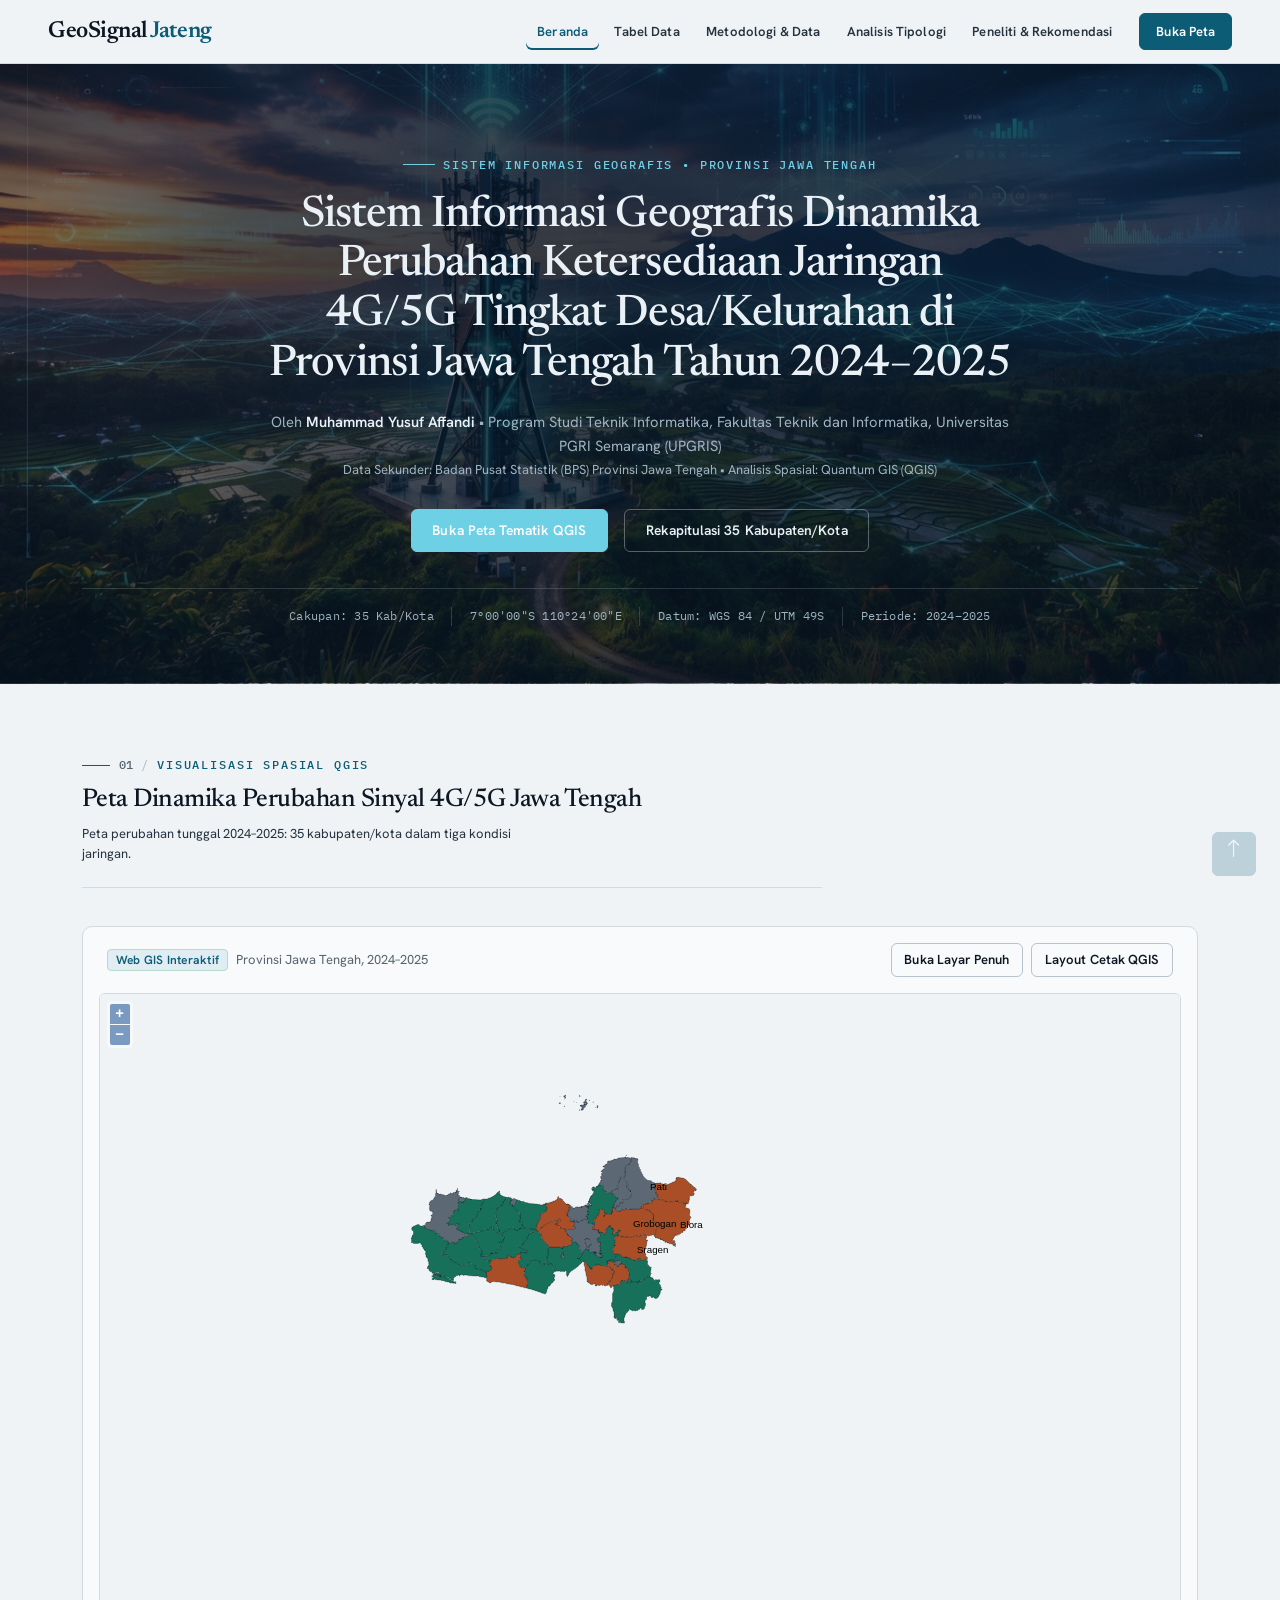
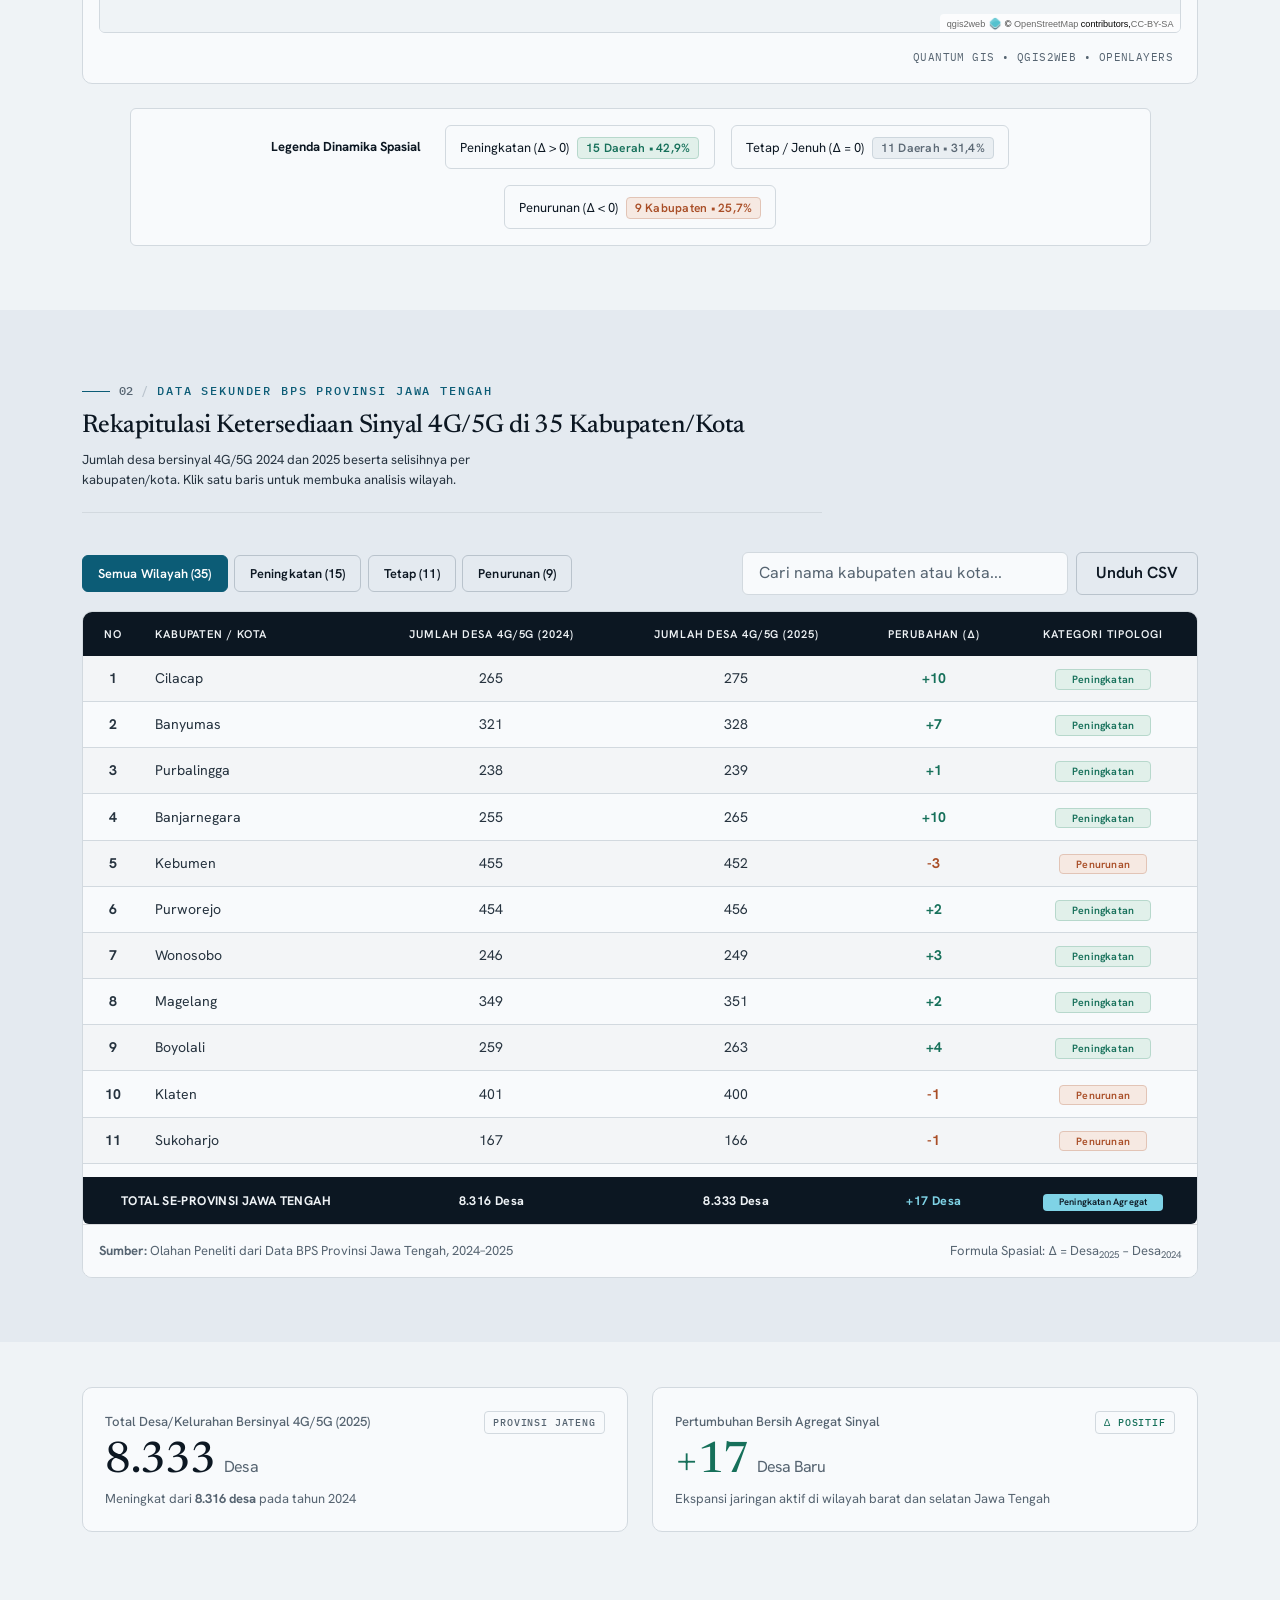
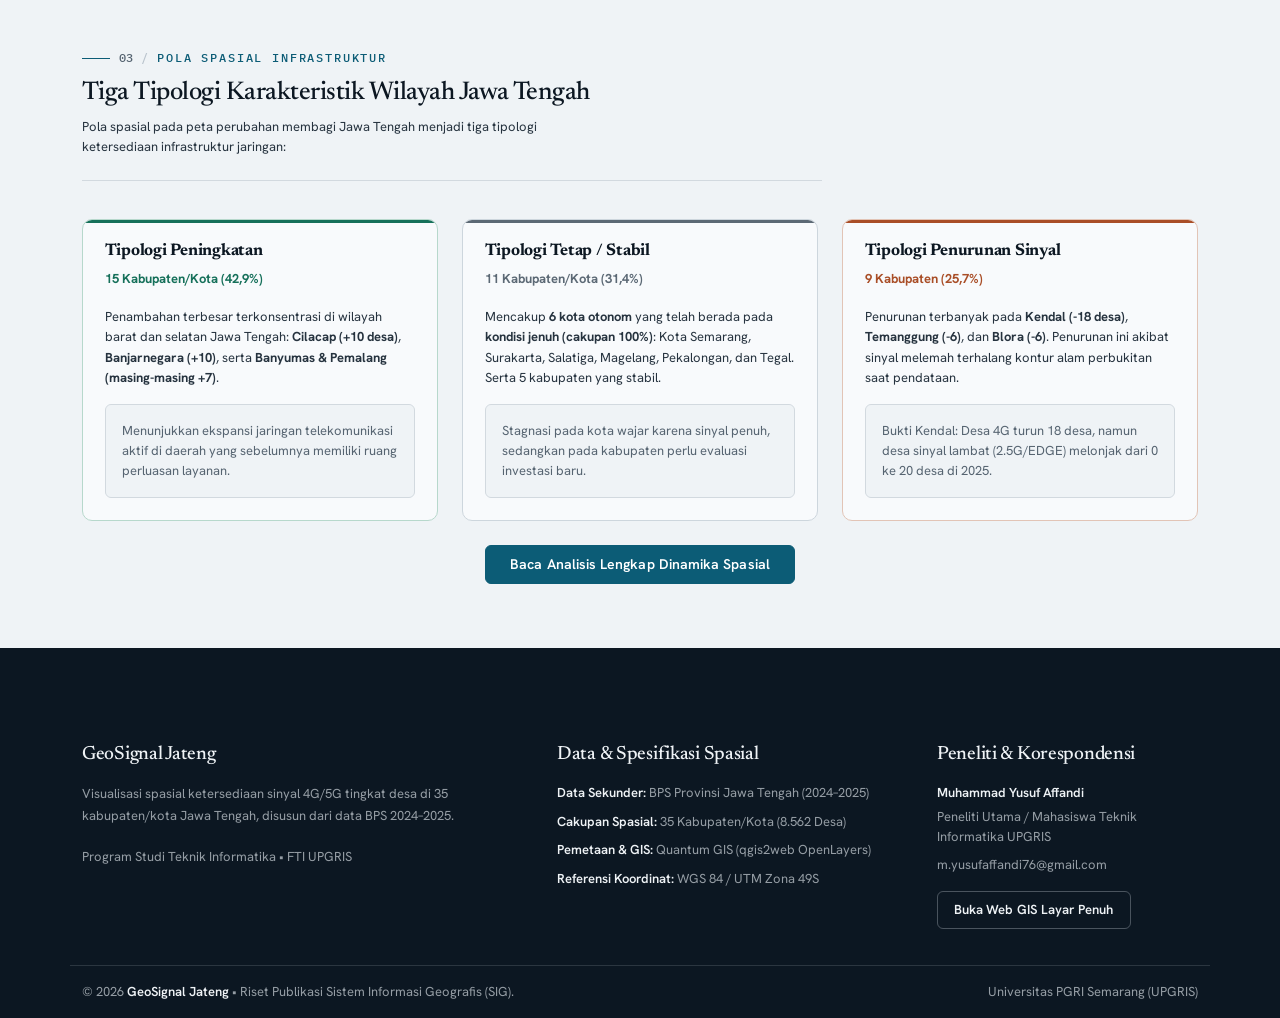
<file: index.html>
<!DOCTYPE html>
<html lang="id">

<head>
    <meta charset="utf-8">
    <title>GeoSignal Jateng - SIG Dinamika Perubahan Jaringan 4G/5G Jawa Tengah (2024-2025)</title>
    <meta content="width=device-width, initial-scale=1.0" name="viewport">
    <meta content="Sistem Informasi Geografis, SIG 4G 5G, Jawa Tengah, QGIS, BPS Jateng, Dinamika Sinyal" name="keywords">
    <meta content="Visualisasi spasial perubahan ketersediaan jaringan sinyal 4G/5G tingkat desa/kelurahan di 35 Kabupaten/Kota Provinsi Jawa Tengah tahun 2024-2025 berbasis QGIS." name="description">

    <!-- Favicon -->
    <link href="img/favicon.svg" rel="icon" type="image/svg+xml">

    <!-- Editorial Kartografi: serif display + grotesk + mono -->
    <link rel="preconnect" href="https://fonts.googleapis.com">
    <link rel="preconnect" href="https://fonts.gstatic.com" crossorigin>
    <link href="https://fonts.googleapis.com/css2?family=Newsreader:opsz,wght@6..72,400..600&family=Hanken+Grotesk:wght@400..600&family=IBM+Plex+Mono:wght@400;500&display=swap" rel="stylesheet">

    <!-- Icon Font Stylesheet -->
    <link href="https://cdnjs.cloudflare.com/ajax/libs/font-awesome/5.10.0/css/all.min.css" rel="stylesheet">
    <link href="https://cdn.jsdelivr.net/npm/bootstrap-icons@1.4.1/font/bootstrap-icons.css" rel="stylesheet">

    <!-- Customized Bootstrap Stylesheet -->
    <link href="css/bootstrap.min.css" rel="stylesheet">

    <!-- Editorial stylesheet (layered over Bootstrap) -->
    <link href="css/editorial.css" rel="stylesheet">
</head>

<body>

    <!-- Navbar Start -->
    <nav class="navbar navbar-expand-lg bg-white navbar-light sticky-top px-4 px-lg-5 py-lg-0 shadow-sm">
        <a href="index.html" class="navbar-brand d-flex align-items-center">
            <h2 class="m-0 fw-bold">
                GeoSignal <span class="text-primary">Jateng</span>
            </h2>
        </a>
        <button type="button" class="navbar-toggler" data-bs-toggle="collapse" data-bs-target="#navbarCollapse">
            <span class="navbar-toggler-icon"></span>
        </button>
        <div class="collapse navbar-collapse" id="navbarCollapse">
            <div class="navbar-nav ms-auto py-3 py-lg-0">
                <a href="index.html" class="nav-item nav-link active">Beranda</a>
                <a href="#tabel-section" class="nav-item nav-link">Tabel Data</a>
                <a href="about.html" class="nav-item nav-link">Metodologi &amp; Data</a>
                <a href="analisis.html" class="nav-item nav-link">Analisis Tipologi</a>
                <a href="contact.html" class="nav-item nav-link">Peneliti &amp; Rekomendasi</a>
            </div>
            <a href="peta/index.html" target="_blank" class="btn btn-primary py-2 px-4 d-none d-lg-block ms-3">
                Buka Peta
            </a>
        </div>
    </nav>
    <!-- Navbar End -->


    <!-- Hero Banner Start (Authentic Academic GIS & Cartographic Extent) -->
    <div class="container-fluid hero-academic-gis py-5 mb-5 wow fadeIn" data-wow-delay="0.1s">
        <div class="container text-center position-relative" style="z-index: 2;">
            <!-- Metadata Subjek & Wilayah -->
            <div class="hero-gis-meta">
                Sistem Informasi Geografis &bull; Provinsi Jawa Tengah
            </div>

            <!-- Judul Artikel: Ukuran Proporsional, Solid & Bebas Efek AI Slop -->
            <h1 class="hero-academic-title">
                Sistem Informasi Geografis Dinamika Perubahan Ketersediaan Jaringan 4G/5G Tingkat Desa/Kelurahan di Provinsi Jawa Tengah Tahun 2024&ndash;2025
            </h1>

            <!-- Penulis & Sumber Data Ilmiah -->
            <p class="hero-author-text">
                Oleh <strong>Muhammad Yusuf Affandi</strong> &bull; Program Studi Teknik Informatika, Fakultas Teknik dan Informatika, Universitas PGRI Semarang (UPGRIS)
                <br>
                <span class="text-secondary small">Data Sekunder: Badan Pusat Statistik (BPS) Provinsi Jawa Tengah &bull; Analisis Spasial: Quantum GIS (QGIS)</span>
            </p>

            <!-- 2 Tombol Aksi Fungsional & Minimalis -->
            <div class="d-flex justify-content-center flex-wrap gap-3">
                <a href="#peta-section" class="btn btn-gis-primary">
                    Buka Peta Tematik QGIS
                </a>
                <a href="#tabel-section" class="btn btn-gis-outline">
                    Rekapitulasi 35 Kabupaten/Kota
                </a>
            </div>

            <!-- Strip Koordinat Geospasial Asli Jawa Tengah -->
            <div class="hero-spatial-strip">
                <span>Cakupan: 35 Kab/Kota</span>
                <span>7&deg;00'00"S 110&deg;24'00"E</span>
                <span>Datum: WGS 84 / UTM 49S</span>
                <span>Periode: 2024&ndash;2025</span>
            </div>
        </div>
    </div>
    <!-- Hero Banner End -->


    <!-- Interactive Map Section Start -->
    <div id="peta-section" class="container-xxl py-5">
        <div class="container">
            <div class="text-center mx-auto mb-4 wow fadeInUp" data-wow-delay="0.1s" style="max-width: 760px;">
                <span class="section-kicker"><span class="section-index">01</span>Visualisasi Spasial QGIS</span>
                <h2 class="display-6 fw-bold text-dark">Peta Dinamika Perubahan Sinyal 4G/5G Jawa Tengah</h2>
                <p class="text-secondary small mb-0">
                    Peta perubahan tunggal 2024&ndash;2025: 35 kabupaten/kota dalam tiga kondisi jaringan.
                </p>
            </div>

            <!-- Wadah Peta Tematik (Iframe Web GIS qgis2web OpenLayers) -->
            <div class="row justify-content-center wow fadeInUp" data-wow-delay="0.2s">
                <div class="col-lg-12">
                    <div class="map-frame-box p-3">
                        <div class="d-flex justify-content-between align-items-center mb-3 px-2 flex-wrap gap-2">
                            <div class="d-flex align-items-center gap-2 flex-wrap">
                                <span class="badge bg-primary">Web GIS Interaktif</span>
                                <span class="small text-muted">Provinsi Jawa Tengah, 2024&ndash;2025</span>
                            </div>
                            <div class="d-flex align-items-center gap-2">
                                <a href="peta/index.html" target="_blank" class="btn btn-sm btn-outline-primary" title="Buka peta interaktif di tab baru">
                                    Buka Layar Penuh
                                </a>
                                <button class="btn btn-sm btn-outline-secondary" data-bs-toggle="modal" data-bs-target="#mapZoomModal" title="Lihat gambar layout cetak resmi">
                                    Layout Cetak QGIS
                                </button>
                            </div>
                        </div>

                        <!-- Iframe Peta Interaktif qgis2web -->
                        <div class="position-relative overflow-hidden rounded-3 border bg-light shadow-sm map-embed">
                            <iframe src="peta/index.html" class="w-100 h-100 border-0" title="Peta Interaktif Dinamika Sinyal 4G/5G Jawa Tengah" allowfullscreen></iframe>
                        </div>

                        <div class="d-flex justify-content-end align-items-center mt-3 px-2 map-credit">
                            <span>Quantum GIS &bull; qgis2web &bull; OpenLayers</span>
                        </div>
                    </div>
                </div>
            </div>

            <!-- Legenda Resmi (Ditempatkan di Bawah Peta - Standar Kartografi) -->
            <div class="row justify-content-center mt-4 wow fadeInUp" data-wow-delay="0.3s">
                <div class="col-lg-11">
                    <div class="card border-0 shadow-sm p-3 bg-white rounded-3">
                        <div class="d-flex flex-wrap justify-content-center align-items-center gap-3">
                            <span class="fw-bold text-dark me-2 small">
                                Legenda Dinamika Spasial
                            </span>
                            <div class="legend-pill-card">
                                <span class="legend-indicator-dot dot-peningkatan"></span>
                                <span class="small text-dark fw-semibold">Peningkatan (&Delta; &gt; 0)</span>
                                <span class="badge badge-peningkatan ms-1">15 Daerah &bull; 42,9%</span>
                            </div>
                            <div class="legend-pill-card">
                                <span class="legend-indicator-dot dot-tetap"></span>
                                <span class="small text-dark fw-semibold">Tetap / Jenuh (&Delta; = 0)</span>
                                <span class="badge badge-tetap ms-1">11 Daerah &bull; 31,4%</span>
                            </div>
                            <div class="legend-pill-card">
                                <span class="legend-indicator-dot dot-penurunan"></span>
                                <span class="small text-dark fw-semibold">Penurunan (&Delta; &lt; 0)</span>
                                <span class="badge badge-penurunan ms-1">9 Kabupaten &bull; 25,7%</span>
                            </div>
                        </div>
                    </div>
                </div>
            </div>
        </div>
    </div>
    <!-- Interactive Map Section End -->


    <!-- Interactive Data Table Section Start -->
    <div id="tabel-section" class="container-xxl py-5 bg-light">
        <div class="container">
            <div class="text-center mx-auto mb-4 wow fadeInUp" data-wow-delay="0.1s" style="max-width: 760px;">
                <span class="section-kicker"><span class="section-index">02</span>Data Sekunder BPS Provinsi Jawa Tengah</span>
                <h2 class="display-6 fw-bold text-dark">Rekapitulasi Ketersediaan Sinyal 4G/5G di 35 Kabupaten/Kota</h2>
                <p class="text-secondary small mb-0">
                    Jumlah desa bersinyal 4G/5G 2024 dan 2025 beserta selisihnya per kabupaten/kota. Klik satu baris untuk membuka analisis wilayah.
                </p>
            </div>

            <!-- Kontrol Filter & Pencarian -->
            <div class="row align-items-center mb-3 g-3 wow fadeInUp" data-wow-delay="0.2s">
                <div class="col-md-7">
                    <div class="filter-btn-group d-flex flex-wrap gap-2">
                        <button type="button" class="btn btn-filter-status active btn-primary" data-filter="all">
                            Semua Wilayah (<span id="visible-row-count">35</span>)
                        </button>
                        <button type="button" class="btn btn-filter-status btn-outline-primary" data-filter="peningkatan">
                            Peningkatan (15)
                        </button>
                        <button type="button" class="btn btn-filter-status btn-outline-primary" data-filter="tetap">
                            Tetap (11)
                        </button>
                        <button type="button" class="btn btn-filter-status btn-outline-primary" data-filter="penurunan">
                            Penurunan (9)
                        </button>
                    </div>
                </div>
                <div class="col-md-5 d-flex gap-2">
                    <div class="input-group">
                        <input type="text" id="table-search-input" class="form-control ps-3" placeholder="Cari nama kabupaten atau kota...">
                    </div>
                    <button class="btn btn-outline-success text-nowrap" id="btn-export-csv" title="Unduh Tabel Data CSV">
                        Unduh CSV
                    </button>
                </div>
            </div>

            <!-- Tabel Data -->
            <div class="card border-0 shadow-sm rounded-4 overflow-hidden wow fadeInUp" data-wow-delay="0.3s">
                <div class="table-responsive">
                    <table class="table table-striped table-hover table-geosignal mb-0 align-middle" id="table-35-jateng">
                        <thead>
                            <tr>
                                <th class="text-center" style="width: 60px;">No</th>
                                <th>Kabupaten / Kota</th>
                                <th class="text-center">Jumlah Desa 4G/5G (2024)</th>
                                <th class="text-center">Jumlah Desa 4G/5G (2025)</th>
                                <th class="text-center">Perubahan (&Delta;)</th>
                                <th class="text-center">Kategori Tipologi</th>
                            </tr>
                        </thead>
                        <tbody id="data-table-body">
                            <tr data-status="peningkatan">
                                <td class="text-center fw-bold">1</td>
                                <td class="fw-semibold">Cilacap</td>
                                <td class="text-center">265</td>
                                <td class="text-center">275</td>
                                <td class="text-center fw-bold text-peningkatan">+10</td>
                                <td class="text-center"><span class="badge badge-peningkatan px-3 py-1">Peningkatan</span></td>
                            </tr>
                            <tr data-status="peningkatan">
                                <td class="text-center fw-bold">2</td>
                                <td class="fw-semibold">Banyumas</td>
                                <td class="text-center">321</td>
                                <td class="text-center">328</td>
                                <td class="text-center fw-bold text-peningkatan">+7</td>
                                <td class="text-center"><span class="badge badge-peningkatan px-3 py-1">Peningkatan</span></td>
                            </tr>
                            <tr data-status="peningkatan">
                                <td class="text-center fw-bold">3</td>
                                <td class="fw-semibold">Purbalingga</td>
                                <td class="text-center">238</td>
                                <td class="text-center">239</td>
                                <td class="text-center fw-bold text-peningkatan">+1</td>
                                <td class="text-center"><span class="badge badge-peningkatan px-3 py-1">Peningkatan</span></td>
                            </tr>
                            <tr data-status="peningkatan">
                                <td class="text-center fw-bold">4</td>
                                <td class="fw-semibold">Banjarnegara</td>
                                <td class="text-center">255</td>
                                <td class="text-center">265</td>
                                <td class="text-center fw-bold text-peningkatan">+10</td>
                                <td class="text-center"><span class="badge badge-peningkatan px-3 py-1">Peningkatan</span></td>
                            </tr>
                            <tr data-status="penurunan">
                                <td class="text-center fw-bold">5</td>
                                <td class="fw-semibold">Kebumen</td>
                                <td class="text-center">455</td>
                                <td class="text-center">452</td>
                                <td class="text-center fw-bold text-penurunan">-3</td>
                                <td class="text-center"><span class="badge badge-penurunan px-3 py-1">Penurunan</span></td>
                            </tr>
                            <tr data-status="peningkatan">
                                <td class="text-center fw-bold">6</td>
                                <td class="fw-semibold">Purworejo</td>
                                <td class="text-center">454</td>
                                <td class="text-center">456</td>
                                <td class="text-center fw-bold text-peningkatan">+2</td>
                                <td class="text-center"><span class="badge badge-peningkatan px-3 py-1">Peningkatan</span></td>
                            </tr>
                            <tr data-status="peningkatan">
                                <td class="text-center fw-bold">7</td>
                                <td class="fw-semibold">Wonosobo</td>
                                <td class="text-center">246</td>
                                <td class="text-center">249</td>
                                <td class="text-center fw-bold text-peningkatan">+3</td>
                                <td class="text-center"><span class="badge badge-peningkatan px-3 py-1">Peningkatan</span></td>
                            </tr>
                            <tr data-status="peningkatan">
                                <td class="text-center fw-bold">8</td>
                                <td class="fw-semibold">Magelang</td>
                                <td class="text-center">349</td>
                                <td class="text-center">351</td>
                                <td class="text-center fw-bold text-peningkatan">+2</td>
                                <td class="text-center"><span class="badge badge-peningkatan px-3 py-1">Peningkatan</span></td>
                            </tr>
                            <tr data-status="peningkatan">
                                <td class="text-center fw-bold">9</td>
                                <td class="fw-semibold">Boyolali</td>
                                <td class="text-center">259</td>
                                <td class="text-center">263</td>
                                <td class="text-center fw-bold text-peningkatan">+4</td>
                                <td class="text-center"><span class="badge badge-peningkatan px-3 py-1">Peningkatan</span></td>
                            </tr>
                            <tr data-status="penurunan">
                                <td class="text-center fw-bold">10</td>
                                <td class="fw-semibold">Klaten</td>
                                <td class="text-center">401</td>
                                <td class="text-center">400</td>
                                <td class="text-center fw-bold text-penurunan">-1</td>
                                <td class="text-center"><span class="badge badge-penurunan px-3 py-1">Penurunan</span></td>
                            </tr>
                            <tr data-status="penurunan">
                                <td class="text-center fw-bold">11</td>
                                <td class="fw-semibold">Sukoharjo</td>
                                <td class="text-center">167</td>
                                <td class="text-center">166</td>
                                <td class="text-center fw-bold text-penurunan">-1</td>
                                <td class="text-center"><span class="badge badge-penurunan px-3 py-1">Penurunan</span></td>
                            </tr>
                            <tr data-status="peningkatan">
                                <td class="text-center fw-bold">12</td>
                                <td class="fw-semibold">Wonogiri</td>
                                <td class="text-center">280</td>
                                <td class="text-center">282</td>
                                <td class="text-center fw-bold text-peningkatan">+2</td>
                                <td class="text-center"><span class="badge badge-peningkatan px-3 py-1">Peningkatan</span></td>
                            </tr>
                            <tr data-status="peningkatan">
                                <td class="text-center fw-bold">13</td>
                                <td class="fw-semibold">Karanganyar</td>
                                <td class="text-center">175</td>
                                <td class="text-center">177</td>
                                <td class="text-center fw-bold text-peningkatan">+2</td>
                                <td class="text-center"><span class="badge badge-peningkatan px-3 py-1">Peningkatan</span></td>
                            </tr>
                            <tr data-status="penurunan">
                                <td class="text-center fw-bold">14</td>
                                <td class="fw-semibold">Sragen</td>
                                <td class="text-center">207</td>
                                <td class="text-center">206</td>
                                <td class="text-center fw-bold text-penurunan">-1</td>
                                <td class="text-center"><span class="badge badge-penurunan px-3 py-1">Penurunan</span></td>
                            </tr>
                            <tr data-status="penurunan">
                                <td class="text-center fw-bold">15</td>
                                <td class="fw-semibold">Grobogan</td>
                                <td class="text-center">275</td>
                                <td class="text-center">274</td>
                                <td class="text-center fw-bold text-penurunan">-1</td>
                                <td class="text-center"><span class="badge badge-penurunan px-3 py-1">Penurunan</span></td>
                            </tr>
                            <tr data-status="penurunan">
                                <td class="text-center fw-bold">16</td>
                                <td class="fw-semibold">Blora</td>
                                <td class="text-center">290</td>
                                <td class="text-center">284</td>
                                <td class="text-center fw-bold text-penurunan">-6</td>
                                <td class="text-center"><span class="badge badge-penurunan px-3 py-1">Penurunan</span></td>
                            </tr>
                            <tr data-status="penurunan">
                                <td class="text-center fw-bold">17</td>
                                <td class="fw-semibold">Rembang</td>
                                <td class="text-center">294</td>
                                <td class="text-center">290</td>
                                <td class="text-center fw-bold text-penurunan">-4</td>
                                <td class="text-center"><span class="badge badge-penurunan px-3 py-1">Penurunan</span></td>
                            </tr>
                            <tr data-status="tetap">
                                <td class="text-center fw-bold">18</td>
                                <td class="fw-semibold">Pati</td>
                                <td class="text-center">402</td>
                                <td class="text-center">402</td>
                                <td class="text-center fw-bold text-tetap">0</td>
                                <td class="text-center"><span class="badge badge-tetap px-3 py-1">Tetap</span></td>
                            </tr>
                            <tr data-status="tetap">
                                <td class="text-center fw-bold">19</td>
                                <td class="fw-semibold">Kudus</td>
                                <td class="text-center">132</td>
                                <td class="text-center">132</td>
                                <td class="text-center fw-bold text-tetap">0</td>
                                <td class="text-center"><span class="badge badge-tetap px-3 py-1">Tetap</span></td>
                            </tr>
                            <tr data-status="tetap">
                                <td class="text-center fw-bold">20</td>
                                <td class="fw-semibold">Jepara</td>
                                <td class="text-center">193</td>
                                <td class="text-center">193</td>
                                <td class="text-center fw-bold text-tetap">0</td>
                                <td class="text-center"><span class="badge badge-tetap px-3 py-1">Tetap</span></td>
                            </tr>
                            <tr data-status="peningkatan">
                                <td class="text-center fw-bold">21</td>
                                <td class="fw-semibold">Demak</td>
                                <td class="text-center">247</td>
                                <td class="text-center">249</td>
                                <td class="text-center fw-bold text-peningkatan">+2</td>
                                <td class="text-center"><span class="badge badge-peningkatan px-3 py-1">Peningkatan</span></td>
                            </tr>
                            <tr data-status="tetap">
                                <td class="text-center fw-bold">22</td>
                                <td class="fw-semibold">Semarang</td>
                                <td class="text-center">231</td>
                                <td class="text-center">231</td>
                                <td class="text-center fw-bold text-tetap">0</td>
                                <td class="text-center"><span class="badge badge-tetap px-3 py-1">Tetap</span></td>
                            </tr>
                            <tr data-status="penurunan">
                                <td class="text-center fw-bold">23</td>
                                <td class="fw-semibold">Temanggung</td>
                                <td class="text-center">276</td>
                                <td class="text-center">270</td>
                                <td class="text-center fw-bold text-penurunan">-6</td>
                                <td class="text-center"><span class="badge badge-penurunan px-3 py-1">Penurunan</span></td>
                            </tr>
                            <tr data-status="penurunan">
                                <td class="text-center fw-bold">24</td>
                                <td class="fw-semibold">Kendal</td>
                                <td class="text-center">281</td>
                                <td class="text-center">263</td>
                                <td class="text-center fw-bold text-penurunan">-18</td>
                                <td class="text-center"><span class="badge badge-penurunan px-3 py-1">Penurunan</span></td>
                            </tr>
                            <tr data-status="peningkatan">
                                <td class="text-center fw-bold">25</td>
                                <td class="fw-semibold">Batang</td>
                                <td class="text-center">241</td>
                                <td class="text-center">244</td>
                                <td class="text-center fw-bold text-peningkatan">+3</td>
                                <td class="text-center"><span class="badge badge-peningkatan px-3 py-1">Peningkatan</span></td>
                            </tr>
                            <tr data-status="peningkatan">
                                <td class="text-center fw-bold">26</td>
                                <td class="fw-semibold">Pekalongan</td>
                                <td class="text-center">277</td>
                                <td class="text-center">279</td>
                                <td class="text-center fw-bold text-peningkatan">+2</td>
                                <td class="text-center"><span class="badge badge-peningkatan px-3 py-1">Peningkatan</span></td>
                            </tr>
                            <tr data-status="peningkatan">
                                <td class="text-center fw-bold">27</td>
                                <td class="fw-semibold">Pemalang</td>
                                <td class="text-center">212</td>
                                <td class="text-center">219</td>
                                <td class="text-center fw-bold text-peningkatan">+7</td>
                                <td class="text-center"><span class="badge badge-peningkatan px-3 py-1">Peningkatan</span></td>
                            </tr>
                            <tr data-status="peningkatan">
                                <td class="text-center fw-bold">28</td>
                                <td class="fw-semibold">Tegal</td>
                                <td class="text-center">282</td>
                                <td class="text-center">283</td>
                                <td class="text-center fw-bold text-peningkatan">+1</td>
                                <td class="text-center"><span class="badge badge-peningkatan px-3 py-1">Peningkatan</span></td>
                            </tr>
                            <tr data-status="tetap">
                                <td class="text-center fw-bold">29</td>
                                <td class="fw-semibold">Brebes</td>
                                <td class="text-center">287</td>
                                <td class="text-center">287</td>
                                <td class="text-center fw-bold text-tetap">0</td>
                                <td class="text-center"><span class="badge badge-tetap px-3 py-1">Tetap</span></td>
                            </tr>
                            <tr data-status="tetap">
                                <td class="text-center fw-bold">30</td>
                                <td class="fw-semibold">Kota Magelang</td>
                                <td class="text-center">17</td>
                                <td class="text-center">17</td>
                                <td class="text-center fw-bold text-tetap">0</td>
                                <td class="text-center"><span class="badge badge-tetap px-3 py-1">Tetap</span></td>
                            </tr>
                            <tr data-status="tetap">
                                <td class="text-center fw-bold">31</td>
                                <td class="fw-semibold">Kota Surakarta</td>
                                <td class="text-center">54</td>
                                <td class="text-center">54</td>
                                <td class="text-center fw-bold text-tetap">0</td>
                                <td class="text-center"><span class="badge badge-tetap px-3 py-1">Tetap</span></td>
                            </tr>
                            <tr data-status="tetap">
                                <td class="text-center fw-bold">32</td>
                                <td class="fw-semibold">Kota Salatiga</td>
                                <td class="text-center">23</td>
                                <td class="text-center">23</td>
                                <td class="text-center fw-bold text-tetap">0</td>
                                <td class="text-center"><span class="badge badge-tetap px-3 py-1">Tetap</span></td>
                            </tr>
                            <tr data-status="tetap">
                                <td class="text-center fw-bold">33</td>
                                <td class="fw-semibold">Kota Semarang</td>
                                <td class="text-center">177</td>
                                <td class="text-center">177</td>
                                <td class="text-center fw-bold text-tetap">0</td>
                                <td class="text-center"><span class="badge badge-tetap px-3 py-1">Tetap</span></td>
                            </tr>
                            <tr data-status="tetap">
                                <td class="text-center fw-bold">34</td>
                                <td class="fw-semibold">Kota Pekalongan</td>
                                <td class="text-center">26</td>
                                <td class="text-center">26</td>
                                <td class="text-center fw-bold text-tetap">0</td>
                                <td class="text-center"><span class="badge badge-tetap px-3 py-1">Tetap</span></td>
                            </tr>
                            <tr data-status="tetap">
                                <td class="text-center fw-bold">35</td>
                                <td class="fw-semibold">Kota Tegal</td>
                                <td class="text-center">27</td>
                                <td class="text-center">27</td>
                                <td class="text-center fw-bold text-tetap">0</td>
                                <td class="text-center"><span class="badge badge-tetap px-3 py-1">Tetap</span></td>
                            </tr>
                            <tr id="table-no-data" style="display: none;">
                                <td colspan="6" class="text-center py-4 text-muted">
                                    Tidak ditemukan kabupaten/kota yang sesuai dengan kriteria pencarian Anda.
                                </td>
                            </tr>
                        </tbody>
                        <tfoot class="table-dark">
                            <tr>
                                <th colspan="2" class="text-center">TOTAL SE-PROVINSI JAWA TENGAH</th>
                                <th class="text-center">8.316 Desa</th>
                                <th class="text-center">8.333 Desa</th>
                                <th class="text-center text-success">+17 Desa</th>
                                <th class="text-center"><span class="badge bg-success px-3 py-1">Peningkatan Agregat</span></th>
                            </tr>
                        </tfoot>
                    </table>
                </div>
                <div class="card-footer bg-white p-3 text-muted small d-flex justify-content-between flex-wrap gap-2">
                    <span><strong>Sumber:</strong> Olahan Peneliti dari Data BPS Provinsi Jawa Tengah, 2024–2025</span>
                    <span>Formula Spasial: &Delta; = Desa<sub>2025</sub> &minus; Desa<sub>2024</sub></span>
                </div>
            </div>
        </div>
    </div>
    <!-- Interactive Data Table Section End -->


    <!-- Key Metrics / Fact Counter Start -->
    <div id="metrik-section" class="container-xxl py-4">
        <div class="container">
            <div class="row g-4">
                <!-- Metrik 1: Total Desa 4G/5G 2025 -->
                <div class="col-lg-6 wow fadeInUp" data-wow-delay="0.1s">
                    <div class="metric-card-modern border-accent-primary h-100 d-flex align-items-center p-4">
                        <div class="flex-grow-1">
                            <div class="d-flex justify-content-between align-items-baseline mb-1">
                                <span class="metric-label mb-0">Total Desa/Kelurahan Bersinyal 4G/5G (2025)</span>
                                <span class="metric-pill-tag bg-primary bg-opacity-10 text-primary">Provinsi Jateng</span>
                            </div>
                            <div class="metric-val-large text-dark mb-1">8.333 <span class="fs-6 fw-normal text-muted">Desa</span></div>
                            <div class="text-muted small">
                                Meningkat dari <strong>8.316 desa</strong> pada tahun 2024
                            </div>
                        </div>
                    </div>
                </div>

                <!-- Metrik 2: Pertumbuhan Agregat Bersih -->
                <div class="col-lg-6 wow fadeInUp" data-wow-delay="0.2s">
                    <div class="metric-card-modern border-accent-success h-100 d-flex align-items-center p-4">
                        <div class="flex-grow-1">
                            <div class="d-flex justify-content-between align-items-baseline mb-1">
                                <span class="metric-label mb-0">Pertumbuhan Bersih Agregat Sinyal</span>
                                <span class="metric-pill-tag bg-success bg-opacity-10 text-success">&Delta; Positif</span>
                            </div>
                            <div class="metric-val-large text-success mb-1">+17 <span class="fs-6 fw-normal text-muted">Desa Baru</span></div>
                            <div class="text-muted small">
                                Ekspansi jaringan aktif di wilayah barat dan selatan Jawa Tengah
                            </div>
                        </div>
                    </div>
                </div>
            </div>
        </div>
    </div>
    <!-- Key Metrics End -->


    <!-- 3 Tipologi Wilayah Highlight Start -->
    <div id="tipologi-section" class="container-xxl py-5">
        <div class="container">
            <div class="text-center mx-auto mb-4 wow fadeInUp" data-wow-delay="0.1s" style="max-width: 760px;">
                <span class="section-kicker"><span class="section-index">03</span>Pola Spasial Infrastruktur</span>
                <h2 class="display-6 fw-bold text-dark">Tiga Tipologi Karakteristik Wilayah Jawa Tengah</h2>
                <p class="text-secondary small mb-0">
                    Pola spasial pada peta perubahan membagi Jawa Tengah menjadi tiga tipologi ketersediaan infrastruktur jaringan:
                </p>
            </div>

            <div class="row g-4">
                <!-- Tipologi 1: Peningkatan -->
                <div class="col-lg-4 col-md-6 wow fadeInUp" data-wow-delay="0.1s">
                    <div class="callout-card callout-peningkatan h-100 p-4 shadow-sm">
                        <div class="mb-3">
                            <h5 class="fw-bold text-dark mb-1">Tipologi Peningkatan</h5>
                            <small class="text-peningkatan fw-bold">15 Kabupaten/Kota (42,9%)</small>
                        </div>
                        <p class="text-secondary small mb-3 leading-normal">
                            Penambahan terbesar terkonsentrasi di wilayah barat dan selatan Jawa Tengah: <strong>Cilacap (+10 desa)</strong>, <strong>Banjarnegara (+10)</strong>, serta <strong>Banyumas &amp; Pemalang (masing-masing +7)</strong>.
                        </p>
                        <div class="bg-white border p-3 rounded-2 small text-muted">
                            Menunjukkan ekspansi jaringan telekomunikasi aktif di daerah yang sebelumnya memiliki ruang perluasan layanan.
                        </div>
                    </div>
                </div>

                <!-- Tipologi 2: Tetap / Stagnan -->
                <div class="col-lg-4 col-md-6 wow fadeInUp" data-wow-delay="0.2s">
                    <div class="callout-card callout-tetap h-100 p-4 shadow-sm">
                        <div class="mb-3">
                            <h5 class="fw-bold text-dark mb-1">Tipologi Tetap / Stabil</h5>
                            <small class="text-tetap fw-bold">11 Kabupaten/Kota (31,4%)</small>
                        </div>
                        <p class="text-secondary small mb-3 leading-normal">
                            Mencakup <strong>6 kota otonom</strong> yang telah berada pada <strong>kondisi jenuh (cakupan 100%)</strong>: Kota Semarang, Surakarta, Salatiga, Magelang, Pekalongan, dan Tegal. Serta 5 kabupaten yang stabil.
                        </p>
                        <div class="bg-white border p-3 rounded-2 small text-muted">
                            Stagnasi pada kota wajar karena sinyal penuh, sedangkan pada kabupaten perlu evaluasi investasi baru.
                        </div>
                    </div>
                </div>

                <!-- Tipologi 3: Penurunan & Kasus Kendal -->
                <div class="col-lg-4 col-md-6 wow fadeInUp" data-wow-delay="0.3s">
                    <div class="callout-card callout-penurunan h-100 p-4 shadow-sm">
                        <div class="mb-3">
                            <h5 class="fw-bold text-dark mb-1">Tipologi Penurunan Sinyal</h5>
                            <small class="text-penurunan fw-bold">9 Kabupaten (25,7%)</small>
                        </div>
                        <p class="text-secondary small mb-3 leading-normal">
                            Penurunan terbanyak pada <strong>Kendal (-18 desa)</strong>, <strong>Temanggung (-6)</strong>, dan <strong>Blora (-6)</strong>. Penurunan ini akibat sinyal melemah terhalang kontur alam perbukitan saat pendataan.
                        </p>
                        <div class="bg-white border p-3 rounded-2 small text-muted">
                            Bukti Kendal: Desa 4G turun 18 desa, namun desa sinyal lambat (2.5G/EDGE) melonjak dari 0 ke 20 desa di 2025.
                        </div>
                    </div>
                </div>
            </div>

            <!-- CTA Menuju Halaman Analisis Lengkap -->
            <div class="text-center mt-4">
                <a href="analisis.html" class="btn btn-primary py-2 px-4 shadow-sm" style="font-size: 0.88rem; font-weight: 600;">
                    Baca Analisis Lengkap Dinamika Spasial
                </a>
            </div>
        </div>
    </div>
    <!-- 3 Tipologi Wilayah End -->


    <!-- Footer Start -->
    <div id="site-footer" class="container-fluid bg-dark text-light footer pt-5 wow fadeIn" data-wow-delay="0.1s">
        <div class="container py-5">
            <div class="row g-4 justify-content-between">
                <!-- Kolom 1: Identitas Riset & Brand -->
                <div class="col-lg-5 col-md-12">
                    <h4 class="text-white mb-3">
                        GeoSignal Jateng
                    </h4>
                    <p class="small text-secondary mb-3 leading-relaxed">
                        Visualisasi spasial ketersediaan sinyal 4G/5G tingkat desa di 35 kabupaten/kota Jawa Tengah, disusun dari data BPS 2024&ndash;2025.
                    </p>
                    <div class="d-inline-flex align-items-center px-0 py-1 text-muted small">
                        <span>Program Studi Teknik Informatika &bull; FTI UPGRIS</span>
                    </div>
                </div>

                <!-- Kolom 2: Sumber Data & Spesifikasi Geospasial -->
                <div class="col-lg-4 col-md-6">
                    <h5 class="text-light mb-3">Data &amp; Spesifikasi Spasial</h5>
                    <ul class="list-unstyled small text-secondary mb-0">
                        <li class="mb-2">
                            <strong>Data Sekunder:</strong> BPS Provinsi Jawa Tengah (2024–2025)
                        </li>
                        <li class="mb-2">
                            <strong>Cakupan Spasial:</strong> 35 Kabupaten/Kota (8.562 Desa)
                        </li>
                        <li class="mb-2">
                            <strong>Pemetaan &amp; GIS:</strong> Quantum GIS (qgis2web OpenLayers)
                        </li>
                        <li class="mb-0">
                            <strong>Referensi Koordinat:</strong> WGS 84 / UTM Zona 49S
                        </li>
                    </ul>
                </div>

                <!-- Kolom 3: Peneliti & Korespondensi -->
                <div class="col-lg-3 col-md-6">
                    <h5 class="text-light mb-3">Peneliti &amp; Korespondensi</h5>
                    <p class="small text-secondary mb-2">
                        <strong class="text-light d-block mb-1">Muhammad Yusuf Affandi</strong>
                        Peneliti Utama / Mahasiswa Teknik Informatika UPGRIS
                    </p>
                    <p class="small text-secondary mb-3">
                        <a href="mailto:m.yusufaffandi76@gmail.com" class="text-secondary text-decoration-none">m.yusufaffandi76@gmail.com</a>
                    </p>
                    <a href="peta/index.html" target="_blank" class="btn btn-sm btn-outline-primary py-2 px-3">
                        Buka Web GIS Layar Penuh
                    </a>
                </div>
            </div>
        </div>

        <div class="container border-top border-secondary border-opacity-25 py-3">
            <div class="d-flex justify-content-between align-items-center flex-wrap gap-2 small text-secondary">
                <div>
                    &copy; 2026 <strong class="text-light">GeoSignal Jateng</strong> &bull; Riset Publikasi Sistem Informasi Geografis (SIG).
                </div>
                <div>
                    Universitas PGRI Semarang (UPGRIS)
                </div>
            </div>
        </div>
    </div>
    <!-- Footer End -->


    <!-- Modal Detail Kabupaten/Kota (Spatial Inspector) -->
    <div class="modal fade" id="detailModal" tabindex="-1" aria-labelledby="modal-region-name" aria-hidden="true">
        <div class="modal-dialog modal-dialog-centered">
            <div class="modal-content border-0 shadow-lg rounded-4 overflow-hidden">
                <div class="modal-header bg-dark text-white p-4">
                    <div>
                        <span class="badge bg-primary bg-opacity-25 text-info border border-info mb-1" id="modal-tipologi-badge">Tipologi</span>
                        <h4 class="modal-title fw-bold text-white mb-0" id="modal-region-name">Kabupaten / Kota</h4>
                    </div>
                    <button type="button" class="btn-close btn-close-white" data-bs-dismiss="modal" aria-label="Close"></button>
                </div>
                <div class="modal-body p-4 bg-light">
                    <!-- Metrik Angka -->
                    <div class="row g-2 text-center mb-3">
                        <div class="col-4">
                            <div class="bg-white p-3 rounded-3 shadow-sm border">
                                <small class="text-muted d-block">Desa (2024)</small>
                                <strong class="fs-5 text-dark" id="modal-desa-2024">0</strong>
                            </div>
                        </div>
                        <div class="col-4">
                            <div class="bg-white p-3 rounded-3 shadow-sm border">
                                <small class="text-muted d-block">Desa (2025)</small>
                                <strong class="fs-5 text-dark" id="modal-desa-2025">0</strong>
                            </div>
                        </div>
                        <div class="col-4">
                            <div class="bg-white p-3 rounded-3 shadow-sm border" id="modal-delta-box">
                                <small class="text-muted d-block">Selisih (&Delta;)</small>
                                <strong class="fs-5" id="modal-delta-val">0</strong>
                            </div>
                        </div>
                    </div>

                    <!-- Catatan Analisis Spasial & Topografi -->
                    <div class="card border-0 bg-white p-3 rounded-3 shadow-sm">
                        <h6 class="fw-bold text-dark mb-2">Catatan Analisis Spasial &amp; Topografi:</h6>
                        <p class="small text-secondary mb-0 leading-relaxed" id="modal-spatial-notes">
                            Memuat analisis spasial...
                        </p>
                    </div>
                </div>
                <div class="modal-footer bg-white p-3 border-top d-flex justify-content-between">
                    <small class="text-muted">Sumber: BPS Jawa Tengah 2024–2025</small>
                    <button type="button" class="btn btn-secondary px-4 rounded-pill" data-bs-dismiss="modal">Tutup</button>
                </div>
            </div>
        </div>
    </div>

    <!-- Modal Zoom Peta Tematik QGIS -->
    <div class="modal fade" id="mapZoomModal" tabindex="-1" aria-labelledby="mapZoomModalLabel" aria-hidden="true">
        <div class="modal-dialog modal-xl modal-dialog-centered">
            <div class="modal-content border-0 shadow-lg rounded-4 overflow-hidden">
                <div class="modal-header bg-dark text-white p-3">
                    <h5 class="modal-title fw-bold" id="mapZoomModalLabel">
                        Gambar 2. Peta Dinamika Perubahan Sinyal 4G/5G Jawa Tengah (2024–2025)
                    </h5>
                    <button type="button" class="btn-close btn-close-white" data-bs-dismiss="modal" aria-label="Close"></button>
                </div>
                <div class="modal-body p-2 bg-secondary bg-opacity-10 text-center overflow-auto" style="max-height: 85vh;">
                    <img src="img/peta-perubahan-jateng.png" alt="Peta Dinamika Sinyal 4G 5G Jawa Tengah Fullscreen" class="img-fluid rounded shadow">
                </div>
                <div class="modal-footer bg-white p-3 d-flex justify-content-between">
                    <small class="text-muted">Layout Kartografi Resmi Quantum GIS (QGIS) &bull; Muhammad Yusuf Affandi (UPGRIS)</small>
                    <button type="button" class="btn btn-primary px-4 rounded-pill" data-bs-dismiss="modal">Tutup</button>
                </div>
            </div>
        </div>
    </div>

    <!-- Back to Top -->
    <a href="#" class="btn btn-lg btn-primary btn-lg-square back-to-top"><i class="bi bi-arrow-up"></i></a>


    <!-- JavaScript Libraries -->
    <script src="https://code.jquery.com/jquery-3.4.1.min.js"></script>
    <script src="https://cdn.jsdelivr.net/npm/bootstrap@5.0.0/dist/js/bootstrap.bundle.min.js"></script>
    <script src="lib/wow/wow.min.js"></script>
    <script src="lib/easing/easing.min.js"></script>
    <script src="lib/waypoints/waypoints.min.js"></script>

    <!-- Template Javascript -->
    <script src="js/main.js"></script>
</body>

</html>
</file>
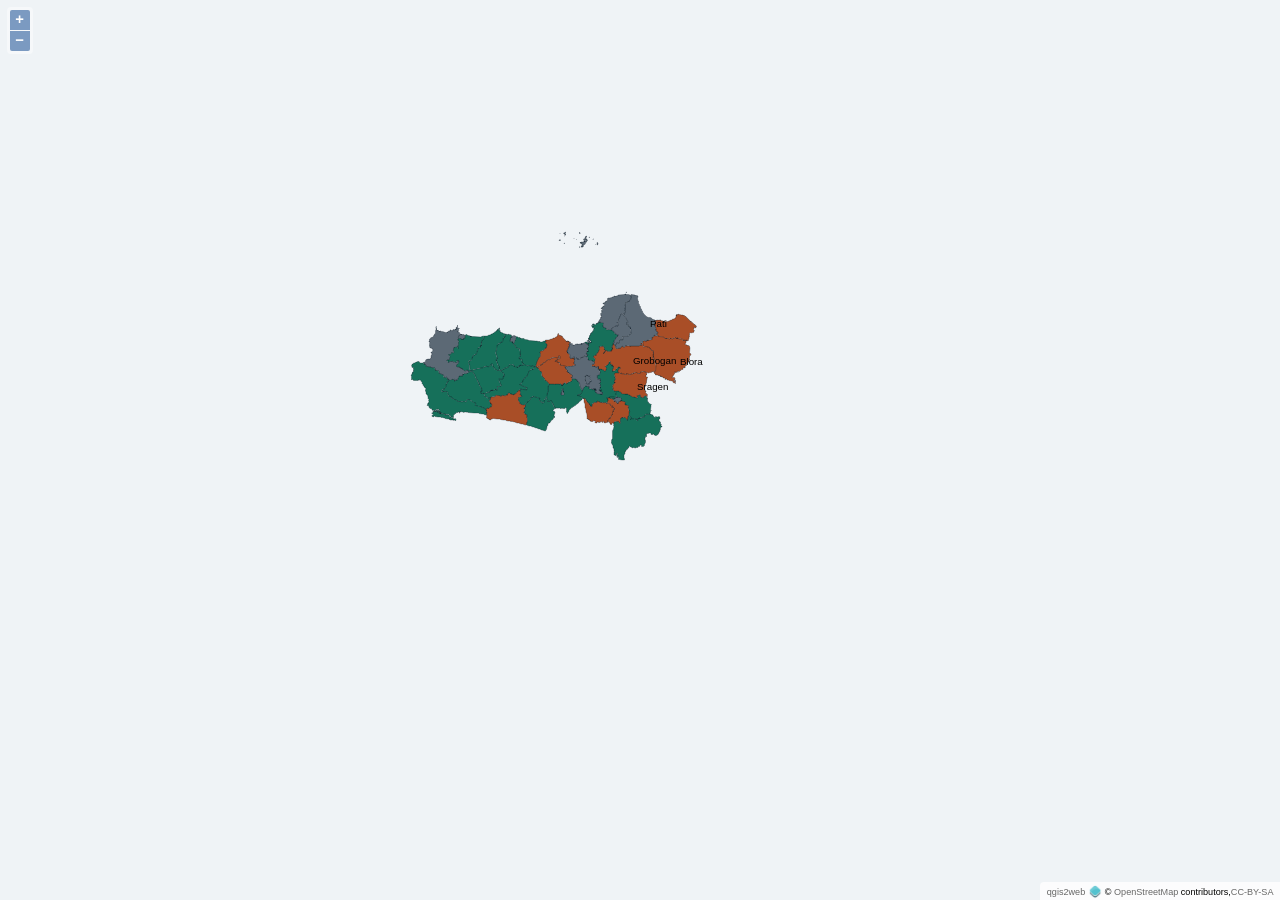
<file: peta/index.html>
<!doctype html>
<html lang="en">
    <head>
        <meta charset="utf-8">
        <meta http-equiv="X-UA-Compatible" content="IE=edge">
        <meta name="viewport" content="initial-scale=1,user-scalable=no,maximum-scale=1,width=device-width">
        <meta name="mobile-web-app-capable" content="yes">
        <meta name="apple-mobile-web-app-capable" content="yes">
        <link rel="stylesheet" href="./resources/ol.css">
        <link rel="stylesheet" href="./resources/ol3-layerswitcher.css">
        <link rel="stylesheet" href="./resources/qgis2web.css">
        <style>
        html, body {
            background-color: #EFF3F6;
        }
        .ol-viewport, .ol-layer canvas { background-color: #EFF3F6 !important; }
        </style>
        <style>
        html, body, #map {
            width: 100%;
            height: 100%;
            padding: 0;
            margin: 0;
        }
        </style>
        <title></title>
    </head>
    <body>
        <div id="map">
            <div id="popup" class="ol-popup">
                <a href="#" id="popup-closer" class="ol-popup-closer"></a>
                <div id="popup-content"></div>
            </div>
        </div>
        <script src="resources/qgis2web_expressions.js"></script>
        <script src="resources/polyfills.js"></script>
        <script src="./resources/functions.js"></script>
        <script src="./resources/ol.js"></script>
        <script src="./resources/ol3-layerswitcher.js"></script>
        <script src="layers/petaa_pesebaran_jateng_0.js"></script>
        <script src="styles/petaa_pesebaran_jateng_0_style.js"></script>
        <script src="./layers/layers.js" type="text/javascript"></script> 
        <script src="./resources/qgis2web.js"></script>
        <script src="./resources/Autolinker.min.js"></script>
    </body>
</html>
</file>
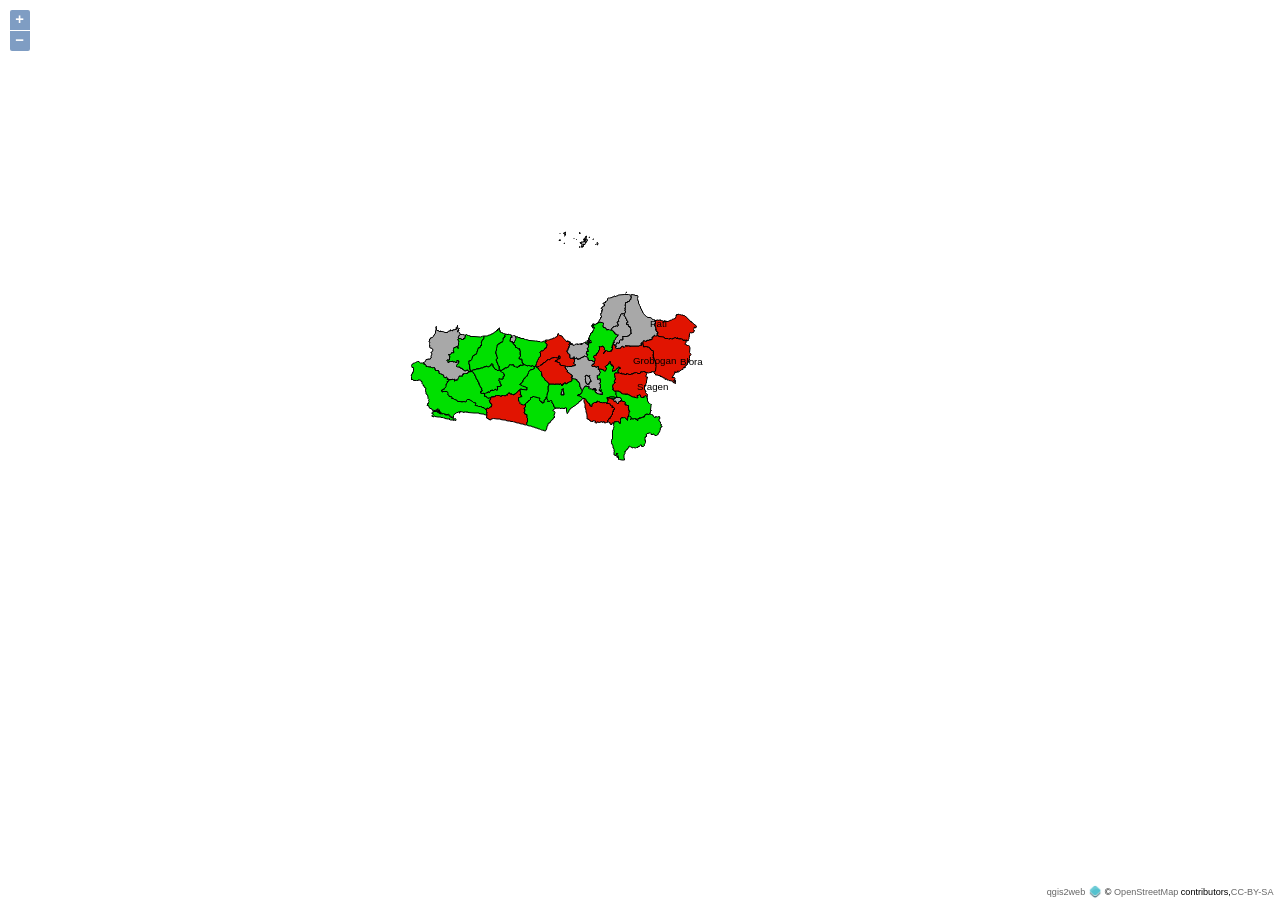
<file: home-repair-website-template/peta/index.html>
<!doctype html>
<html lang="en">
    <head>
        <meta charset="utf-8">
        <meta http-equiv="X-UA-Compatible" content="IE=edge">
        <meta name="viewport" content="initial-scale=1,user-scalable=no,maximum-scale=1,width=device-width">
        <meta name="mobile-web-app-capable" content="yes">
        <meta name="apple-mobile-web-app-capable" content="yes">
        <link rel="stylesheet" href="./resources/ol.css">
        <link rel="stylesheet" href="./resources/ol3-layerswitcher.css">
        <link rel="stylesheet" href="./resources/qgis2web.css">
        <style>
        html, body {
            background-color: #ffffff;
        }
        </style>
        <style>
        html, body, #map {
            width: 100%;
            height: 100%;
            padding: 0;
            margin: 0;
        }
        </style>
        <title></title>
    </head>
    <body>
        <div id="map">
            <div id="popup" class="ol-popup">
                <a href="#" id="popup-closer" class="ol-popup-closer"></a>
                <div id="popup-content"></div>
            </div>
        </div>
        <script src="resources/qgis2web_expressions.js"></script>
        <script src="resources/polyfills.js"></script>
        <script src="./resources/functions.js"></script>
        <script src="./resources/ol.js"></script>
        <script src="./resources/ol3-layerswitcher.js"></script>
        <script src="layers/petaa_pesebaran_jateng_0.js"></script>
        <script src="styles/petaa_pesebaran_jateng_0_style.js"></script>
        <script src="./layers/layers.js" type="text/javascript"></script> 
        <script src="./resources/qgis2web.js"></script>
        <script src="./resources/Autolinker.min.js"></script>
    </body>
</html>
</file>
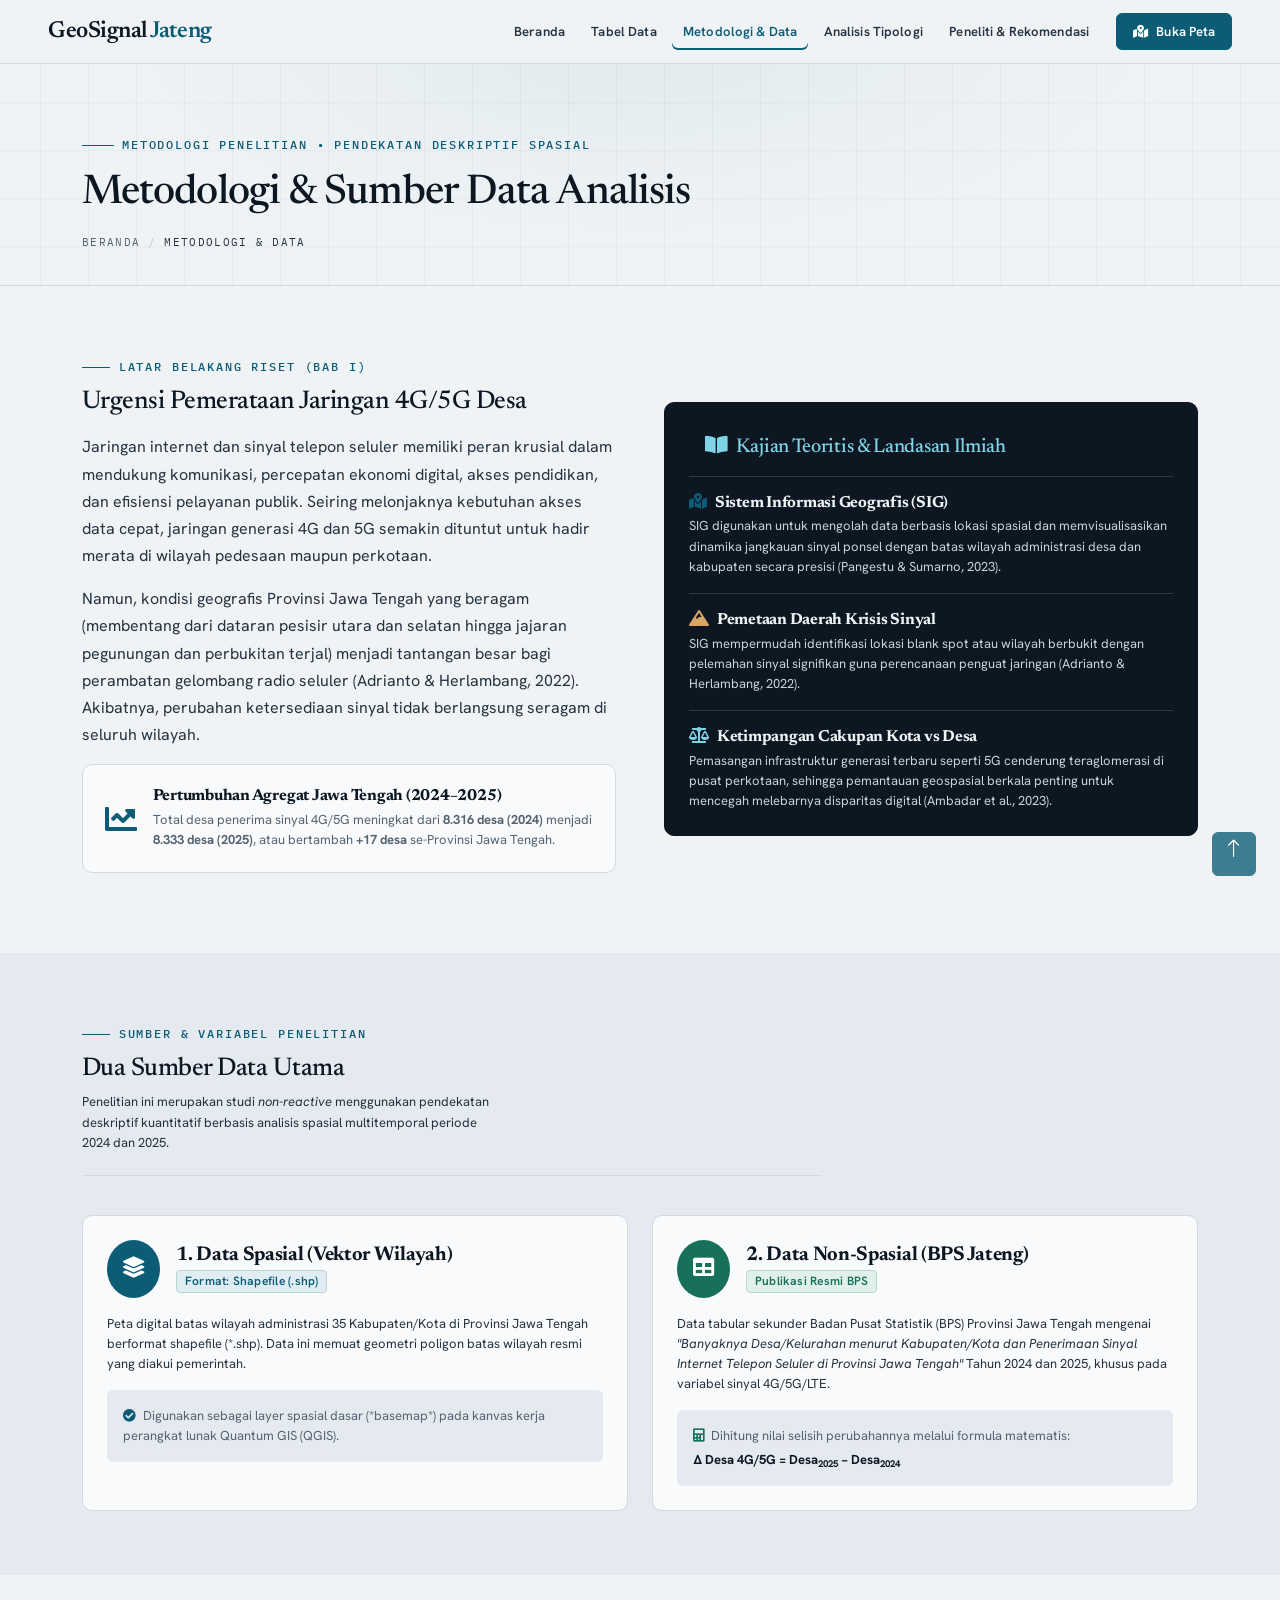
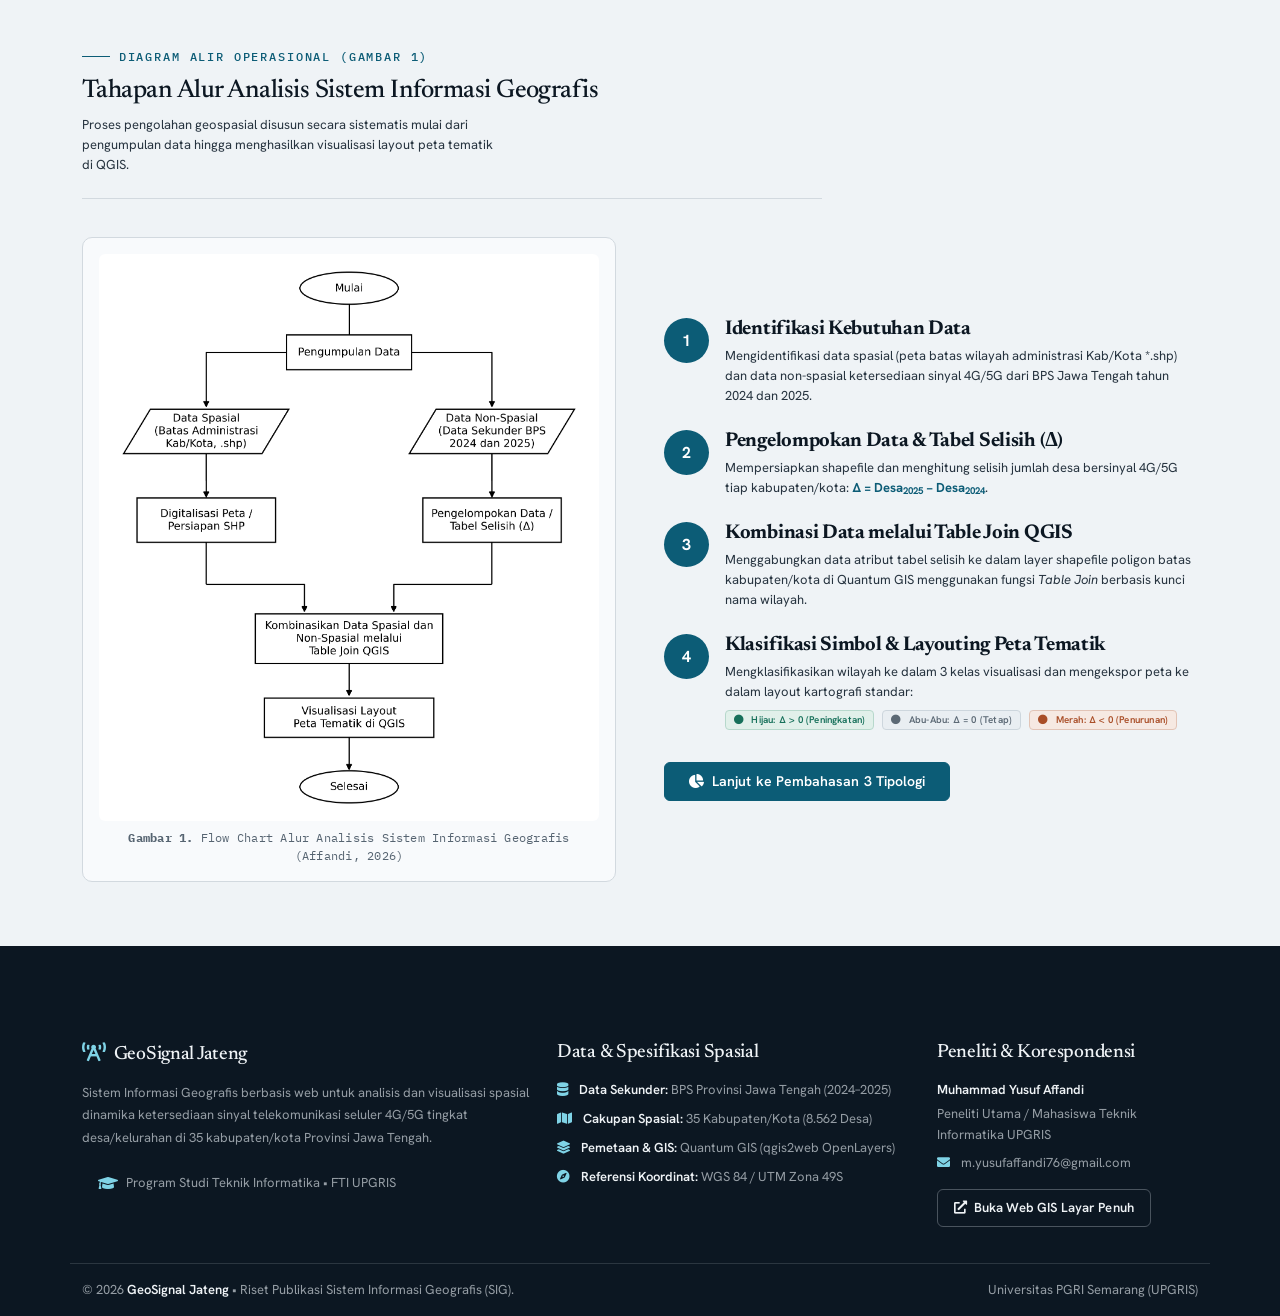
<file: about.html>
<!DOCTYPE html>
<html lang="id">

<head>
    <meta charset="utf-8">
    <title>Metodologi & Data - GeoSignal Jateng</title>
    <meta content="width=device-width, initial-scale=1.0" name="viewport">
    <meta content="Metodologi SIG, Analisis Multitemporal, QGIS Table Join, BPS Jawa Tengah 4G 5G" name="keywords">
    <meta content="Metodologi analisis geospasial multitemporal ketersediaan jaringan 4G/5G tingkat desa di Jawa Tengah berbasis QGIS dan data sekunder BPS." name="description">

    <!-- Favicon -->
    <link href="img/favicon.svg" rel="icon" type="image/svg+xml">

    <!-- Editorial Kartografi: serif display + grotesk + mono -->
    <link rel="preconnect" href="https://fonts.googleapis.com">
    <link rel="preconnect" href="https://fonts.gstatic.com" crossorigin>
    <link href="https://fonts.googleapis.com/css2?family=Newsreader:opsz,wght@6..72,400..600&family=Hanken+Grotesk:wght@400..600&family=IBM+Plex+Mono:wght@400;500&display=swap" rel="stylesheet">

    <!-- Icon Font Stylesheet -->
    <link href="https://cdnjs.cloudflare.com/ajax/libs/font-awesome/5.10.0/css/all.min.css" rel="stylesheet">
    <link href="https://cdn.jsdelivr.net/npm/bootstrap-icons@1.4.1/font/bootstrap-icons.css" rel="stylesheet">

    <!-- Customized Bootstrap Stylesheet -->
    <link href="css/bootstrap.min.css" rel="stylesheet">

    <!-- Editorial stylesheet (layered over Bootstrap) -->
    <link href="css/editorial.css" rel="stylesheet">
</head>

<body>
    <!-- Navbar Start -->
    <nav class="navbar navbar-expand-lg bg-white navbar-light sticky-top px-4 px-lg-5 py-lg-0 shadow-sm">
        <a href="index.html" class="navbar-brand d-flex align-items-center">
            <h2 class="m-0 fw-bold">
                <i class="fa fa-broadcast-tower text-primary me-2"></i>GeoSignal <span class="text-primary">Jateng</span>
            </h2>
        </a>
        <button type="button" class="navbar-toggler" data-bs-toggle="collapse" data-bs-target="#navbarCollapse">
            <span class="navbar-toggler-icon"></span>
        </button>
        <div class="collapse navbar-collapse" id="navbarCollapse">
            <div class="navbar-nav ms-auto py-3 py-lg-0">
                <a href="index.html" class="nav-item nav-link">Beranda</a>
                <a href="index.html#tabel-section" class="nav-item nav-link">Tabel Data</a>
                <a href="about.html" class="nav-item nav-link active">Metodologi &amp; Data</a>
                <a href="analisis.html" class="nav-item nav-link">Analisis Tipologi</a>
                <a href="contact.html" class="nav-item nav-link">Peneliti &amp; Rekomendasi</a>
            </div>
            <a href="peta/index.html" target="_blank" class="btn btn-primary py-2 px-4 d-none d-lg-block ms-3">
                <i class="fa fa-map-marked-alt me-2"></i>Buka Peta
            </a>
        </div>
    </nav>
    <!-- Navbar End -->


    <!-- Page Header Start (Masthead editorial) -->
    <div class="container-fluid page-header wow fadeIn" data-wow-delay="0.1s">
        <div class="container position-relative" style="z-index: 2;">
            <div class="page-header-meta">
                <i class="fa fa-cogs me-2"></i> Metodologi Penelitian &bull; Pendekatan Deskriptif Spasial
            </div>
            <h1 class="fw-bold mb-2">Metodologi &amp; Sumber Data Analisis</h1>
            <nav aria-label="breadcrumb">
                <ol class="breadcrumb justify-content-center text-uppercase fs-7">
                    <li class="breadcrumb-item"><a href="index.html">Beranda</a></li>
                    <li class="breadcrumb-item active" aria-current="page">Metodologi &amp; Data</li>
                </ol>
            </nav>
        </div>
    </div>
    <!-- Page Header End -->


    <!-- Latar Belakang & Urgensi Start -->
    <div class="container-xxl py-5">
        <div class="container">
            <div class="row g-5 align-items-center">
                <div class="col-lg-6 wow fadeInUp" data-wow-delay="0.1s">
                    <span class="section-kicker"><i class="fa fa-book-reader me-1"></i> Latar Belakang Riset (BAB I)</span>
                    <h2 class="display-6 fw-bold text-dark mb-3">Urgensi Pemerataan Jaringan 4G/5G Desa</h2>
                    <p class="text-secondary leading-relaxed mb-3">
                        Jaringan internet dan sinyal telepon seluler memiliki peran krusial dalam mendukung komunikasi, percepatan ekonomi digital, akses pendidikan, dan efisiensi pelayanan publik. Seiring melonjaknya kebutuhan akses data cepat, jaringan generasi 4G dan 5G semakin dituntut untuk hadir merata di wilayah pedesaan maupun perkotaan.
                    </p>
                    <p class="text-secondary leading-relaxed mb-3">
                        Namun, kondisi geografis Provinsi Jawa Tengah yang beragam (membentang dari dataran pesisir utara dan selatan hingga jajaran pegunungan dan perbukitan terjal) menjadi tantangan besar bagi perambatan gelombang radio seluler (Adrianto &amp; Herlambang, 2022). Akibatnya, perubahan ketersediaan sinyal tidak berlangsung seragam di seluruh wilayah.
                    </p>
                    <div class="callout-card p-3 mb-3">
                        <div class="d-flex align-items-center">
                            <i class="fa fa-chart-line text-primary fa-2x me-3"></i>
                            <div>
                                <h6 class="fw-bold mb-1">Pertumbuhan Agregat Jawa Tengah (2024–2025)</h6>
                                <p class="small text-muted mb-0">
                                    Total desa penerima sinyal 4G/5G meningkat dari <strong>8.316 desa (2024)</strong> menjadi <strong>8.333 desa (2025)</strong>, atau bertambah <strong>+17 desa</strong> se-Provinsi Jawa Tengah.
                                </p>
                            </div>
                        </div>
                    </div>
                </div>

                <div class="col-lg-6 wow fadeInUp" data-wow-delay="0.3s">
                    <div class="card border-0 shadow-lg rounded-4 p-4 bg-dark text-white">
                        <div class="card-header bg-transparent border-bottom border-light border-opacity-10 pb-3">
                            <h5 class="text-info mb-0"><i class="fa fa-book-open me-2"></i>Kajian Teoritis &amp; Landasan Ilmiah</h5>
                        </div>
                        <div class="card-body p-0 pt-3">
                            <div class="mb-3 pb-3 border-bottom border-light border-opacity-10">
                                <h6 class="fw-bold text-white mb-1"><i class="fa fa-map-marked-alt text-primary me-2"></i>Sistem Informasi Geografis (SIG)</h6>
                                <p class="small text-light opacity-75 mb-0">
                                    SIG digunakan untuk mengolah data berbasis lokasi spasial dan memvisualisasikan dinamika jangkauan sinyal ponsel dengan batas wilayah administrasi desa dan kabupaten secara presisi (Pangestu &amp; Sumarno, 2023).
                                </p>
                            </div>
                            <div class="mb-3 pb-3 border-bottom border-light border-opacity-10">
                                <h6 class="fw-bold text-white mb-1"><i class="fa fa-mountain text-warning me-2"></i>Pemetaan Daerah Krisis Sinyal</h6>
                                <p class="small text-light opacity-75 mb-0">
                                    SIG mempermudah identifikasi lokasi blank spot atau wilayah berbukit dengan pelemahan sinyal signifikan guna perencanaan penguat jaringan (Adrianto &amp; Herlambang, 2022).
                                </p>
                            </div>
                            <div>
                                <h6 class="fw-bold text-white mb-1"><i class="fa fa-balance-scale text-info me-2"></i>Ketimpangan Cakupan Kota vs Desa</h6>
                                <p class="small text-light opacity-75 mb-0">
                                    Pemasangan infrastruktur generasi terbaru seperti 5G cenderung teraglomerasi di pusat perkotaan, sehingga pemantauan geospasial berkala penting untuk mencegah melebarnya disparitas digital (Ambadar et al., 2023).
                                </p>
                            </div>
                        </div>
                    </div>
                </div>
            </div>
        </div>
    </div>
    <!-- Latar Belakang End -->


    <!-- Sumber Data & Formulasi Start -->
    <div class="container-xxl py-5 bg-light">
        <div class="container">
            <div class="section-lead mb-4 wow fadeInUp" data-wow-delay="0.1s">
                <span class="section-kicker"><i class="fa fa-database me-1"></i> Sumber &amp; Variabel Penelitian</span>
                <h2 class="display-6 fw-bold text-dark">Dua Sumber Data Utama</h2>
                <p class="text-secondary small mb-0">
                    Penelitian ini merupakan studi <em>non-reactive</em> menggunakan pendekatan deskriptif kuantitatif berbasis analisis spasial multitemporal periode 2024 dan 2025.
                </p>
            </div>

            <div class="row g-4">
                <!-- Data Spasial -->
                <div class="col-lg-6 wow fadeInUp" data-wow-delay="0.1s">
                    <div class="card h-100 border-0 shadow-sm rounded-4 p-4 bg-white">
                        <div class="d-flex align-items-center mb-3">
                            <div class="bg-primary text-white p-3 rounded-circle me-3">
                                <i class="fa fa-layer-group fa-lg"></i>
                            </div>
                            <div>
                                <h5 class="fw-bold mb-0">1. Data Spasial (Vektor Wilayah)</h5>
                                <span class="badge bg-primary bg-opacity-10 text-primary">Format: Shapefile (.shp)</span>
                            </div>
                        </div>
                        <p class="text-secondary small mb-3">
                            Peta digital batas wilayah administrasi 35 Kabupaten/Kota di Provinsi Jawa Tengah berformat shapefile (*.shp). Data ini memuat geometri poligon batas wilayah resmi yang diakui pemerintah.
                        </p>
                        <div class="bg-light p-3 rounded-3 small text-muted">
                            <i class="fa fa-check-circle text-primary me-1"></i> Digunakan sebagai layer spasial dasar (*basemap*) pada kanvas kerja perangkat lunak Quantum GIS (QGIS).
                        </div>
                    </div>
                </div>

                <!-- Data Non-Spasial -->
                <div class="col-lg-6 wow fadeInUp" data-wow-delay="0.2s">
                    <div class="card h-100 border-0 shadow-sm rounded-4 p-4 bg-white">
                        <div class="d-flex align-items-center mb-3">
                            <div class="bg-success text-white p-3 rounded-circle me-3">
                                <i class="fa fa-table fa-lg"></i>
                            </div>
                            <div>
                                <h5 class="fw-bold mb-0">2. Data Non-Spasial (BPS Jateng)</h5>
                                <span class="badge bg-success bg-opacity-10 text-success">Publikasi Resmi BPS</span>
                            </div>
                        </div>
                        <p class="text-secondary small mb-3">
                            Data tabular sekunder Badan Pusat Statistik (BPS) Provinsi Jawa Tengah mengenai <em>"Banyaknya Desa/Kelurahan menurut Kabupaten/Kota dan Penerimaan Sinyal Internet Telepon Seluler di Provinsi Jawa Tengah"</em> Tahun 2024 dan 2025, khusus pada variabel sinyal 4G/5G/LTE.
                        </p>
                        <div class="bg-light p-3 rounded-3 small text-muted">
                            <i class="fa fa-calculator text-success me-1"></i> Dihitung nilai selisih perubahannya melalui formula matematis:
                            <div class="fw-bold text-dark mt-1">&Delta; Desa 4G/5G = Desa<sub>2025</sub> &minus; Desa<sub>2024</sub></div>
                        </div>
                    </div>
                </div>
            </div>
        </div>
    </div>
    <!-- Sumber Data End -->


    <!-- Flowchart & Alur Analisis Start -->
    <div class="container-xxl py-5">
        <div class="container">
            <div class="section-lead mb-4 wow fadeInUp" data-wow-delay="0.1s">
                <span class="section-kicker"><i class="fa fa-project-diagram me-1"></i> Diagram Alir Operasional (Gambar 1)</span>
                <h2 class="display-6 fw-bold text-dark">Tahapan Alur Analisis Sistem Informasi Geografis</h2>
                <p class="text-secondary small mb-0">
                    Proses pengolahan geospasial disusun secara sistematis mulai dari pengumpulan data hingga menghasilkan visualisasi layout peta tematik di QGIS.
                </p>
            </div>

            <div class="row g-5 align-items-center">
                <!-- Diagram Visual (Gambar 1 dari artikel) -->
                <div class="col-lg-6 wow fadeInUp text-center" data-wow-delay="0.1s">
                    <div class="research-img-wrapper p-3">
                        <img src="img/flowchart-analisis.png" alt="Flow Chart Alur Analisis Sistem Informasi Geografis" class="img-fluid rounded shadow-sm" style="max-height: 580px;">
                        <div class="mt-2 text-muted small">
                            <strong>Gambar 1.</strong> Flow Chart Alur Analisis Sistem Informasi Geografis (Affandi, 2026)
                        </div>
                    </div>
                </div>

                <!-- Penjelasan Langkah-Langkah Operasional -->
                <div class="col-lg-6 wow fadeInUp" data-wow-delay="0.3s">
                    <div class="d-flex flex-column gap-4">
                        <!-- Step 1 -->
                        <div class="d-flex">
                            <div class="flex-shrink-0 bg-primary text-white rounded-circle d-flex align-items-center justify-content-center fw-bold me-3" style="width: 45px; height: 45px;">
                                1
                            </div>
                            <div>
                                <h5 class="fw-bold text-dark mb-1">Identifikasi Kebutuhan Data</h5>
                                <p class="text-secondary small mb-0">
                                    Mengidentifikasi data spasial (peta batas wilayah administrasi Kab/Kota *.shp) dan data non-spasial ketersediaan sinyal 4G/5G dari BPS Jawa Tengah tahun 2024 dan 2025.
                                </p>
                            </div>
                        </div>

                        <!-- Step 2 -->
                        <div class="d-flex">
                            <div class="flex-shrink-0 bg-primary text-white rounded-circle d-flex align-items-center justify-content-center fw-bold me-3" style="width: 45px; height: 45px;">
                                2
                            </div>
                            <div>
                                <h5 class="fw-bold text-dark mb-1">Pengelompokan Data &amp; Tabel Selisih (&Delta;)</h5>
                                <p class="text-secondary small mb-0">
                                    Mempersiapkan shapefile dan menghitung selisih jumlah desa bersinyal 4G/5G tiap kabupaten/kota: <span class="fw-bold text-primary">&Delta; = Desa<sub>2025</sub> &minus; Desa<sub>2024</sub></span>.
                                </p>
                            </div>
                        </div>

                        <!-- Step 3 -->
                        <div class="d-flex">
                            <div class="flex-shrink-0 bg-primary text-white rounded-circle d-flex align-items-center justify-content-center fw-bold me-3" style="width: 45px; height: 45px;">
                                3
                            </div>
                            <div>
                                <h5 class="fw-bold text-dark mb-1">Kombinasi Data melalui Table Join QGIS</h5>
                                <p class="text-secondary small mb-0">
                                    Menggabungkan data atribut tabel selisih ke dalam layer shapefile poligon batas kabupaten/kota di Quantum GIS menggunakan fungsi <em>Table Join</em> berbasis kunci nama wilayah.
                                </p>
                            </div>
                        </div>

                        <!-- Step 4 -->
                        <div class="d-flex">
                            <div class="flex-shrink-0 bg-primary text-white rounded-circle d-flex align-items-center justify-content-center fw-bold me-3" style="width: 45px; height: 45px;">
                                4
                            </div>
                            <div>
                                <h5 class="fw-bold text-dark mb-1">Klasifikasi Simbol &amp; Layouting Peta Tematik</h5>
                                <p class="text-secondary small mb-2">
                                    Mengklasifikasikan wilayah ke dalam 3 kelas visualisasi dan mengekspor peta ke dalam layout kartografi standar:
                                </p>
                                <div class="d-flex flex-wrap gap-2 small">
                                    <span class="badge badge-peningkatan px-2 py-1"><i class="fa fa-circle me-1"></i> Hijau: &Delta; &gt; 0 (Peningkatan)</span>
                                    <span class="badge badge-tetap px-2 py-1"><i class="fa fa-circle me-1"></i> Abu-Abu: &Delta; = 0 (Tetap)</span>
                                    <span class="badge badge-penurunan px-2 py-1"><i class="fa fa-circle me-1"></i> Merah: &Delta; &lt; 0 (Penurunan)</span>
                                </div>
                            </div>
                        </div>
                    </div>

                    <div class="mt-4 pt-2">
                        <a href="analisis.html" class="btn btn-primary py-2 px-4 shadow-sm" style="font-size: 0.88rem; font-weight: 600;">
                            <i class="fa fa-chart-pie me-2"></i>Lanjut ke Pembahasan 3 Tipologi
                        </a>
                    </div>
                </div>
            </div>
        </div>
    </div>
    <!-- Flowchart End -->


    <!-- Footer Start -->
    <div class="container-fluid bg-dark text-light footer pt-5 wow fadeIn" data-wow-delay="0.1s">
        <div class="container py-5">
            <div class="row g-4 justify-content-between">
                <!-- Kolom 1: Identitas Riset & Brand -->
                <div class="col-lg-5 col-md-12">
                    <h4 class="text-white mb-3">
                        <i class="fa fa-broadcast-tower text-primary me-2"></i>GeoSignal Jateng
                    </h4>
                    <p class="small text-secondary mb-3 leading-relaxed">
                        Sistem Informasi Geografis berbasis web untuk analisis dan visualisasi spasial dinamika ketersediaan sinyal telekomunikasi seluler 4G/5G tingkat desa/kelurahan di 35 kabupaten/kota Provinsi Jawa Tengah.
                    </p>
                    <div class="d-inline-flex align-items-center bg-opacity-25 px-3 py-2 rounded-2 text-muted small">
                        <i class="fa fa-graduation-cap text-primary me-2 fs-6"></i>
                        <span>Program Studi Teknik Informatika &bull; FTI UPGRIS</span>
                    </div>
                </div>

                <!-- Kolom 2: Sumber Data & Spesifikasi Geospasial -->
                <div class="col-lg-4 col-md-6">
                    <h5 class="text-light mb-3">Data &amp; Spesifikasi Spasial</h5>
                    <ul class="list-unstyled small text-secondary mb-0">
                        <li class="mb-2">
                            <i class="fa fa-database text-primary me-2"></i>
                            <strong>Data Sekunder:</strong> BPS Provinsi Jawa Tengah (2024–2025)
                        </li>
                        <li class="mb-2">
                            <i class="fa fa-map text-primary me-2"></i>
                            <strong>Cakupan Spasial:</strong> 35 Kabupaten/Kota (8.562 Desa)
                        </li>
                        <li class="mb-2">
                            <i class="fa fa-layer-group text-primary me-2"></i>
                            <strong>Pemetaan &amp; GIS:</strong> Quantum GIS (qgis2web OpenLayers)
                        </li>
                        <li class="mb-0">
                            <i class="fa fa-compass text-primary me-2"></i>
                            <strong>Referensi Koordinat:</strong> WGS 84 / UTM Zona 49S
                        </li>
                    </ul>
                </div>

                <!-- Kolom 3: Peneliti & Korespondensi -->
                <div class="col-lg-3 col-md-6">
                    <h5 class="text-light mb-3">Peneliti &amp; Korespondensi</h5>
                    <p class="small text-secondary mb-2">
                        <strong class="text-light d-block mb-1">Muhammad Yusuf Affandi</strong>
                        Peneliti Utama / Mahasiswa Teknik Informatika UPGRIS
                    </p>
                    <p class="small text-secondary mb-3">
                        <i class="fa fa-envelope text-primary me-2"></i>
                        <a href="mailto:m.yusufaffandi76@gmail.com" class="text-secondary text-decoration-none">m.yusufaffandi76@gmail.com</a>
                    </p>
                    <a href="peta/index.html" target="_blank" class="btn btn-sm btn-outline-primary py-2 px-3">
                        <i class="fa fa-external-link-alt me-1"></i> Buka Web GIS Layar Penuh
                    </a>
                </div>
            </div>
        </div>

        <div class="container border-top border-secondary border-opacity-25 py-3">
            <div class="d-flex justify-content-between align-items-center flex-wrap gap-2 small text-secondary">
                <div>
                    &copy; 2026 <strong class="text-light">GeoSignal Jateng</strong> &bull; Riset Publikasi Sistem Informasi Geografis (SIG).
                </div>
                <div>
                    Universitas PGRI Semarang (UPGRIS)
                </div>
            </div>
        </div>
    </div>
    <!-- Footer End -->


    <!-- Back to Top -->
    <a href="#" class="btn btn-lg btn-primary btn-lg-square back-to-top"><i class="bi bi-arrow-up"></i></a>


    <!-- JavaScript Libraries -->
    <script src="https://code.jquery.com/jquery-3.4.1.min.js"></script>
    <script src="https://cdn.jsdelivr.net/npm/bootstrap@5.0.0/dist/js/bootstrap.bundle.min.js"></script>
    <script src="lib/wow/wow.min.js"></script>
    <script src="lib/easing/easing.min.js"></script>
    <script src="lib/waypoints/waypoints.min.js"></script>

    <!-- Template Javascript -->
    <script src="js/main.js"></script>
</body>

</html>
</file>
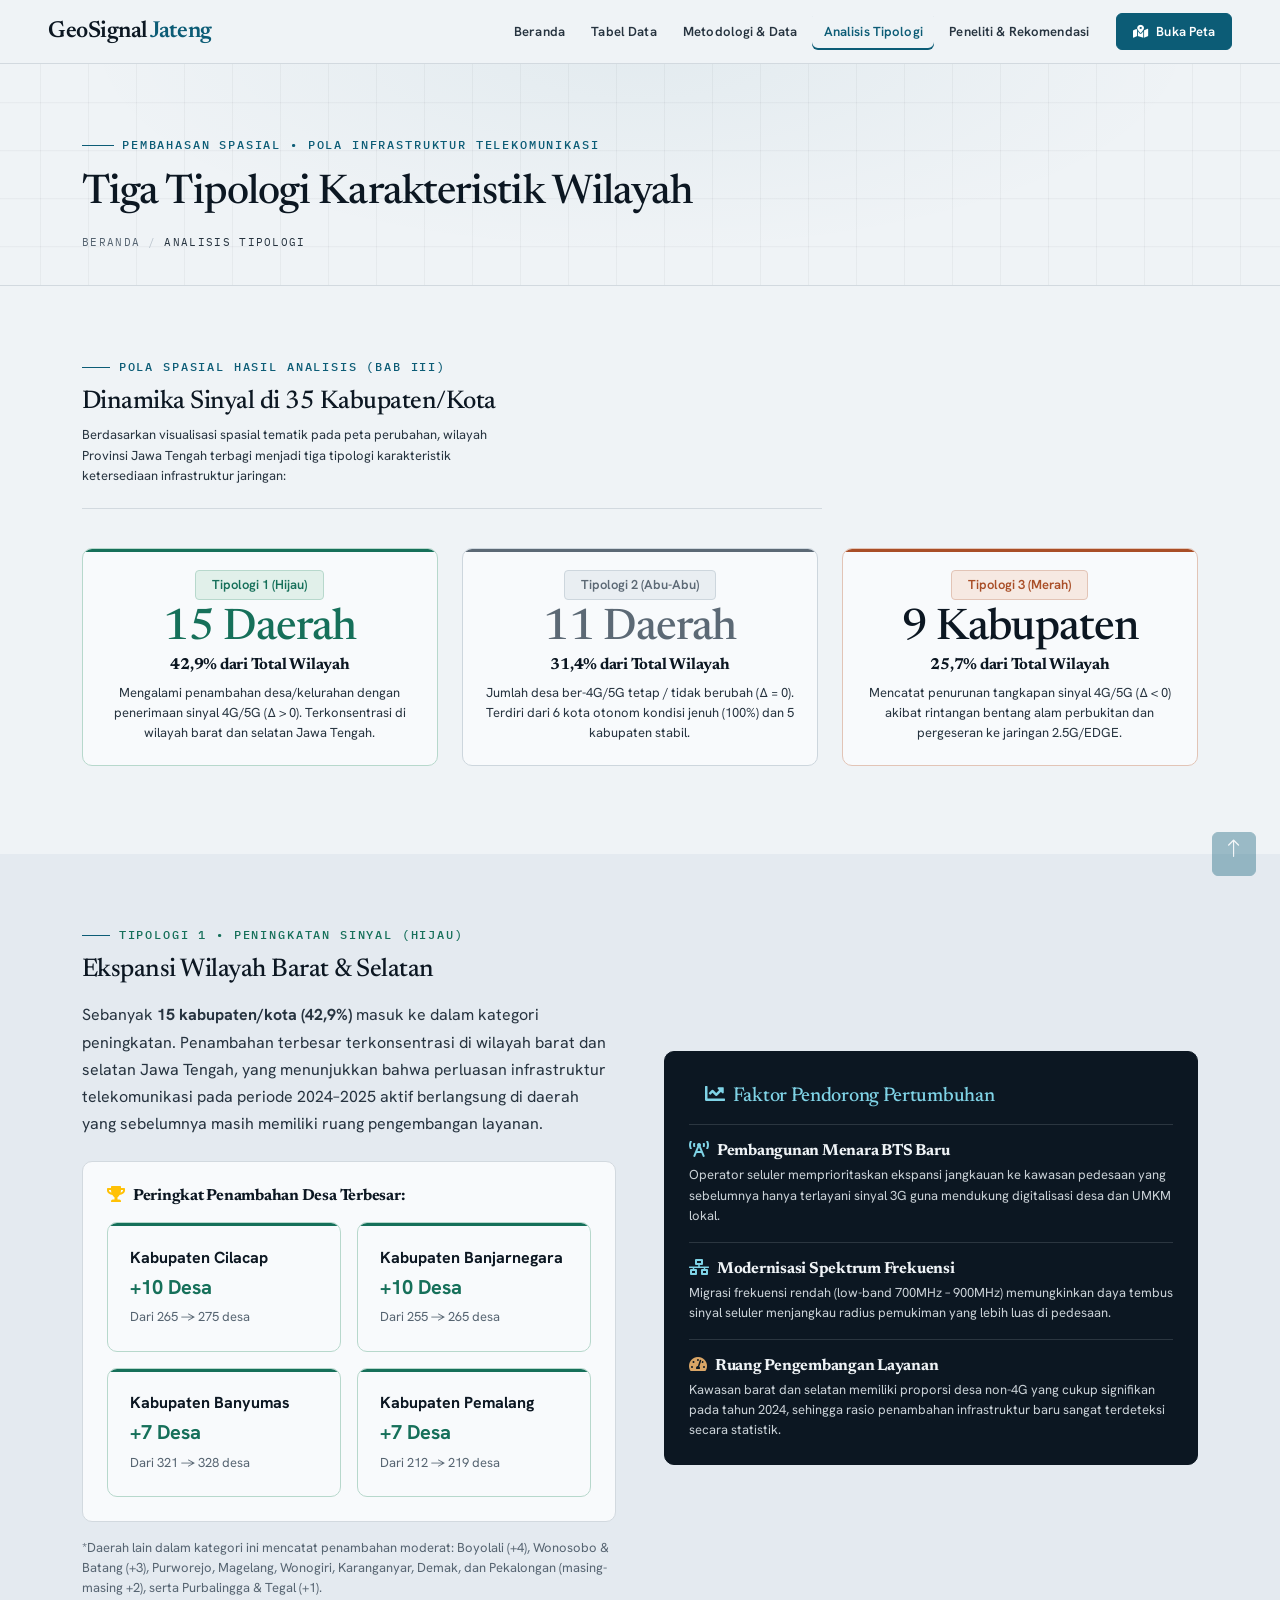
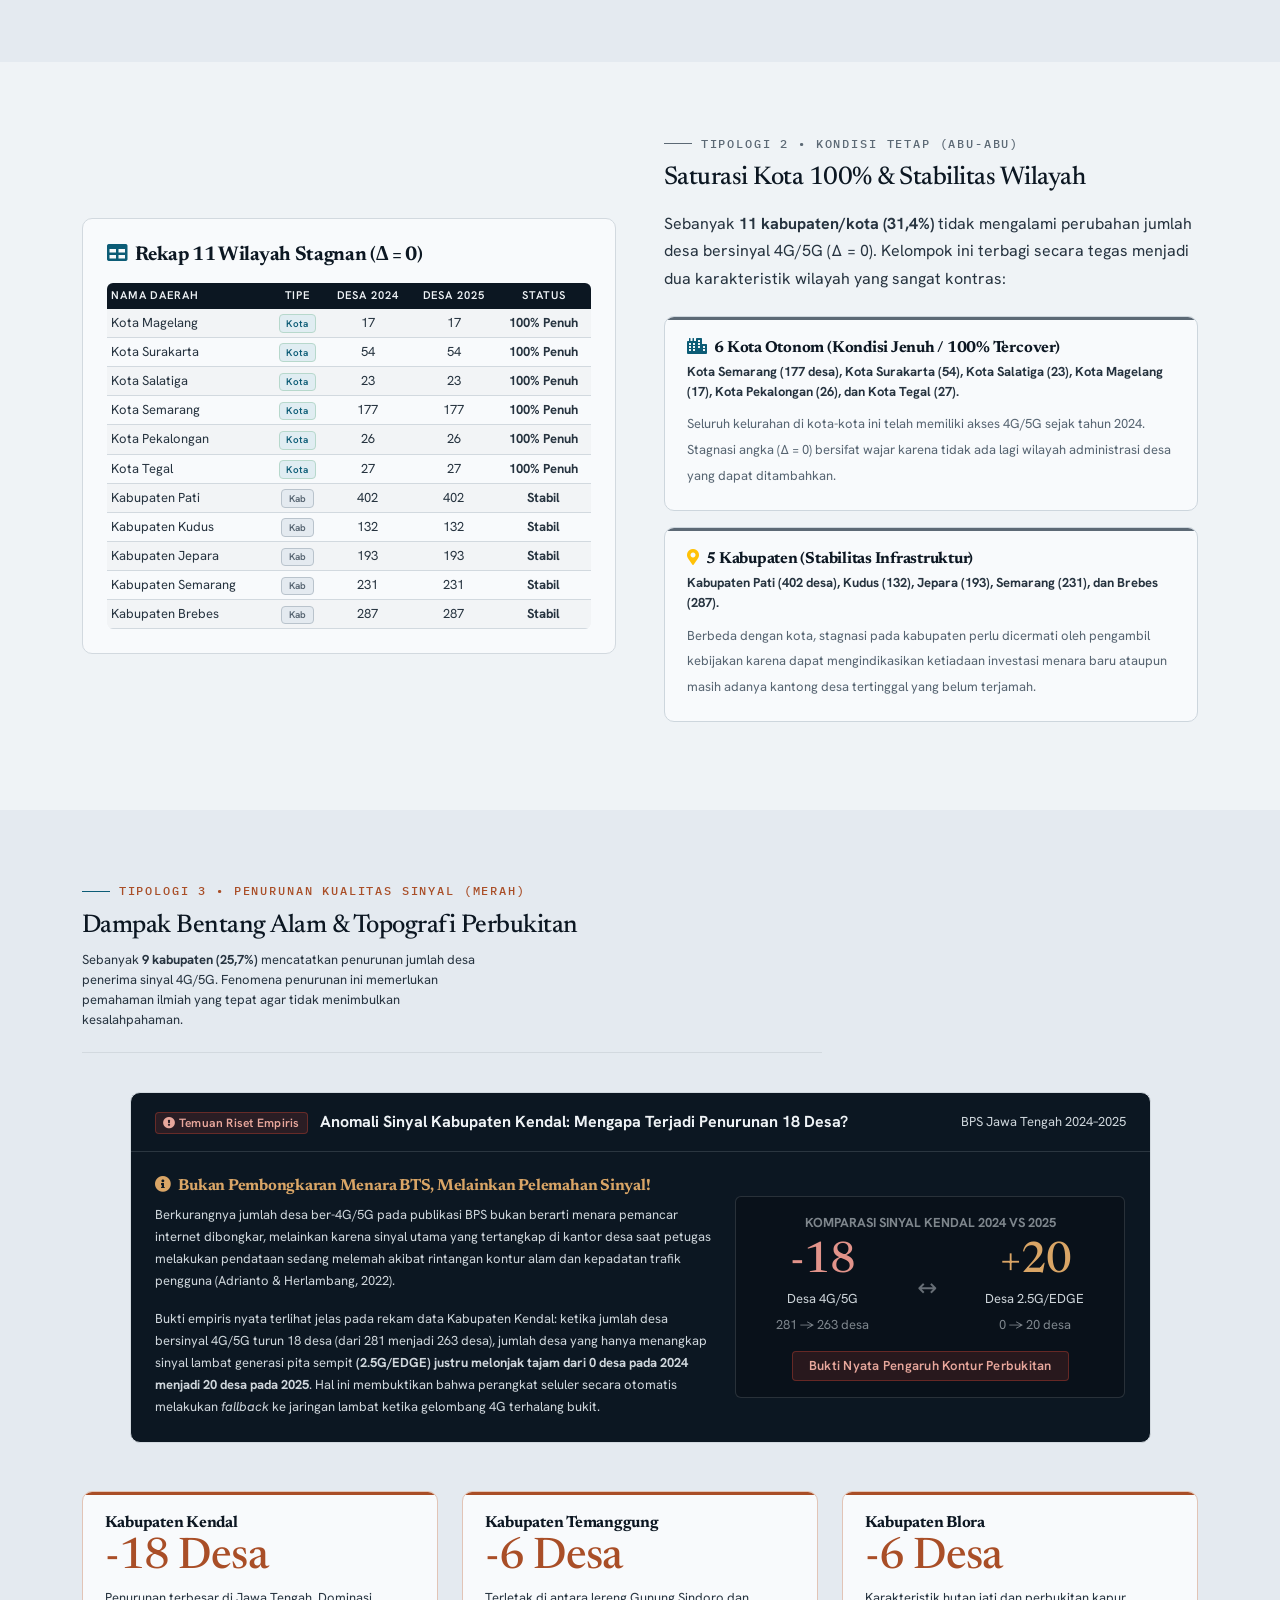
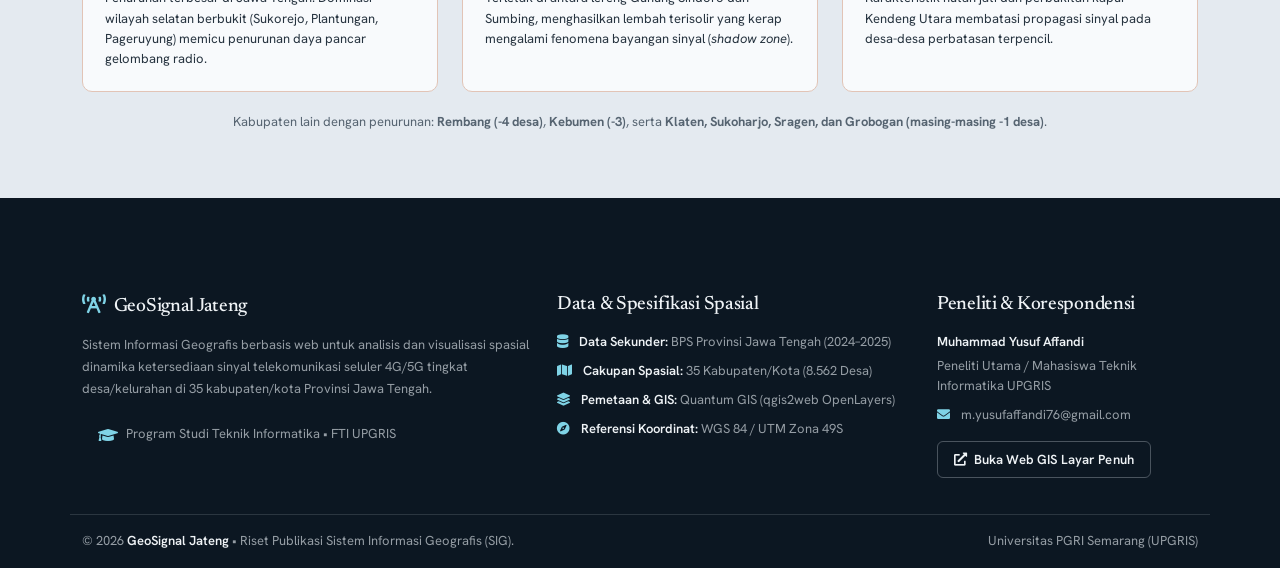
<file: analisis.html>
<!DOCTYPE html>
<html lang="id">

<head>
    <meta charset="utf-8">
    <title>Analisis Tipologi Spasial - GeoSignal Jateng</title>
    <meta content="width=device-width, initial-scale=1.0" name="viewport">
    <meta content="Analisis Tipologi Sinyal 4G 5G, Jawa Tengah, Studi Kasus Kendal, Blank Spot Perbukitan, QGIS" name="keywords">
    <meta content="Analisis mendalam 3 tipologi karakteristik ketersediaan infrastruktur jaringan 4G/5G di 35 Kabupaten/Kota Jawa Tengah periode 2024-2025." name="description">

    <!-- Favicon -->
    <link href="img/favicon.svg" rel="icon" type="image/svg+xml">

    <!-- Editorial Kartografi: serif display + grotesk + mono -->
    <link rel="preconnect" href="https://fonts.googleapis.com">
    <link rel="preconnect" href="https://fonts.gstatic.com" crossorigin>
    <link href="https://fonts.googleapis.com/css2?family=Newsreader:opsz,wght@6..72,400..600&family=Hanken+Grotesk:wght@400..600&family=IBM+Plex+Mono:wght@400;500&display=swap" rel="stylesheet">

    <!-- Icon Font Stylesheet -->
    <link href="https://cdnjs.cloudflare.com/ajax/libs/font-awesome/5.10.0/css/all.min.css" rel="stylesheet">
    <link href="https://cdn.jsdelivr.net/npm/bootstrap-icons@1.4.1/font/bootstrap-icons.css" rel="stylesheet">

    <!-- Customized Bootstrap Stylesheet -->
    <link href="css/bootstrap.min.css" rel="stylesheet">

    <!-- Editorial stylesheet (layered over Bootstrap) -->
    <link href="css/editorial.css" rel="stylesheet">
</head>

<body>
    <!-- Navbar Start -->
    <nav class="navbar navbar-expand-lg bg-white navbar-light sticky-top px-4 px-lg-5 py-lg-0 shadow-sm">
        <a href="index.html" class="navbar-brand d-flex align-items-center">
            <h2 class="m-0 fw-bold">
                <i class="fa fa-broadcast-tower text-primary me-2"></i>GeoSignal <span class="text-primary">Jateng</span>
            </h2>
        </a>
        <button type="button" class="navbar-toggler" data-bs-toggle="collapse" data-bs-target="#navbarCollapse">
            <span class="navbar-toggler-icon"></span>
        </button>
        <div class="collapse navbar-collapse" id="navbarCollapse">
            <div class="navbar-nav ms-auto py-3 py-lg-0">
                <a href="index.html" class="nav-item nav-link">Beranda</a>
                <a href="index.html#tabel-section" class="nav-item nav-link">Tabel Data</a>
                <a href="about.html" class="nav-item nav-link">Metodologi &amp; Data</a>
                <a href="analisis.html" class="nav-item nav-link active">Analisis Tipologi</a>
                <a href="contact.html" class="nav-item nav-link">Peneliti &amp; Rekomendasi</a>
            </div>
            <a href="peta/index.html" target="_blank" class="btn btn-primary py-2 px-4 d-none d-lg-block ms-3">
                <i class="fa fa-map-marked-alt me-2"></i>Buka Peta
            </a>
        </div>
    </nav>
    <!-- Navbar End -->


    <!-- Page Header Start (Masthead editorial) -->
    <div class="container-fluid page-header wow fadeIn" data-wow-delay="0.1s">
        <div class="container position-relative" style="z-index: 2;">
            <div class="page-header-meta">
                <i class="fa fa-chart-pie me-2"></i> Pembahasan Spasial &bull; Pola Infrastruktur Telekomunikasi
            </div>
            <h1 class="fw-bold mb-2">Tiga Tipologi Karakteristik Wilayah</h1>
            <nav aria-label="breadcrumb">
                <ol class="breadcrumb justify-content-center text-uppercase fs-7">
                    <li class="breadcrumb-item"><a href="index.html">Beranda</a></li>
                    <li class="breadcrumb-item active" aria-current="page">Analisis Tipologi</li>
                </ol>
            </nav>
        </div>
    </div>
    <!-- Page Header End -->


    <!-- Ringkasan Komparatif Start -->
    <div class="container-xxl py-5">
        <div class="container">
            <div class="section-lead mb-4 wow fadeInUp" data-wow-delay="0.1s">
                <span class="section-kicker"><i class="fa fa-chart-bar me-1"></i> Pola Spasial Hasil Analisis (BAB III)</span>
                <h2 class="display-6 fw-bold text-dark">Dinamika Sinyal di 35 Kabupaten/Kota</h2>
                <p class="text-secondary small mb-0">
                    Berdasarkan visualisasi spasial tematik pada peta perubahan, wilayah Provinsi Jawa Tengah terbagi menjadi tiga tipologi karakteristik ketersediaan infrastruktur jaringan:
                </p>
            </div>

            <div class="row g-4 mb-4">
                <!-- Stat Card 1 -->
                <div class="col-lg-4 col-md-6 wow fadeInUp" data-wow-delay="0.1s">
                    <div class="callout-card callout-peningkatan h-100 p-4 text-center shadow-sm">
                        <div class="badge-peningkatan d-inline-block px-3 py-1 rounded-pill mb-2 fw-bold small">Tipologi 1 (Hijau)</div>
                        <div class="metric-val-large text-peningkatan mb-1">15 Daerah</div>
                        <h6 class="text-dark fw-bold mb-2">42,9% dari Total Wilayah</h6>
                        <p class="text-secondary small mb-0 leading-normal">
                            Mengalami penambahan desa/kelurahan dengan penerimaan sinyal 4G/5G (&Delta; &gt; 0). Terkonsentrasi di wilayah barat dan selatan Jawa Tengah.
                        </p>
                    </div>
                </div>

                <!-- Stat Card 2 -->
                <div class="col-lg-4 col-md-6 wow fadeInUp" data-wow-delay="0.2s">
                    <div class="callout-card callout-tetap h-100 p-4 text-center shadow-sm">
                        <div class="badge-tetap d-inline-block px-3 py-1 rounded-pill mb-2 fw-bold small">Tipologi 2 (Abu-Abu)</div>
                        <div class="metric-val-large text-tetap mb-1">11 Daerah</div>
                        <h6 class="text-dark fw-bold mb-2">31,4% dari Total Wilayah</h6>
                        <p class="text-secondary small mb-0 leading-normal">
                            Jumlah desa ber-4G/5G tetap / tidak berubah (&Delta; = 0). Terdiri dari 6 kota otonom kondisi jenuh (100%) dan 5 kabupaten stabil.
                        </p>
                    </div>
                </div>

                <!-- Stat Card 3 -->
                <div class="col-lg-4 col-md-6 wow fadeInUp" data-wow-delay="0.3s">
                    <div class="callout-card callout-penurunan h-100 p-4 text-center shadow-sm">
                        <div class="badge-penurunan d-inline-block px-3 py-1 rounded-pill mb-2 fw-bold small">Tipologi 3 (Merah)</div>
                        <div class="metric-val-large text-penurunan mb-1">9 Kabupaten</div>
                        <h6 class="text-dark fw-bold mb-2">25,7% dari Total Wilayah</h6>
                        <p class="text-secondary small mb-0 leading-normal">
                            Mencatat penurunan tangkapan sinyal 4G/5G (&Delta; &lt; 0) akibat rintangan bentang alam perbukitan dan pergeseran ke jaringan 2.5G/EDGE.
                        </p>
                    </div>
                </div>
            </div>
        </div>
    </div>
    <!-- Ringkasan Komparatif End -->


    <!-- Tipologi 1: Peningkatan Start -->
    <div class="container-xxl py-5 bg-light">
        <div class="container">
            <div class="row g-5 align-items-center">
                <div class="col-lg-6 wow fadeInUp" data-wow-delay="0.1s">
                    <span class="section-kicker section-kicker-success"><i class="fa fa-arrow-up me-1"></i> Tipologi 1 &bull; Peningkatan Sinyal (Hijau)</span>
                    <h2 class="display-6 fw-bold text-dark mb-3">Ekspansi Wilayah Barat &amp; Selatan</h2>
                    <p class="text-secondary leading-relaxed mb-4">
                        Sebanyak <strong>15 kabupaten/kota (42,9%)</strong> masuk ke dalam kategori peningkatan. Penambahan terbesar terkonsentrasi di wilayah barat dan selatan Jawa Tengah, yang menunjukkan bahwa perluasan infrastruktur telekomunikasi pada periode 2024–2025 aktif berlangsung di daerah yang sebelumnya masih memiliki ruang pengembangan layanan.
                    </p>

                    <div class="card border-0 bg-white p-4 rounded-4 shadow-sm mb-3">
                        <h6 class="fw-bold text-dark mb-3"><i class="fa fa-trophy text-warning me-2"></i>Peringkat Penambahan Desa Terbesar:</h6>
                        <div class="row g-3">
                            <div class="col-sm-6">
                                <div class="callout-card callout-peningkatan p-3">
                                    <div class="fw-bold text-dark">Kabupaten Cilacap</div>
                                    <div class="text-success fw-bold fs-5">+10 Desa</div>
                                    <small class="text-muted">Dari 265 &rarr; 275 desa</small>
                                </div>
                            </div>
                            <div class="col-sm-6">
                                <div class="callout-card callout-peningkatan p-3">
                                    <div class="fw-bold text-dark">Kabupaten Banjarnegara</div>
                                    <div class="text-success fw-bold fs-5">+10 Desa</div>
                                    <small class="text-muted">Dari 255 &rarr; 265 desa</small>
                                </div>
                            </div>
                            <div class="col-sm-6">
                                <div class="callout-card callout-peningkatan p-3">
                                    <div class="fw-bold text-dark">Kabupaten Banyumas</div>
                                    <div class="text-success fw-bold fs-5">+7 Desa</div>
                                    <small class="text-muted">Dari 321 &rarr; 328 desa</small>
                                </div>
                            </div>
                            <div class="col-sm-6">
                                <div class="callout-card callout-peningkatan p-3">
                                    <div class="fw-bold text-dark">Kabupaten Pemalang</div>
                                    <div class="text-success fw-bold fs-5">+7 Desa</div>
                                    <small class="text-muted">Dari 212 &rarr; 219 desa</small>
                                </div>
                            </div>
                        </div>
                    </div>
                    <p class="small text-muted mb-0">
                        *Daerah lain dalam kategori ini mencatat penambahan moderat: Boyolali (+4), Wonosobo &amp; Batang (+3), Purworejo, Magelang, Wonogiri, Karanganyar, Demak, dan Pekalongan (masing-masing +2), serta Purbalingga &amp; Tegal (+1).
                    </p>
                </div>

                <div class="col-lg-6 wow fadeInUp" data-wow-delay="0.3s">
                    <div class="card border-0 shadow-lg rounded-4 p-4 bg-dark text-white">
                        <div class="card-header bg-transparent border-bottom border-light border-opacity-10 pb-3">
                            <h5 class="text-success mb-0"><i class="fa fa-chart-line me-2"></i>Faktor Pendorong Pertumbuhan</h5>
                        </div>
                        <div class="card-body p-0 pt-3">
                            <div class="mb-3 pb-3 border-bottom border-light border-opacity-10">
                                <h6 class="text-white fw-bold mb-1"><i class="fa fa-broadcast-tower text-success me-2"></i>Pembangunan Menara BTS Baru</h6>
                                <p class="small text-light opacity-75 mb-0">
                                    Operator seluler memprioritaskan ekspansi jangkauan ke kawasan pedesaan yang sebelumnya hanya terlayani sinyal 3G guna mendukung digitalisasi desa dan UMKM lokal.
                                </p>
                            </div>
                            <div class="mb-3 pb-3 border-bottom border-light border-opacity-10">
                                <h6 class="text-white fw-bold mb-1"><i class="fa fa-network-wired text-info me-2"></i>Modernisasi Spektrum Frekuensi</h6>
                                <p class="small text-light opacity-75 mb-0">
                                    Migrasi frekuensi rendah (low-band 700MHz – 900MHz) memungkinkan daya tembus sinyal seluler menjangkau radius pemukiman yang lebih luas di pedesaan.
                                </p>
                            </div>
                            <div>
                                <h6 class="text-white fw-bold mb-1"><i class="fa fa-tachometer-alt text-warning me-2"></i>Ruang Pengembangan Layanan</h6>
                                <p class="small text-light opacity-75 mb-0">
                                    Kawasan barat dan selatan memiliki proporsi desa non-4G yang cukup signifikan pada tahun 2024, sehingga rasio penambahan infrastruktur baru sangat terdeteksi secara statistik.
                                </p>
                            </div>
                        </div>
                    </div>
                </div>
            </div>
        </div>
    </div>
    <!-- Tipologi 1 End -->


    <!-- Tipologi 2: Tetap / Stagnan Start -->
    <div class="container-xxl py-5">
        <div class="container">
            <div class="row g-5 align-items-center">
                <div class="col-lg-6 order-lg-2 wow fadeInUp" data-wow-delay="0.1s">
                    <span class="section-kicker text-secondary"><i class="fa fa-check-double me-1"></i> Tipologi 2 &bull; Kondisi Tetap (Abu-Abu)</span>
                    <h2 class="display-6 fw-bold text-dark mb-3">Saturasi Kota 100% &amp; Stabilitas Wilayah</h2>
                    <p class="text-secondary leading-relaxed mb-4">
                        Sebanyak <strong>11 kabupaten/kota (31,4%)</strong> tidak mengalami perubahan jumlah desa bersinyal 4G/5G (&Delta; = 0). Kelompok ini terbagi secara tegas menjadi dua karakteristik wilayah yang sangat kontras:
                    </p>

                    <!-- Karakteristik Kota vs Kabupaten -->
                    <div class="d-flex flex-column gap-3 mb-4">
                        <div class="callout-card callout-tetap p-3">
                            <h6 class="fw-bold text-dark mb-1"><i class="fa fa-city text-primary me-2"></i>6 Kota Otonom (Kondisi Jenuh / 100% Tercover)</h6>
                            <p class="small text-secondary mb-2">
                                <strong>Kota Semarang (177 desa), Kota Surakarta (54), Kota Salatiga (23), Kota Magelang (17), Kota Pekalongan (26), dan Kota Tegal (27).</strong>
                            </p>
                            <small class="text-muted">
                                Seluruh kelurahan di kota-kota ini telah memiliki akses 4G/5G sejak tahun 2024. Stagnasi angka (&Delta; = 0) bersifat wajar karena tidak ada lagi wilayah administrasi desa yang dapat ditambahkan.
                            </small>
                        </div>

                        <div class="callout-card callout-tetap p-3">
                            <h6 class="fw-bold text-dark mb-1"><i class="fa fa-map-marker-alt text-warning me-2"></i>5 Kabupaten (Stabilitas Infrastruktur)</h6>
                            <p class="small text-secondary mb-2">
                                <strong>Kabupaten Pati (402 desa), Kudus (132), Jepara (193), Semarang (231), dan Brebes (287).</strong>
                            </p>
                            <small class="text-muted">
                                Berbeda dengan kota, stagnasi pada kabupaten perlu dicermati oleh pengambil kebijakan karena dapat mengindikasikan ketiadaan investasi menara baru ataupun masih adanya kantong desa tertinggal yang belum terjamah.
                            </small>
                        </div>
                    </div>
                </div>

                <div class="col-lg-6 order-lg-1 wow fadeInUp" data-wow-delay="0.3s">
                    <div class="card border-0 shadow-sm rounded-4 p-4 bg-white border">
                        <h5 class="fw-bold text-dark mb-3"><i class="fa fa-table text-primary me-2"></i>Rekap 11 Wilayah Stagnan (&Delta; = 0)</h5>
                        <div class="table-responsive">
                            <table class="table table-sm table-striped align-middle small mb-0">
                                <thead class="table-dark">
                                    <tr>
                                        <th>Nama Daerah</th>
                                        <th class="text-center">Tipe</th>
                                        <th class="text-center">Desa 2024</th>
                                        <th class="text-center">Desa 2025</th>
                                        <th class="text-center">Status</th>
                                    </tr>
                                </thead>
                                <tbody>
                                    <tr>
                                        <td class="fw-semibold">Kota Magelang</td>
                                        <td class="text-center"><span class="badge bg-primary">Kota</span></td>
                                        <td class="text-center">17</td>
                                        <td class="text-center">17</td>
                                        <td class="text-center text-secondary fw-bold">100% Penuh</td>
                                    </tr>
                                    <tr>
                                        <td class="fw-semibold">Kota Surakarta</td>
                                        <td class="text-center"><span class="badge bg-primary">Kota</span></td>
                                        <td class="text-center">54</td>
                                        <td class="text-center">54</td>
                                        <td class="text-center text-secondary fw-bold">100% Penuh</td>
                                    </tr>
                                    <tr>
                                        <td class="fw-semibold">Kota Salatiga</td>
                                        <td class="text-center"><span class="badge bg-primary">Kota</span></td>
                                        <td class="text-center">23</td>
                                        <td class="text-center">23</td>
                                        <td class="text-center text-secondary fw-bold">100% Penuh</td>
                                    </tr>
                                    <tr>
                                        <td class="fw-semibold">Kota Semarang</td>
                                        <td class="text-center"><span class="badge bg-primary">Kota</span></td>
                                        <td class="text-center">177</td>
                                        <td class="text-center">177</td>
                                        <td class="text-center text-secondary fw-bold">100% Penuh</td>
                                    </tr>
                                    <tr>
                                        <td class="fw-semibold">Kota Pekalongan</td>
                                        <td class="text-center"><span class="badge bg-primary">Kota</span></td>
                                        <td class="text-center">26</td>
                                        <td class="text-center">26</td>
                                        <td class="text-center text-secondary fw-bold">100% Penuh</td>
                                    </tr>
                                    <tr>
                                        <td class="fw-semibold">Kota Tegal</td>
                                        <td class="text-center"><span class="badge bg-primary">Kota</span></td>
                                        <td class="text-center">27</td>
                                        <td class="text-center">27</td>
                                        <td class="text-center text-secondary fw-bold">100% Penuh</td>
                                    </tr>
                                    <tr>
                                        <td class="fw-semibold">Kabupaten Pati</td>
                                        <td class="text-center"><span class="badge bg-secondary">Kab</span></td>
                                        <td class="text-center">402</td>
                                        <td class="text-center">402</td>
                                        <td class="text-center text-secondary fw-bold">Stabil</td>
                                    </tr>
                                    <tr>
                                        <td class="fw-semibold">Kabupaten Kudus</td>
                                        <td class="text-center"><span class="badge bg-secondary">Kab</span></td>
                                        <td class="text-center">132</td>
                                        <td class="text-center">132</td>
                                        <td class="text-center text-secondary fw-bold">Stabil</td>
                                    </tr>
                                    <tr>
                                        <td class="fw-semibold">Kabupaten Jepara</td>
                                        <td class="text-center"><span class="badge bg-secondary">Kab</span></td>
                                        <td class="text-center">193</td>
                                        <td class="text-center">193</td>
                                        <td class="text-center text-secondary fw-bold">Stabil</td>
                                    </tr>
                                    <tr>
                                        <td class="fw-semibold">Kabupaten Semarang</td>
                                        <td class="text-center"><span class="badge bg-secondary">Kab</span></td>
                                        <td class="text-center">231</td>
                                        <td class="text-center">231</td>
                                        <td class="text-center text-secondary fw-bold">Stabil</td>
                                    </tr>
                                    <tr>
                                        <td class="fw-semibold">Kabupaten Brebes</td>
                                        <td class="text-center"><span class="badge bg-secondary">Kab</span></td>
                                        <td class="text-center">287</td>
                                        <td class="text-center">287</td>
                                        <td class="text-center text-secondary fw-bold">Stabil</td>
                                    </tr>
                                </tbody>
                            </table>
                        </div>
                    </div>
                </div>
            </div>
        </div>
    </div>
    <!-- Tipologi 2 End -->


    <!-- Tipologi 3: Penurunan & Kasus Kendal Start -->
    <div class="container-xxl py-5 bg-light">
        <div class="container">
            <div class="section-lead mb-4 wow fadeInUp" data-wow-delay="0.1s">
                <span class="section-kicker section-kicker-danger"><i class="fa fa-arrow-down me-1"></i> Tipologi 3 &bull; Penurunan Kualitas Sinyal (Merah)</span>
                <h2 class="display-6 fw-bold text-dark">Dampak Bentang Alam &amp; Topografi Perbukitan</h2>
                <p class="text-secondary small mb-0">
                    Sebanyak <strong>9 kabupaten (25,7%)</strong> mencatatkan penurunan jumlah desa penerima sinyal 4G/5G. Fenomena penurunan ini memerlukan pemahaman ilmiah yang tepat agar tidak menimbulkan kesalahpahaman.
                </p>
            </div>

            <!-- Callout Kasus Kendal (Temuan Emas Artikel) -->
            <div class="row justify-content-center mb-5 wow fadeInUp" data-wow-delay="0.2s">
                <div class="col-lg-11">
                    <div class="callout-riset card border-0 rounded-3 overflow-hidden">
                        <div class="card-header bg-danger bg-opacity-20 px-4 py-3 text-white border-bottom border-light border-opacity-10 d-flex justify-content-between align-items-center flex-wrap gap-2">
                            <div>
                                <span class="badge bg-danger me-2"><i class="fa fa-exclamation-circle"></i> Temuan Riset Empiris</span>
                                <strong>Anomali Sinyal Kabupaten Kendal: Mengapa Terjadi Penurunan 18 Desa?</strong>
                            </div>
                            <span class="small text-light opacity-75">BPS Jawa Tengah 2024–2025</span>
                        </div>
                        <div class="card-body p-4 text-white">
                            <div class="row g-4 align-items-center">
                                <div class="col-lg-7">
                                    <h6 class="text-warning fw-bold mb-2"><i class="fa fa-info-circle me-2"></i>Bukan Pembongkaran Menara BTS, Melainkan Pelemahan Sinyal!</h6>
                                    <p class="text-light opacity-85 small leading-relaxed mb-3">
                                        Berkurangnya jumlah desa ber-4G/5G pada publikasi BPS bukan berarti menara pemancar internet dibongkar, melainkan karena sinyal utama yang tertangkap di kantor desa saat petugas melakukan pendataan sedang melemah akibat rintangan kontur alam dan kepadatan trafik pengguna (Adrianto &amp; Herlambang, 2022).
                                    </p>
                                    <p class="text-light opacity-85 small leading-relaxed mb-0">
                                        Bukti empiris nyata terlihat jelas pada rekam data Kabupaten Kendal: ketika jumlah desa bersinyal 4G/5G turun 18 desa (dari 281 menjadi 263 desa), jumlah desa yang hanya menangkap sinyal lambat generasi pita sempit <strong>(2.5G/EDGE) justru melonjak tajam dari 0 desa pada 2024 menjadi 20 desa pada 2025</strong>. Hal ini membuktikan bahwa perangkat seluler secara otomatis melakukan <em>fallback</em> ke jaringan lambat ketika gelombang 4G terhalang bukit.
                                    </p>
                                </div>

                                <div class="col-lg-5">
                                    <div class="bg-black bg-opacity-40 p-3 rounded-3 border border-light border-opacity-10 text-center">
                                        <div class="text-uppercase small text-muted mb-2 fw-bold" style="font-size: 0.75rem;">Komparasi Sinyal Kendal 2024 vs 2025</div>
                                        <div class="d-flex justify-content-around align-items-center my-2">
                                            <div>
                                                <div class="metric-val-large text-danger mb-0">-18</div>
                                                <small class="text-light opacity-75">Desa 4G/5G</small>
                                                <div class="small text-muted mt-1">281 &rarr; 263 desa</div>
                                            </div>
                                            <div class="fs-4 text-secondary">&harr;</div>
                                            <div>
                                                <div class="metric-val-large text-warning mb-0">+20</div>
                                                <small class="text-light opacity-75">Desa 2.5G/EDGE</small>
                                                <div class="small text-muted mt-1">0 &rarr; 20 desa</div>
                                            </div>
                                        </div>
                                        <div class="badge bg-danger bg-opacity-25 text-danger border border-danger small py-1 px-3 mt-2">
                                            Bukti Nyata Pengaruh Kontur Perbukitan
                                        </div>
                                    </div>
                                </div>
                            </div>
                        </div>
                    </div>
                </div>
            </div>

            <!-- Rincian 9 Kabupaten Penurunan -->
            <div class="row g-4">
                <div class="col-md-4 wow fadeInUp" data-wow-delay="0.1s">
                    <div class="callout-card callout-penurunan h-100 p-4 shadow-sm">
                        <h6 class="fw-bold text-dark mb-1">Kabupaten Kendal</h6>
                        <div class="metric-val-large text-danger mb-2">-18 Desa</div>
                        <p class="small text-secondary mb-0">
                            Penurunan terbesar di Jawa Tengah. Dominasi wilayah selatan berbukit (Sukorejo, Plantungan, Pageruyung) memicu penurunan daya pancar gelombang radio.
                        </p>
                    </div>
                </div>

                <div class="col-md-4 wow fadeInUp" data-wow-delay="0.2s">
                    <div class="callout-card callout-penurunan h-100 p-4 shadow-sm">
                        <h6 class="fw-bold text-dark mb-1">Kabupaten Temanggung</h6>
                        <div class="metric-val-large text-danger mb-2">-6 Desa</div>
                        <p class="small text-secondary mb-0">
                            Terletak di antara lereng Gunung Sindoro dan Sumbing, menghasilkan lembah terisolir yang kerap mengalami fenomena bayangan sinyal (<em>shadow zone</em>).
                        </p>
                    </div>
                </div>

                <div class="col-md-4 wow fadeInUp" data-wow-delay="0.3s">
                    <div class="callout-card callout-penurunan h-100 p-4 shadow-sm">
                        <h6 class="fw-bold text-dark mb-1">Kabupaten Blora</h6>
                        <div class="metric-val-large text-danger mb-2">-6 Desa</div>
                        <p class="small text-secondary mb-0">
                            Karakteristik hutan jati dan perbukitan kapur Kendeng Utara membatasi propagasi sinyal pada desa-desa perbatasan terpencil.
                        </p>
                    </div>
                </div>

                <div class="col-12 text-center mt-3">
                    <small class="text-muted">
                        Kabupaten lain dengan penurunan: <strong>Rembang (-4 desa)</strong>, <strong>Kebumen (-3)</strong>, serta <strong>Klaten, Sukoharjo, Sragen, dan Grobogan (masing-masing -1 desa)</strong>.
                    </small>
                </div>
            </div>
        </div>
    </div>
    <!-- Tipologi 3 End -->


    <!-- Footer Start -->
    <div class="container-fluid bg-dark text-light footer pt-5 wow fadeIn" data-wow-delay="0.1s">
        <div class="container py-5">
            <div class="row g-4 justify-content-between">
                <!-- Kolom 1: Identitas Riset & Brand -->
                <div class="col-lg-5 col-md-12">
                    <h4 class="text-white mb-3">
                        <i class="fa fa-broadcast-tower text-primary me-2"></i>GeoSignal Jateng
                    </h4>
                    <p class="small text-secondary mb-3 leading-relaxed">
                        Sistem Informasi Geografis berbasis web untuk analisis dan visualisasi spasial dinamika ketersediaan sinyal telekomunikasi seluler 4G/5G tingkat desa/kelurahan di 35 kabupaten/kota Provinsi Jawa Tengah.
                    </p>
                    <div class="d-inline-flex align-items-center  bg-opacity-25 px-3 py-2 rounded-2 text-muted small">
                        <i class="fa fa-graduation-cap text-primary me-2 fs-6"></i>
                        <span>Program Studi Teknik Informatika &bull; FTI UPGRIS</span>
                    </div>
                </div>

                <!-- Kolom 2: Sumber Data & Spesifikasi Geospasial -->
                <div class="col-lg-4 col-md-6">
                    <h5 class="text-light mb-3">Data &amp; Spesifikasi Spasial</h5>
                    <ul class="list-unstyled small text-secondary mb-0">
                        <li class="mb-2">
                            <i class="fa fa-database text-primary me-2"></i>
                            <strong>Data Sekunder:</strong> BPS Provinsi Jawa Tengah (2024–2025)
                        </li>
                        <li class="mb-2">
                            <i class="fa fa-map text-primary me-2"></i>
                            <strong>Cakupan Spasial:</strong> 35 Kabupaten/Kota (8.562 Desa)
                        </li>
                        <li class="mb-2">
                            <i class="fa fa-layer-group text-primary me-2"></i>
                            <strong>Pemetaan &amp; GIS:</strong> Quantum GIS (qgis2web OpenLayers)
                        </li>
                        <li class="mb-0">
                            <i class="fa fa-compass text-primary me-2"></i>
                            <strong>Referensi Koordinat:</strong> WGS 84 / UTM Zona 49S
                        </li>
                    </ul>
                </div>

                <!-- Kolom 3: Peneliti & Korespondensi -->
                <div class="col-lg-3 col-md-6">
                    <h5 class="text-light mb-3">Peneliti &amp; Korespondensi</h5>
                    <p class="small text-secondary mb-2">
                        <strong class="text-light d-block mb-1">Muhammad Yusuf Affandi</strong>
                        Peneliti Utama / Mahasiswa Teknik Informatika UPGRIS
                    </p>
                    <p class="small text-secondary mb-3">
                        <i class="fa fa-envelope text-primary me-2"></i>
                        <a href="mailto:m.yusufaffandi76@gmail.com" class="text-secondary text-decoration-none">m.yusufaffandi76@gmail.com</a>
                    </p>
                    <a href="peta/index.html" target="_blank" class="btn btn-sm btn-outline-primary py-2 px-3">
                        <i class="fa fa-external-link-alt me-1"></i> Buka Web GIS Layar Penuh
                    </a>
                </div>
            </div>
        </div>

        <div class="container border-top border-secondary border-opacity-25 py-3">
            <div class="d-flex justify-content-between align-items-center flex-wrap gap-2 small text-secondary">
                <div>
                    &copy; 2026 <strong class="text-light">GeoSignal Jateng</strong> &bull; Riset Publikasi Sistem Informasi Geografis (SIG).
                </div>
                <div>
                    Universitas PGRI Semarang (UPGRIS)
                </div>
            </div>
        </div>
    </div>
    <!-- Footer End -->


    <!-- Back to Top -->
    <a href="#" class="btn btn-lg btn-primary btn-lg-square back-to-top"><i class="bi bi-arrow-up"></i></a>


    <!-- JavaScript Libraries -->
    <script src="https://code.jquery.com/jquery-3.4.1.min.js"></script>
    <script src="https://cdn.jsdelivr.net/npm/bootstrap@5.0.0/dist/js/bootstrap.bundle.min.js"></script>
    <script src="lib/wow/wow.min.js"></script>
    <script src="lib/easing/easing.min.js"></script>
    <script src="lib/waypoints/waypoints.min.js"></script>

    <!-- Template Javascript -->
    <script src="js/main.js"></script>
</body>

</html>
</file>
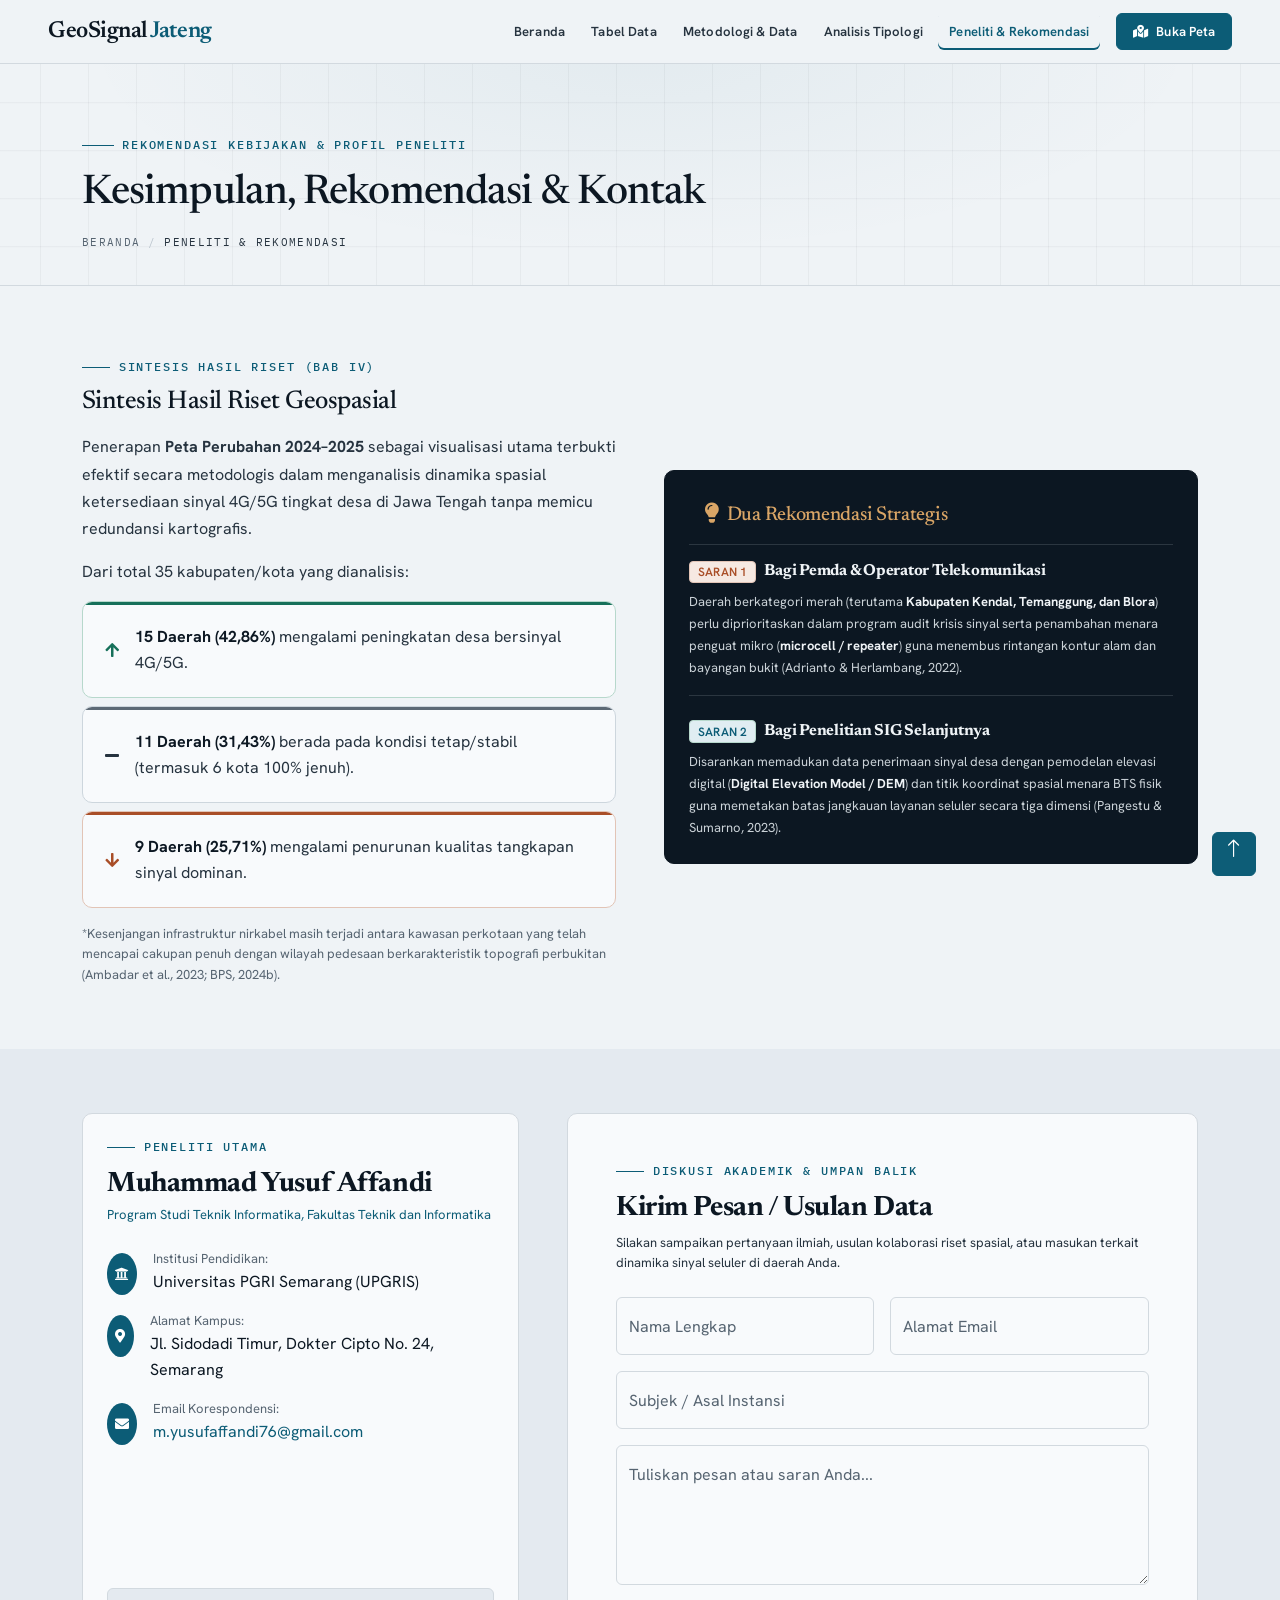
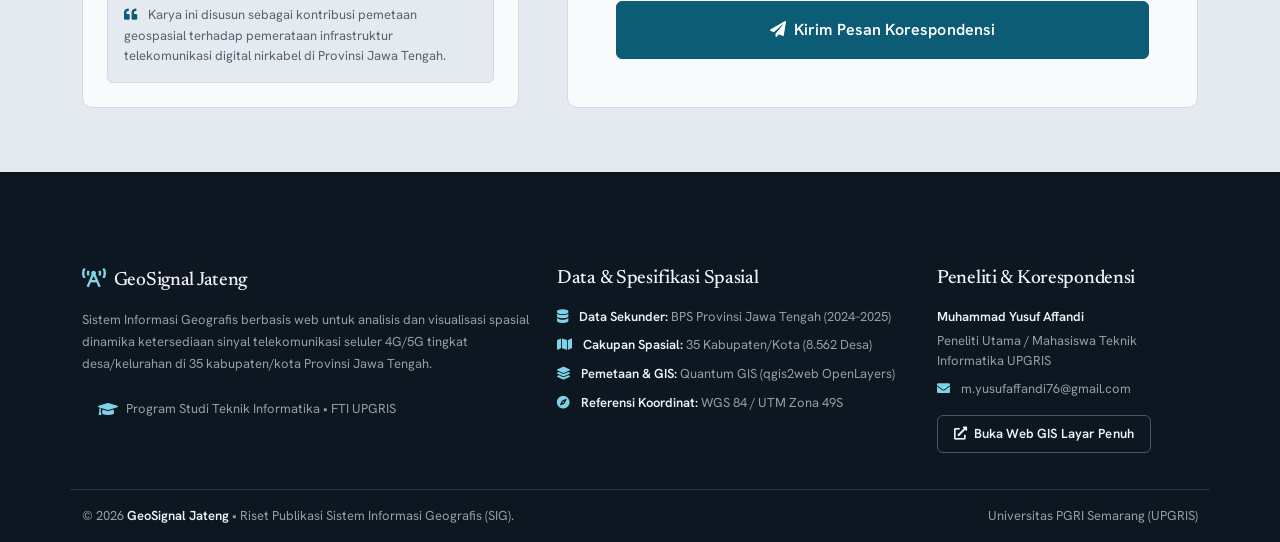
<file: contact.html>
<!DOCTYPE html>
<html lang="id">

<head>
    <meta charset="utf-8">
    <title>Kesimpulan, Rekomendasi &amp; Kontak - GeoSignal Jateng</title>
    <meta content="width=device-width, initial-scale=1.0" name="viewport">
    <meta content="Rekomendasi Kebijakan 4G 5G, Muhammad Yusuf Affandi, Teknik Informatika UPGRIS, Audit Krisis Sinyal, Microcell Repeater" name="keywords">
    <meta content="Kesimpulan penelitian geospasial sinyal 4G/5G Jawa Tengah, rekomendasi kebijakan bagi Pemda dan Operator, serta profil peneliti Muhammad Yusuf Affandi (UPGRIS)." name="description">

    <!-- Favicon -->
    <link href="img/favicon.svg" rel="icon" type="image/svg+xml">

    <!-- Editorial Kartografi: serif display + grotesk + mono -->
    <link rel="preconnect" href="https://fonts.googleapis.com">
    <link rel="preconnect" href="https://fonts.gstatic.com" crossorigin>
    <link href="https://fonts.googleapis.com/css2?family=Newsreader:opsz,wght@6..72,400..600&family=Hanken+Grotesk:wght@400..600&family=IBM+Plex+Mono:wght@400;500&display=swap" rel="stylesheet">

    <!-- Icon Font Stylesheet -->
    <link href="https://cdnjs.cloudflare.com/ajax/libs/font-awesome/5.10.0/css/all.min.css" rel="stylesheet">
    <link href="https://cdn.jsdelivr.net/npm/bootstrap-icons@1.4.1/font/bootstrap-icons.css" rel="stylesheet">

    <!-- Customized Bootstrap Stylesheet -->
    <link href="css/bootstrap.min.css" rel="stylesheet">

    <!-- Editorial stylesheet (layered over Bootstrap) -->
    <link href="css/editorial.css" rel="stylesheet">
</head>

<body>
    <!-- Navbar Start -->
    <nav class="navbar navbar-expand-lg bg-white navbar-light sticky-top px-4 px-lg-5 py-lg-0 shadow-sm">
        <a href="index.html" class="navbar-brand d-flex align-items-center">
            <h2 class="m-0 fw-bold">
                <i class="fa fa-broadcast-tower text-primary me-2"></i>GeoSignal <span class="text-primary">Jateng</span>
            </h2>
        </a>
        <button type="button" class="navbar-toggler" data-bs-toggle="collapse" data-bs-target="#navbarCollapse">
            <span class="navbar-toggler-icon"></span>
        </button>
        <div class="collapse navbar-collapse" id="navbarCollapse">
            <div class="navbar-nav ms-auto py-3 py-lg-0">
                <a href="index.html" class="nav-item nav-link">Beranda</a>
                <a href="index.html#tabel-section" class="nav-item nav-link">Tabel Data</a>
                <a href="about.html" class="nav-item nav-link">Metodologi &amp; Data</a>
                <a href="analisis.html" class="nav-item nav-link">Analisis Tipologi</a>
                <a href="contact.html" class="nav-item nav-link active">Peneliti &amp; Rekomendasi</a>
            </div>
            <a href="peta/index.html" target="_blank" class="btn btn-primary py-2 px-4 d-none d-lg-block ms-3">
                <i class="fa fa-map-marked-alt me-2"></i>Buka Peta
            </a>
        </div>
    </nav>
    <!-- Navbar End -->


    <!-- Page Header Start (Masthead editorial) -->
    <div class="container-fluid page-header wow fadeIn" data-wow-delay="0.1s">
        <div class="container position-relative" style="z-index: 2;">
            <div class="page-header-meta">
                <i class="fa fa-lightbulb me-2"></i> Rekomendasi Kebijakan &amp; Profil Peneliti
            </div>
            <h1 class="fw-bold mb-2">Kesimpulan, Rekomendasi &amp; Kontak</h1>
            <nav aria-label="breadcrumb">
                <ol class="breadcrumb justify-content-center text-uppercase fs-7">
                    <li class="breadcrumb-item"><a href="index.html">Beranda</a></li>
                    <li class="breadcrumb-item active" aria-current="page">Peneliti &amp; Rekomendasi</li>
                </ol>
            </nav>
        </div>
    </div>
    <!-- Page Header End -->


    <!-- Kesimpulan Start -->
    <div class="container-xxl py-5">
        <div class="container">
            <div class="row g-5 align-items-center">
                <div class="col-lg-6 wow fadeInUp" data-wow-delay="0.1s">
                    <span class="section-kicker"><i class="fa fa-book-reader me-1"></i> Sintesis Hasil Riset (BAB IV)</span>
                    <h2 class="display-6 fw-bold text-dark mb-3">Sintesis Hasil Riset Geospasial</h2>
                    <p class="text-secondary leading-relaxed mb-3">
                        Penerapan <strong>Peta Perubahan 2024–2025</strong> sebagai visualisasi utama terbukti efektif secara metodologis dalam menganalisis dinamika spasial ketersediaan sinyal 4G/5G tingkat desa di Jawa Tengah tanpa memicu redundansi kartografis.
                    </p>
                    <p class="text-secondary leading-relaxed mb-3">
                        Dari total 35 kabupaten/kota yang dianalisis:
                    </p>
                    <div class="d-flex flex-column gap-2 mb-3">
                        <div class="callout-card callout-peningkatan d-flex align-items-center p-3">
                            <i class="fa fa-arrow-up text-success me-3"></i>
                            <div>
                                <span class="fw-bold text-dark">15 Daerah (42,86%)</span> mengalami peningkatan desa bersinyal 4G/5G.
                            </div>
                        </div>
                        <div class="callout-card callout-tetap d-flex align-items-center p-3">
                            <i class="fa fa-minus text-secondary me-3"></i>
                            <div>
                                <span class="fw-bold text-dark">11 Daerah (31,43%)</span> berada pada kondisi tetap/stabil (termasuk 6 kota 100% jenuh).
                            </div>
                        </div>
                        <div class="callout-card callout-penurunan d-flex align-items-center p-3">
                            <i class="fa fa-arrow-down text-danger me-3"></i>
                            <div>
                                <span class="fw-bold text-dark">9 Daerah (25,71%)</span> mengalami penurunan kualitas tangkapan sinyal dominan.
                            </div>
                        </div>
                    </div>
                    <p class="small text-muted mb-0">
                        *Kesenjangan infrastruktur nirkabel masih terjadi antara kawasan perkotaan yang telah mencapai cakupan penuh dengan wilayah pedesaan berkarakteristik topografi perbukitan (Ambadar et al., 2023; BPS, 2024b).
                    </p>
                </div>

                <div class="col-lg-6 wow fadeInUp" data-wow-delay="0.3s">
                    <div class="card border-0 shadow-lg rounded-4 p-4 bg-dark text-white">
                        <div class="card-header bg-transparent border-bottom border-light border-opacity-10 pb-3">
                            <h5 class="text-warning mb-0"><i class="fa fa-lightbulb me-2"></i>Dua Rekomendasi Strategis</h5>
                        </div>
                        <div class="card-body p-0 pt-3">
                            <!-- Rekomendasi 1 -->
                            <div class="mb-4 pb-3 border-bottom border-light border-opacity-10">
                                <div class="d-flex align-items-center mb-2">
                                    <span class="badge bg-danger me-2">SARAN 1</span>
                                    <h6 class="text-white fw-bold mb-0">Bagi Pemda &amp; Operator Telekomunikasi</h6>
                                </div>
                                <p class="small text-light opacity-80 leading-relaxed mb-0">
                                    Daerah berkategori merah (terutama <strong>Kabupaten Kendal, Temanggung, dan Blora</strong>) perlu diprioritaskan dalam program audit krisis sinyal serta penambahan menara penguat mikro (<strong>microcell / repeater</strong>) guna menembus rintangan kontur alam dan bayangan bukit (Adrianto &amp; Herlambang, 2022).
                                </p>
                            </div>

                            <!-- Rekomendasi 2 -->
                            <div>
                                <div class="d-flex align-items-center mb-2">
                                    <span class="badge bg-primary me-2">SARAN 2</span>
                                    <h6 class="text-white fw-bold mb-0">Bagi Penelitian SIG Selanjutnya</h6>
                                </div>
                                <p class="small text-light opacity-80 leading-relaxed mb-0">
                                    Disarankan memadukan data penerimaan sinyal desa dengan pemodelan elevasi digital (<strong>Digital Elevation Model / DEM</strong>) dan titik koordinat spasial menara BTS fisik guna memetakan batas jangkauan layanan seluler secara tiga dimensi (Pangestu &amp; Sumarno, 2023).
                                </p>
                            </div>
                        </div>
                    </div>
                </div>
            </div>
        </div>
    </div>
    <!-- Kesimpulan End -->


    <!-- Profil Peneliti & Form Kontak Start -->
    <div class="container-xxl py-5 bg-light">
        <div class="container">
            <div class="row g-5">
                <!-- Profil Penulis -->
                <div class="col-lg-5 wow fadeInUp" data-wow-delay="0.1s">
                    <div class="card border-0 shadow-sm rounded-4 p-4 bg-white h-100">
                        <span class="section-kicker"><i class="fa fa-user me-1"></i> Peneliti Utama</span>
                        <h3 class="fw-bold text-dark mb-1">Muhammad Yusuf Affandi</h3>
                        <p class="text-primary fw-semibold small mb-4">
                            Program Studi Teknik Informatika, Fakultas Teknik dan Informatika
                        </p>

                        <div class="d-flex flex-column gap-3 mb-4">
                            <div class="d-flex align-items-start">
                                <div class="bg-primary text-white p-2 rounded-circle me-3 mt-1">
                                    <i class="fa fa-university fa-sm"></i>
                                </div>
                                <div>
                                    <div class="small text-muted">Institusi Pendidikan:</div>
                                    <div class="fw-semibold text-dark">Universitas PGRI Semarang (UPGRIS)</div>
                                </div>
                            </div>

                            <div class="d-flex align-items-start">
                                <div class="bg-primary text-white p-2 rounded-circle me-3 mt-1">
                                    <i class="fa fa-map-marker-alt fa-sm"></i>
                                </div>
                                <div>
                                    <div class="small text-muted">Alamat Kampus:</div>
                                    <div class="fw-semibold text-dark">Jl. Sidodadi Timur, Dokter Cipto No. 24, Semarang</div>
                                </div>
                            </div>

                            <div class="d-flex align-items-start">
                                <div class="bg-primary text-white p-2 rounded-circle me-3 mt-1">
                                    <i class="fa fa-envelope fa-sm"></i>
                                </div>
                                <div>
                                    <div class="small text-muted">Email Korespondensi:</div>
                                    <div class="fw-semibold text-dark">
                                        <a href="mailto:m.yusufaffandi76@gmail.com" class="text-primary text-decoration-none">m.yusufaffandi76@gmail.com</a>
                                    </div>
                                </div>
                            </div>
                        </div>

                        <div class="p-3 bg-light rounded-3 border small text-muted mt-auto">
                            <i class="fa fa-quote-left text-primary me-2"></i>
                            Karya ini disusun sebagai kontribusi pemetaan geospasial terhadap pemerataan infrastruktur telekomunikasi digital nirkabel di Provinsi Jawa Tengah.
                        </div>
                    </div>
                </div>

                <!-- Form Korespondensi / Kirim Masukan -->
                <div class="col-lg-7 wow fadeInUp" data-wow-delay="0.3s">
                    <div class="card border-0 shadow-sm rounded-4 p-4 p-lg-5 bg-white h-100">
                        <span class="section-kicker"><i class="fa fa-comments me-1"></i> Diskusi Akademik &amp; Umpan Balik</span>
                        <h3 class="fw-bold text-dark mb-2">Kirim Pesan / Usulan Data</h3>
                        <p class="text-secondary small mb-4">
                            Silakan sampaikan pertanyaan ilmiah, usulan kolaborasi riset spasial, atau masukan terkait dinamika sinyal seluler di daerah Anda.
                        </p>

                        <form id="contact-form">
                            <div class="row g-3">
                                <div class="col-md-6">
                                    <div class="form-floating">
                                        <input type="text" class="form-control" id="name" placeholder="Nama Lengkap" required>
                                        <label for="name">Nama Lengkap</label>
                                    </div>
                                </div>
                                <div class="col-md-6">
                                    <div class="form-floating">
                                        <input type="email" class="form-control" id="email" placeholder="Alamat Email" required>
                                        <label for="email">Alamat Email</label>
                                    </div>
                                </div>
                                <div class="col-12">
                                    <div class="form-floating">
                                        <input type="text" class="form-control" id="subject" placeholder="Subjek / Institusi" required>
                                        <label for="subject">Subjek / Asal Instansi</label>
                                    </div>
                                </div>
                                <div class="col-12">
                                    <div class="form-floating">
                                        <textarea class="form-control" placeholder="Tuliskan pesan Anda" id="message" style="height: 140px;" required></textarea>
                                        <label for="message">Tuliskan pesan atau saran Anda...</label>
                                    </div>
                                </div>
                                <div class="col-12">
                                    <button class="btn btn-primary py-3 px-5 w-100 shadow-sm" type="submit">
                                        <i class="fa fa-paper-plane me-2"></i>Kirim Pesan Korespondensi
                                    </button>
                                </div>
                            </div>
                        </form>
                    </div>
                </div>
            </div>
        </div>
    </div>
    <!-- Profil Peneliti & Form Kontak End -->


    <!-- Footer Start -->
    <div class="container-fluid bg-dark text-light footer pt-5 wow fadeIn" data-wow-delay="0.1s">
        <div class="container py-5">
            <div class="row g-4 justify-content-between">
                <!-- Kolom 1: Identitas Riset & Brand -->
                <div class="col-lg-5 col-md-12">
                    <h4 class="text-white mb-3">
                        <i class="fa fa-broadcast-tower text-primary me-2"></i>GeoSignal Jateng
                    </h4>
                    <p class="small text-secondary mb-3 leading-relaxed">
                        Sistem Informasi Geografis berbasis web untuk analisis dan visualisasi spasial dinamika ketersediaan sinyal telekomunikasi seluler 4G/5G tingkat desa/kelurahan di 35 kabupaten/kota Provinsi Jawa Tengah.
                    </p>
                    <div class="d-inline-flex align-items-center bg-opacity-25 px-3 py-2 rounded-2 text-muted small">
                        <i class="fa fa-graduation-cap text-primary me-2 fs-6"></i>
                        <span>Program Studi Teknik Informatika &bull; FTI UPGRIS</span>
                    </div>
                </div>

                <!-- Kolom 2: Sumber Data & Spesifikasi Geospasial -->
                <div class="col-lg-4 col-md-6">
                    <h5 class="text-light mb-3">Data &amp; Spesifikasi Spasial</h5>
                    <ul class="list-unstyled small text-secondary mb-0">
                        <li class="mb-2">
                            <i class="fa fa-database text-primary me-2"></i>
                            <strong>Data Sekunder:</strong> BPS Provinsi Jawa Tengah (2024–2025)
                        </li>
                        <li class="mb-2">
                            <i class="fa fa-map text-primary me-2"></i>
                            <strong>Cakupan Spasial:</strong> 35 Kabupaten/Kota (8.562 Desa)
                        </li>
                        <li class="mb-2">
                            <i class="fa fa-layer-group text-primary me-2"></i>
                            <strong>Pemetaan &amp; GIS:</strong> Quantum GIS (qgis2web OpenLayers)
                        </li>
                        <li class="mb-0">
                            <i class="fa fa-compass text-primary me-2"></i>
                            <strong>Referensi Koordinat:</strong> WGS 84 / UTM Zona 49S
                        </li>
                    </ul>
                </div>

                <!-- Kolom 3: Peneliti & Korespondensi -->
                <div class="col-lg-3 col-md-6">
                    <h5 class="text-light mb-3">Peneliti &amp; Korespondensi</h5>
                    <p class="small text-secondary mb-2">
                        <strong class="text-light d-block mb-1">Muhammad Yusuf Affandi</strong>
                        Peneliti Utama / Mahasiswa Teknik Informatika UPGRIS
                    </p>
                    <p class="small text-secondary mb-3">
                        <i class="fa fa-envelope text-primary me-2"></i>
                        <a href="mailto:m.yusufaffandi76@gmail.com" class="text-secondary text-decoration-none">m.yusufaffandi76@gmail.com</a>
                    </p>
                    <a href="peta/index.html" target="_blank" class="btn btn-sm btn-outline-primary py-2 px-3">
                        <i class="fa fa-external-link-alt me-1"></i> Buka Web GIS Layar Penuh
                    </a>
                </div>
            </div>
        </div>

        <div class="container border-top border-secondary border-opacity-25 py-3">
            <div class="d-flex justify-content-between align-items-center flex-wrap gap-2 small text-secondary">
                <div>
                    &copy; 2026 <strong class="text-light">GeoSignal Jateng</strong> &bull; Riset Publikasi Sistem Informasi Geografis (SIG).
                </div>
                <div>
                    Universitas PGRI Semarang (UPGRIS)
                </div>
            </div>
        </div>
    </div>
    <!-- Footer End -->


    <!-- Back to Top -->
    <a href="#" class="btn btn-lg btn-primary btn-lg-square back-to-top"><i class="bi bi-arrow-up"></i></a>


    <!-- JavaScript Libraries -->
    <script src="https://code.jquery.com/jquery-3.4.1.min.js"></script>
    <script src="https://cdn.jsdelivr.net/npm/bootstrap@5.0.0/dist/js/bootstrap.bundle.min.js"></script>
    <script src="lib/wow/wow.min.js"></script>
    <script src="lib/easing/easing.min.js"></script>
    <script src="lib/waypoints/waypoints.min.js"></script>

    <!-- Template Javascript -->
    <script src="js/main.js"></script>
</body>

</html>
</file>
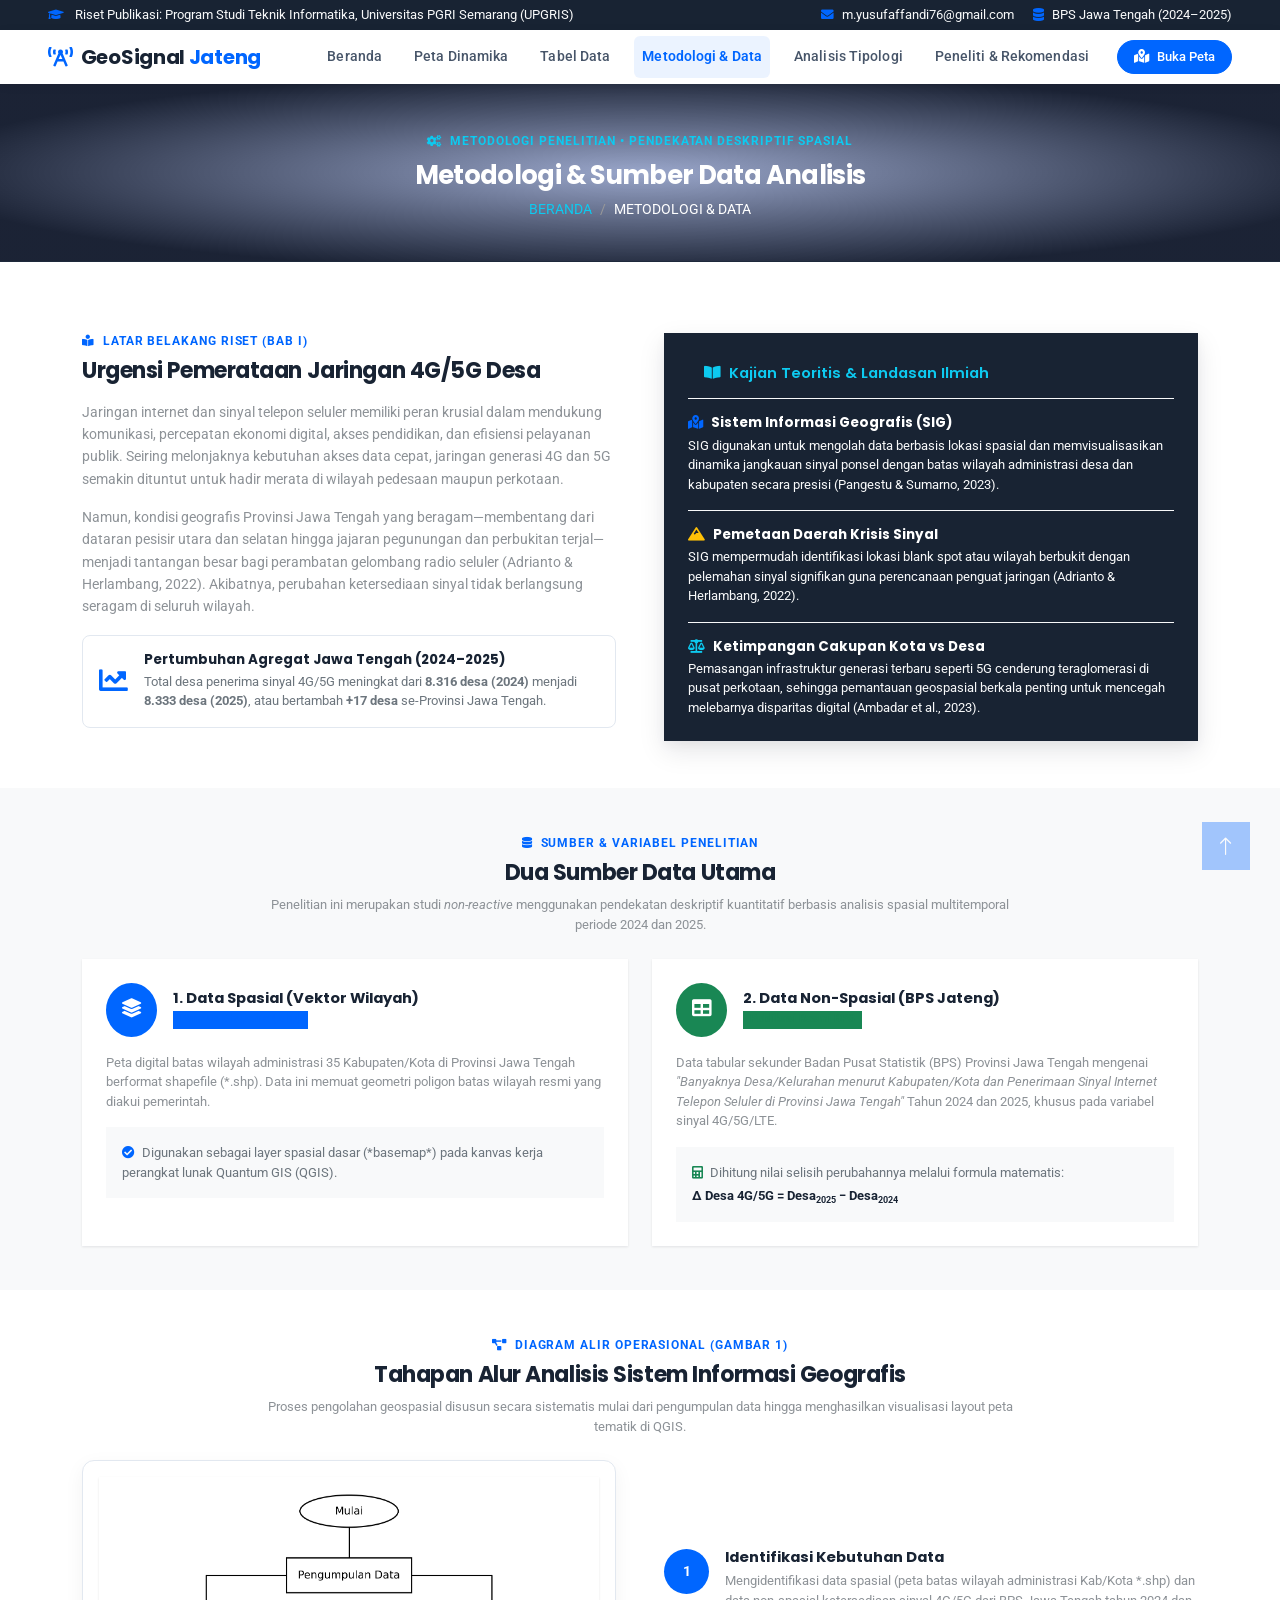
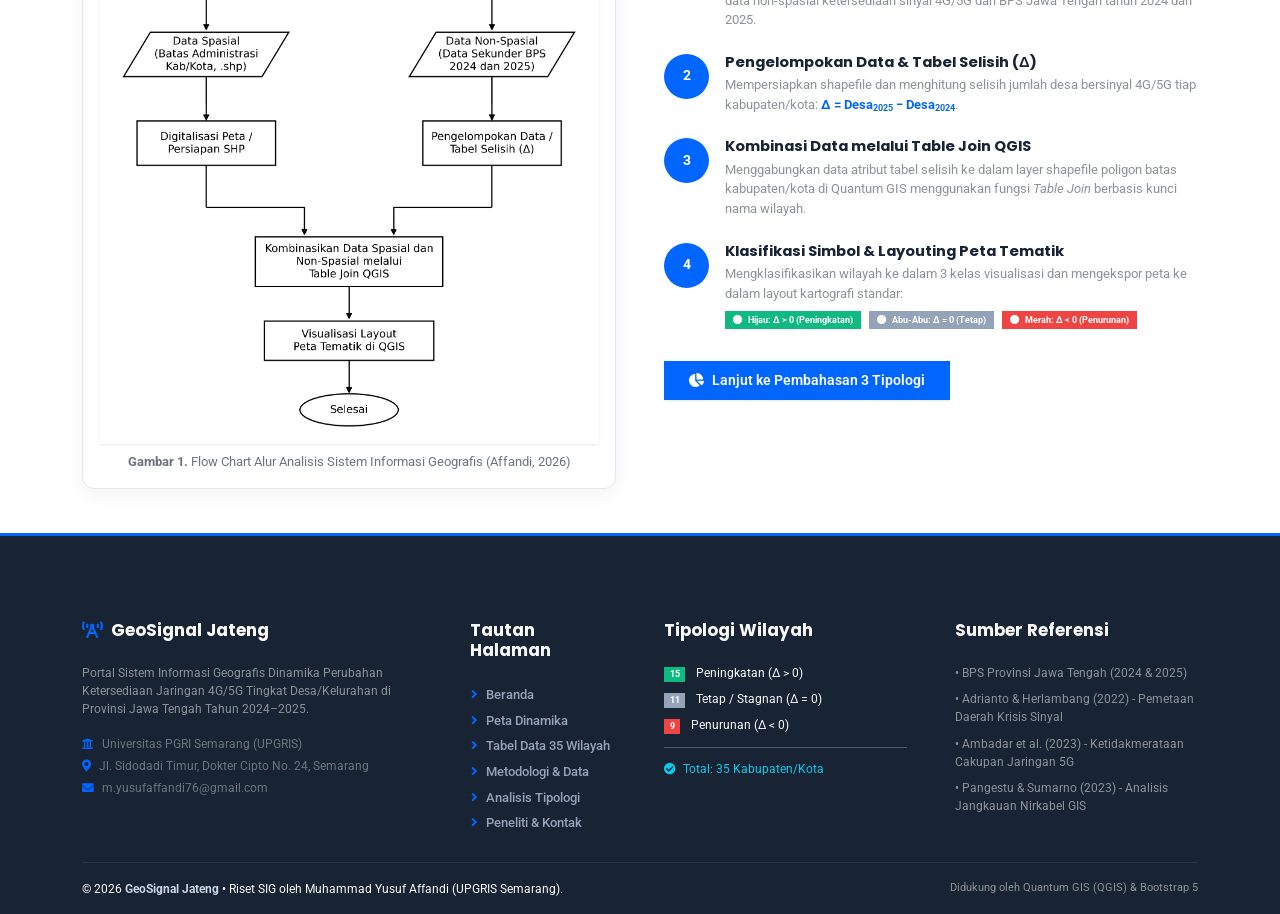
<file: home-repair-website-template/about.html>
<!DOCTYPE html>
<html lang="id">

<head>
    <meta charset="utf-8">
    <title>Metodologi & Data - GeoSignal Jateng</title>
    <meta content="width=device-width, initial-scale=1.0" name="viewport">
    <meta content="Metodologi SIG, Analisis Multitemporal, QGIS Table Join, BPS Jawa Tengah 4G 5G" name="keywords">
    <meta content="Metodologi analisis geospasial multitemporal ketersediaan jaringan 4G/5G tingkat desa di Jawa Tengah berbasis QGIS dan data sekunder BPS." name="description">

    <!-- Favicon -->
    <link href="img/favicon.svg" rel="icon" type="image/svg+xml">

    <!-- Google Web Fonts -->
    <link rel="preconnect" href="https://fonts.googleapis.com">
    <link rel="preconnect" href="https://fonts.gstatic.com" crossorigin>
    <link href="https://fonts.googleapis.com/css2?family=Roboto:wght@400;500;700&family=Poppins:wght@600;700;800&display=swap" rel="stylesheet"> 

    <!-- Icon Font Stylesheet -->
    <link href="https://cdnjs.cloudflare.com/ajax/libs/font-awesome/5.10.0/css/all.min.css" rel="stylesheet">
    <link href="https://cdn.jsdelivr.net/npm/bootstrap-icons@1.4.1/font/bootstrap-icons.css" rel="stylesheet">

    <!-- Libraries Stylesheet -->
    <link href="lib/animate/animate.min.css" rel="stylesheet">
    <link href="lib/owlcarousel/assets/owl.carousel.min.css" rel="stylesheet">

    <!-- Customized Bootstrap Stylesheet -->
    <link href="css/bootstrap.min.css" rel="stylesheet">

    <!-- Template Stylesheet -->
    <link href="css/style.css" rel="stylesheet">
</head>

<body>
    <!-- Spinner Start -->
    <div id="spinner" class="show bg-white position-fixed translate-middle w-100 vh-100 top-50 start-50 d-flex align-items-center justify-content-center">
        <div class="spinner-grow text-primary" role="status"></div>
    </div>
    <!-- Spinner End -->


    <!-- Topbar Start -->
    <div class="container-fluid bg-dark text-light px-0 py-1 d-none d-lg-block style="font-size: 0.82rem;" border-bottom border-primary border-opacity-25">
        <div class="row gx-0 align-items-center">
            <div class="col-lg-7 px-5 text-start">
                <small class="me-3">
                    <i class="fa fa-graduation-cap text-primary me-2"></i>
                    Riset Publikasi: Program Studi Teknik Informatika, Universitas PGRI Semarang (UPGRIS)
                </small>
            </div>
            <div class="col-lg-5 px-5 text-end">
                <small class="me-3"><i class="fa fa-envelope text-primary me-2"></i>m.yusufaffandi76@gmail.com</small>
                <small><i class="fa fa-database text-primary me-2"></i>BPS Jawa Tengah (2024–2025)</small>
            </div>
        </div>
    </div>
    <!-- Topbar End -->


    <!-- Navbar Start -->
    <nav class="navbar navbar-expand-lg bg-white navbar-light sticky-top px-4 px-lg-5 py-lg-0 shadow-sm">
        <a href="index.html" class="navbar-brand d-flex align-items-center">
            <h2 class="m-0 fw-bold">
                <i class="fa fa-broadcast-tower text-primary me-2"></i>GeoSignal <span class="text-primary">Jateng</span>
            </h2>
        </a>
        <button type="button" class="navbar-toggler" data-bs-toggle="collapse" data-bs-target="#navbarCollapse">
            <span class="navbar-toggler-icon"></span>
        </button>
        <div class="collapse navbar-collapse" id="navbarCollapse">
            <div class="navbar-nav ms-auto py-3 py-lg-0">
                <a href="index.html" class="nav-item nav-link">Beranda</a>
                <a href="index.html#peta-section" class="nav-item nav-link">Peta Dinamika</a>
                <a href="index.html#tabel-section" class="nav-item nav-link">Tabel Data</a>
                <a href="about.html" class="nav-item nav-link active">Metodologi &amp; Data</a>
                <a href="analisis.html" class="nav-item nav-link">Analisis Tipologi</a>
                <a href="contact.html" class="nav-item nav-link">Peneliti &amp; Rekomendasi</a>
            </div>
            <a href="index.html#peta-section" class="btn btn-primary py-2 px-4 d-none d-lg-block ms-3">
                <i class="fa fa-map-marked-alt me-2"></i>Buka Peta
            </a>
        </div>
    </nav>
    <!-- Navbar End -->


    <!-- Page Header Start -->
    <div class="container-fluid page-header py-4 mb-4 wow fadeIn" data-wow-delay="0.1s" style="background: radial-gradient(ellipse at 50% 50%, rgba(30, 58, 138, 0.45) 0%, rgba(15, 23, 42, 0.95) 80%), url('img/bg-topographic-grid.svg') center center; background-size: cover, 1100px auto; border-bottom: 1px solid #1E293B;">
        <div class="container text-center py-2">
            <span class="section-kicker text-info mb-2"><i class="fa fa-cogs me-1"></i> Metodologi Penelitian &bull; Pendekatan Deskriptif Spasial</span>
            <h1 class="display-5 text-white fw-bold mb-2">Metodologi &amp; Sumber Data Analisis</h1>
            <nav aria-label="breadcrumb">
                <ol class="breadcrumb justify-content-center text-uppercase fs-7 mb-0">
                    <li class="breadcrumb-item"><a href="index.html" class="text-info">Beranda</a></li>
                    <li class="breadcrumb-item text-white active" aria-current="page">Metodologi &amp; Data</li>
                </ol>
            </nav>
        </div>
    </div>
    <!-- Page Header End -->


    <!-- Latar Belakang & Urgensi Start -->
    <div class="container-xxl py-5">
        <div class="container">
            <div class="row g-5 align-items-center">
                <div class="col-lg-6 wow fadeInUp" data-wow-delay="0.1s">
                    <span class="section-kicker"><i class="fa fa-book-reader me-1"></i> Latar Belakang Riset (BAB I)</span>
                    <h2 class="display-6 fw-bold text-dark mb-3">Urgensi Pemerataan Jaringan 4G/5G Desa</h2>
                    <p class="text-secondary leading-relaxed mb-3">
                        Jaringan internet dan sinyal telepon seluler memiliki peran krusial dalam mendukung komunikasi, percepatan ekonomi digital, akses pendidikan, dan efisiensi pelayanan publik. Seiring melonjaknya kebutuhan akses data cepat, jaringan generasi 4G dan 5G semakin dituntut untuk hadir merata di wilayah pedesaan maupun perkotaan.
                    </p>
                    <p class="text-secondary leading-relaxed mb-3">
                        Namun, kondisi geografis Provinsi Jawa Tengah yang beragam—membentang dari dataran pesisir utara dan selatan hingga jajaran pegunungan dan perbukitan terjal—menjadi tantangan besar bagi perambatan gelombang radio seluler (Adrianto &amp; Herlambang, 2022). Akibatnya, perubahan ketersediaan sinyal tidak berlangsung seragam di seluruh wilayah.
                    </p>
                    <div class="callout-card p-3 mb-3">
                        <div class="d-flex align-items-center">
                            <i class="fa fa-chart-line text-primary fa-2x me-3"></i>
                            <div>
                                <h6 class="fw-bold mb-1">Pertumbuhan Agregat Jawa Tengah (2024–2025)</h6>
                                <p class="small text-muted mb-0">
                                    Total desa penerima sinyal 4G/5G meningkat dari <strong>8.316 desa (2024)</strong> menjadi <strong>8.333 desa (2025)</strong>, atau bertambah <strong>+17 desa</strong> se-Provinsi Jawa Tengah.
                                </p>
                            </div>
                        </div>
                    </div>
                </div>

                <div class="col-lg-6 wow fadeInUp" data-wow-delay="0.3s">
                    <div class="card border-0 shadow-lg rounded-4 p-4 bg-dark text-white">
                        <div class="card-header bg-transparent border-bottom border-light border-opacity-10 pb-3">
                            <h5 class="text-info mb-0"><i class="fa fa-book-open me-2"></i>Kajian Teoritis &amp; Landasan Ilmiah</h5>
                        </div>
                        <div class="card-body p-0 pt-3">
                            <div class="mb-3 pb-3 border-bottom border-light border-opacity-10">
                                <h6 class="fw-bold text-white mb-1"><i class="fa fa-map-marked-alt text-primary me-2"></i>Sistem Informasi Geografis (SIG)</h6>
                                <p class="small text-light opacity-75 mb-0">
                                    SIG digunakan untuk mengolah data berbasis lokasi spasial dan memvisualisasikan dinamika jangkauan sinyal ponsel dengan batas wilayah administrasi desa dan kabupaten secara presisi (Pangestu &amp; Sumarno, 2023).
                                </p>
                            </div>
                            <div class="mb-3 pb-3 border-bottom border-light border-opacity-10">
                                <h6 class="fw-bold text-white mb-1"><i class="fa fa-mountain text-warning me-2"></i>Pemetaan Daerah Krisis Sinyal</h6>
                                <p class="small text-light opacity-75 mb-0">
                                    SIG mempermudah identifikasi lokasi blank spot atau wilayah berbukit dengan pelemahan sinyal signifikan guna perencanaan penguat jaringan (Adrianto &amp; Herlambang, 2022).
                                </p>
                            </div>
                            <div>
                                <h6 class="fw-bold text-white mb-1"><i class="fa fa-balance-scale text-info me-2"></i>Ketimpangan Cakupan Kota vs Desa</h6>
                                <p class="small text-light opacity-75 mb-0">
                                    Pemasangan infrastruktur generasi terbaru seperti 5G cenderung teraglomerasi di pusat perkotaan, sehingga pemantauan geospasial berkala penting untuk mencegah melebarnya disparitas digital (Ambadar et al., 2023).
                                </p>
                            </div>
                        </div>
                    </div>
                </div>
            </div>
        </div>
    </div>
    <!-- Latar Belakang End -->


    <!-- Sumber Data & Formulasi Start -->
    <div class="container-xxl py-5 bg-light">
        <div class="container">
            <div class="text-center mx-auto mb-4 wow fadeInUp" data-wow-delay="0.1s" style="max-width: 760px;">
                <span class="section-kicker"><i class="fa fa-database me-1"></i> Sumber &amp; Variabel Penelitian</span>
                <h2 class="display-6 fw-bold text-dark">Dua Sumber Data Utama</h2>
                <p class="text-secondary small mb-0">
                    Penelitian ini merupakan studi <em>non-reactive</em> menggunakan pendekatan deskriptif kuantitatif berbasis analisis spasial multitemporal periode 2024 dan 2025.
                </p>
            </div>

            <div class="row g-4">
                <!-- Data Spasial -->
                <div class="col-lg-6 wow fadeInUp" data-wow-delay="0.1s">
                    <div class="card h-100 border-0 shadow-sm rounded-4 p-4 bg-white">
                        <div class="d-flex align-items-center mb-3">
                            <div class="bg-primary text-white p-3 rounded-circle me-3">
                                <i class="fa fa-layer-group fa-lg"></i>
                            </div>
                            <div>
                                <h5 class="fw-bold mb-0">1. Data Spasial (Vektor Wilayah)</h5>
                                <span class="badge bg-primary bg-opacity-10 text-primary">Format: Shapefile (.shp)</span>
                            </div>
                        </div>
                        <p class="text-secondary small mb-3">
                            Peta digital batas wilayah administrasi 35 Kabupaten/Kota di Provinsi Jawa Tengah berformat shapefile (*.shp). Data ini memuat geometri poligon batas wilayah resmi yang diakui pemerintah.
                        </p>
                        <div class="bg-light p-3 rounded-3 small text-muted">
                            <i class="fa fa-check-circle text-primary me-1"></i> Digunakan sebagai layer spasial dasar (*basemap*) pada kanvas kerja perangkat lunak Quantum GIS (QGIS).
                        </div>
                    </div>
                </div>

                <!-- Data Non-Spasial -->
                <div class="col-lg-6 wow fadeInUp" data-wow-delay="0.2s">
                    <div class="card h-100 border-0 shadow-sm rounded-4 p-4 bg-white">
                        <div class="d-flex align-items-center mb-3">
                            <div class="bg-success text-white p-3 rounded-circle me-3">
                                <i class="fa fa-table fa-lg"></i>
                            </div>
                            <div>
                                <h5 class="fw-bold mb-0">2. Data Non-Spasial (BPS Jateng)</h5>
                                <span class="badge bg-success bg-opacity-10 text-success">Publikasi Resmi BPS</span>
                            </div>
                        </div>
                        <p class="text-secondary small mb-3">
                            Data tabular sekunder Badan Pusat Statistik (BPS) Provinsi Jawa Tengah mengenai <em>"Banyaknya Desa/Kelurahan menurut Kabupaten/Kota dan Penerimaan Sinyal Internet Telepon Seluler di Provinsi Jawa Tengah"</em> Tahun 2024 dan 2025, khusus pada variabel sinyal 4G/5G/LTE.
                        </p>
                        <div class="bg-light p-3 rounded-3 small text-muted">
                            <i class="fa fa-calculator text-success me-1"></i> Dihitung nilai selisih perubahannya melalui formula matematis:
                            <div class="fw-bold text-dark mt-1">&Delta; Desa 4G/5G = Desa<sub>2025</sub> &minus; Desa<sub>2024</sub></div>
                        </div>
                    </div>
                </div>
            </div>
        </div>
    </div>
    <!-- Sumber Data End -->


    <!-- Flowchart & Alur Analisis Start -->
    <div class="container-xxl py-5">
        <div class="container">
            <div class="text-center mx-auto mb-4 wow fadeInUp" data-wow-delay="0.1s" style="max-width: 760px;">
                <span class="section-kicker"><i class="fa fa-project-diagram me-1"></i> Diagram Alir Operasional (Gambar 1)</span>
                <h2 class="display-6 fw-bold text-dark">Tahapan Alur Analisis Sistem Informasi Geografis</h2>
                <p class="text-secondary small mb-0">
                    Proses pengolahan geospasial disusun secara sistematis mulai dari pengumpulan data hingga menghasilkan visualisasi layout peta tematik di QGIS.
                </p>
            </div>

            <div class="row g-5 align-items-center">
                <!-- Diagram Visual (Gambar 1 dari artikel) -->
                <div class="col-lg-6 wow fadeInUp text-center" data-wow-delay="0.1s">
                    <div class="research-img-wrapper p-3">
                        <img src="img/flowchart-analisis.png" alt="Flow Chart Alur Analisis Sistem Informasi Geografis" class="img-fluid rounded shadow-sm" style="max-height: 580px;">
                        <div class="mt-2 text-muted small">
                            <strong>Gambar 1.</strong> Flow Chart Alur Analisis Sistem Informasi Geografis (Affandi, 2026)
                        </div>
                    </div>
                </div>

                <!-- Penjelasan Langkah-Langkah Operasional -->
                <div class="col-lg-6 wow fadeInUp" data-wow-delay="0.3s">
                    <div class="d-flex flex-column gap-4">
                        <!-- Step 1 -->
                        <div class="d-flex">
                            <div class="flex-shrink-0 bg-primary text-white rounded-circle d-flex align-items-center justify-content-center fw-bold me-3" style="width: 45px; height: 45px;">
                                1
                            </div>
                            <div>
                                <h5 class="fw-bold text-dark mb-1">Identifikasi Kebutuhan Data</h5>
                                <p class="text-secondary small mb-0">
                                    Mengidentifikasi data spasial (peta batas wilayah administrasi Kab/Kota *.shp) dan data non-spasial ketersediaan sinyal 4G/5G dari BPS Jawa Tengah tahun 2024 dan 2025.
                                </p>
                            </div>
                        </div>

                        <!-- Step 2 -->
                        <div class="d-flex">
                            <div class="flex-shrink-0 bg-primary text-white rounded-circle d-flex align-items-center justify-content-center fw-bold me-3" style="width: 45px; height: 45px;">
                                2
                            </div>
                            <div>
                                <h5 class="fw-bold text-dark mb-1">Pengelompokan Data &amp; Tabel Selisih (&Delta;)</h5>
                                <p class="text-secondary small mb-0">
                                    Mempersiapkan shapefile dan menghitung selisih jumlah desa bersinyal 4G/5G tiap kabupaten/kota: <span class="fw-bold text-primary">&Delta; = Desa<sub>2025</sub> &minus; Desa<sub>2024</sub></span>.
                                </p>
                            </div>
                        </div>

                        <!-- Step 3 -->
                        <div class="d-flex">
                            <div class="flex-shrink-0 bg-primary text-white rounded-circle d-flex align-items-center justify-content-center fw-bold me-3" style="width: 45px; height: 45px;">
                                3
                            </div>
                            <div>
                                <h5 class="fw-bold text-dark mb-1">Kombinasi Data melalui Table Join QGIS</h5>
                                <p class="text-secondary small mb-0">
                                    Menggabungkan data atribut tabel selisih ke dalam layer shapefile poligon batas kabupaten/kota di Quantum GIS menggunakan fungsi <em>Table Join</em> berbasis kunci nama wilayah.
                                </p>
                            </div>
                        </div>

                        <!-- Step 4 -->
                        <div class="d-flex">
                            <div class="flex-shrink-0 bg-primary text-white rounded-circle d-flex align-items-center justify-content-center fw-bold me-3" style="width: 45px; height: 45px;">
                                4
                            </div>
                            <div>
                                <h5 class="fw-bold text-dark mb-1">Klasifikasi Simbol &amp; Layouting Peta Tematik</h5>
                                <p class="text-secondary small mb-2">
                                    Mengklasifikasikan wilayah ke dalam 3 kelas visualisasi dan mengekspor peta ke dalam layout kartografi standar:
                                </p>
                                <div class="d-flex flex-wrap gap-2 small">
                                    <span class="badge badge-peningkatan px-2 py-1"><i class="fa fa-circle me-1"></i> Hijau: &Delta; &gt; 0 (Peningkatan)</span>
                                    <span class="badge badge-tetap px-2 py-1"><i class="fa fa-circle me-1"></i> Abu-Abu: &Delta; = 0 (Tetap)</span>
                                    <span class="badge badge-penurunan px-2 py-1"><i class="fa fa-circle me-1"></i> Merah: &Delta; &lt; 0 (Penurunan)</span>
                                </div>
                            </div>
                        </div>
                    </div>

                    <div class="mt-4 pt-2">
                        <a href="analisis.html" class="btn btn-primary py-2 px-4 shadow-sm" style="font-size: 0.88rem; font-weight: 600;">
                            <i class="fa fa-chart-pie me-2"></i>Lanjut ke Pembahasan 3 Tipologi
                        </a>
                    </div>
                </div>
            </div>
        </div>
    </div>
    <!-- Flowchart End -->


    <!-- Footer Start -->
    <div class="container-fluid bg-dark text-light footer pt-5 wow fadeIn" data-wow-delay="0.1s" style="border-top: 3px solid #0066FF;">
        <div class="container py-5">
            <div class="row g-5">
                <div class="col-lg-4 col-md-6">
                    <h4 class="text-white mb-4">
                        <i class="fa fa-broadcast-tower text-primary me-2"></i>GeoSignal Jateng
                    </h4>
                    <p class="small text-secondary mb-3">
                        Portal Sistem Informasi Geografis Dinamika Perubahan Ketersediaan Jaringan 4G/5G Tingkat Desa/Kelurahan di Provinsi Jawa Tengah Tahun 2024–2025.
                    </p>
                    <div class="small text-muted">
                        <p class="mb-1"><i class="fa fa-university text-primary me-2"></i>Universitas PGRI Semarang (UPGRIS)</p>
                        <p class="mb-1"><i class="fa fa-map-marker-alt text-primary me-2"></i>Jl. Sidodadi Timur, Dokter Cipto No. 24, Semarang</p>
                        <p class="mb-0"><i class="fa fa-envelope text-primary me-2"></i>m.yusufaffandi76@gmail.com</p>
                    </div>
                </div>

                <div class="col-lg-2 col-md-6">
                    <h5 class="text-light mb-4">Tautan Halaman</h5>
                    <a class="btn btn-link" href="index.html">Beranda</a>
                    <a class="btn btn-link" href="index.html#peta-section">Peta Dinamika</a>
                    <a class="btn btn-link" href="index.html#tabel-section">Tabel Data 35 Wilayah</a>
                    <a class="btn btn-link" href="about.html">Metodologi &amp; Data</a>
                    <a class="btn btn-link" href="analisis.html">Analisis Tipologi</a>
                    <a class="btn btn-link" href="contact.html">Peneliti &amp; Kontak</a>
                </div>

                <div class="col-lg-3 col-md-6">
                    <h5 class="text-light mb-4">Tipologi Wilayah</h5>
                    <div class="d-flex flex-column gap-2 small">
                        <span class="text-light"><span class="badge badge-peningkatan me-2">15</span> Peningkatan (&Delta; &gt; 0)</span>
                        <span class="text-light"><span class="badge badge-tetap me-2">11</span> Tetap / Stagnan (&Delta; = 0)</span>
                        <span class="text-light"><span class="badge badge-penurunan me-2">9</span> Penurunan (&Delta; &lt; 0)</span>
                        <hr class="border-secondary my-1">
                        <span class="text-info"><i class="fa fa-check-circle me-1"></i> Total: 35 Kabupaten/Kota</span>
                    </div>
                </div>

                <div class="col-lg-3 col-md-6">
                    <h5 class="text-light mb-4">Sumber Referensi</h5>
                    <ul class="list-unstyled small text-secondary">
                        <li class="mb-2">&bull; BPS Provinsi Jawa Tengah (2024 &amp; 2025)</li>
                        <li class="mb-2">&bull; Adrianto &amp; Herlambang (2022) - Pemetaan Daerah Krisis Sinyal</li>
                        <li class="mb-2">&bull; Ambadar et al. (2023) - Ketidakmerataan Cakupan Jaringan 5G</li>
                        <li class="mb-0">&bull; Pangestu &amp; Sumarno (2023) - Analisis Jangkauan Nirkabel GIS</li>
                    </ul>
                </div>
            </div>
        </div>

        <div class="container">
            <div class="copyright d-flex justify-content-between align-items-center flex-wrap gap-2">
                <div>
                    &copy; 2026 <a href="index.html" class="fw-bold">GeoSignal Jateng</a> &bull; Riset SIG oleh Muhammad Yusuf Affandi (UPGRIS Semarang).
                </div>
                <div class="small text-secondary">
                    Didukung oleh Quantum GIS (QGIS) &amp; Bootstrap 5
                </div>
            </div>
        </div>
    </div>
    <!-- Footer End -->


    <!-- Back to Top -->
    <a href="#" class="btn btn-lg btn-primary btn-lg-square back-to-top"><i class="bi bi-arrow-up"></i></a>


    <!-- JavaScript Libraries -->
    <script src="https://code.jquery.com/jquery-3.4.1.min.js"></script>
    <script src="https://cdn.jsdelivr.net/npm/bootstrap@5.0.0/dist/js/bootstrap.bundle.min.js"></script>
    <script src="lib/wow/wow.min.js"></script>
    <script src="lib/easing/easing.min.js"></script>
    <script src="lib/waypoints/waypoints.min.js"></script>
    <script src="lib/owlcarousel/owl.carousel.min.js"></script>

    <!-- Template Javascript -->
    <script src="js/main.js"></script>
</body>

</html>
</file>
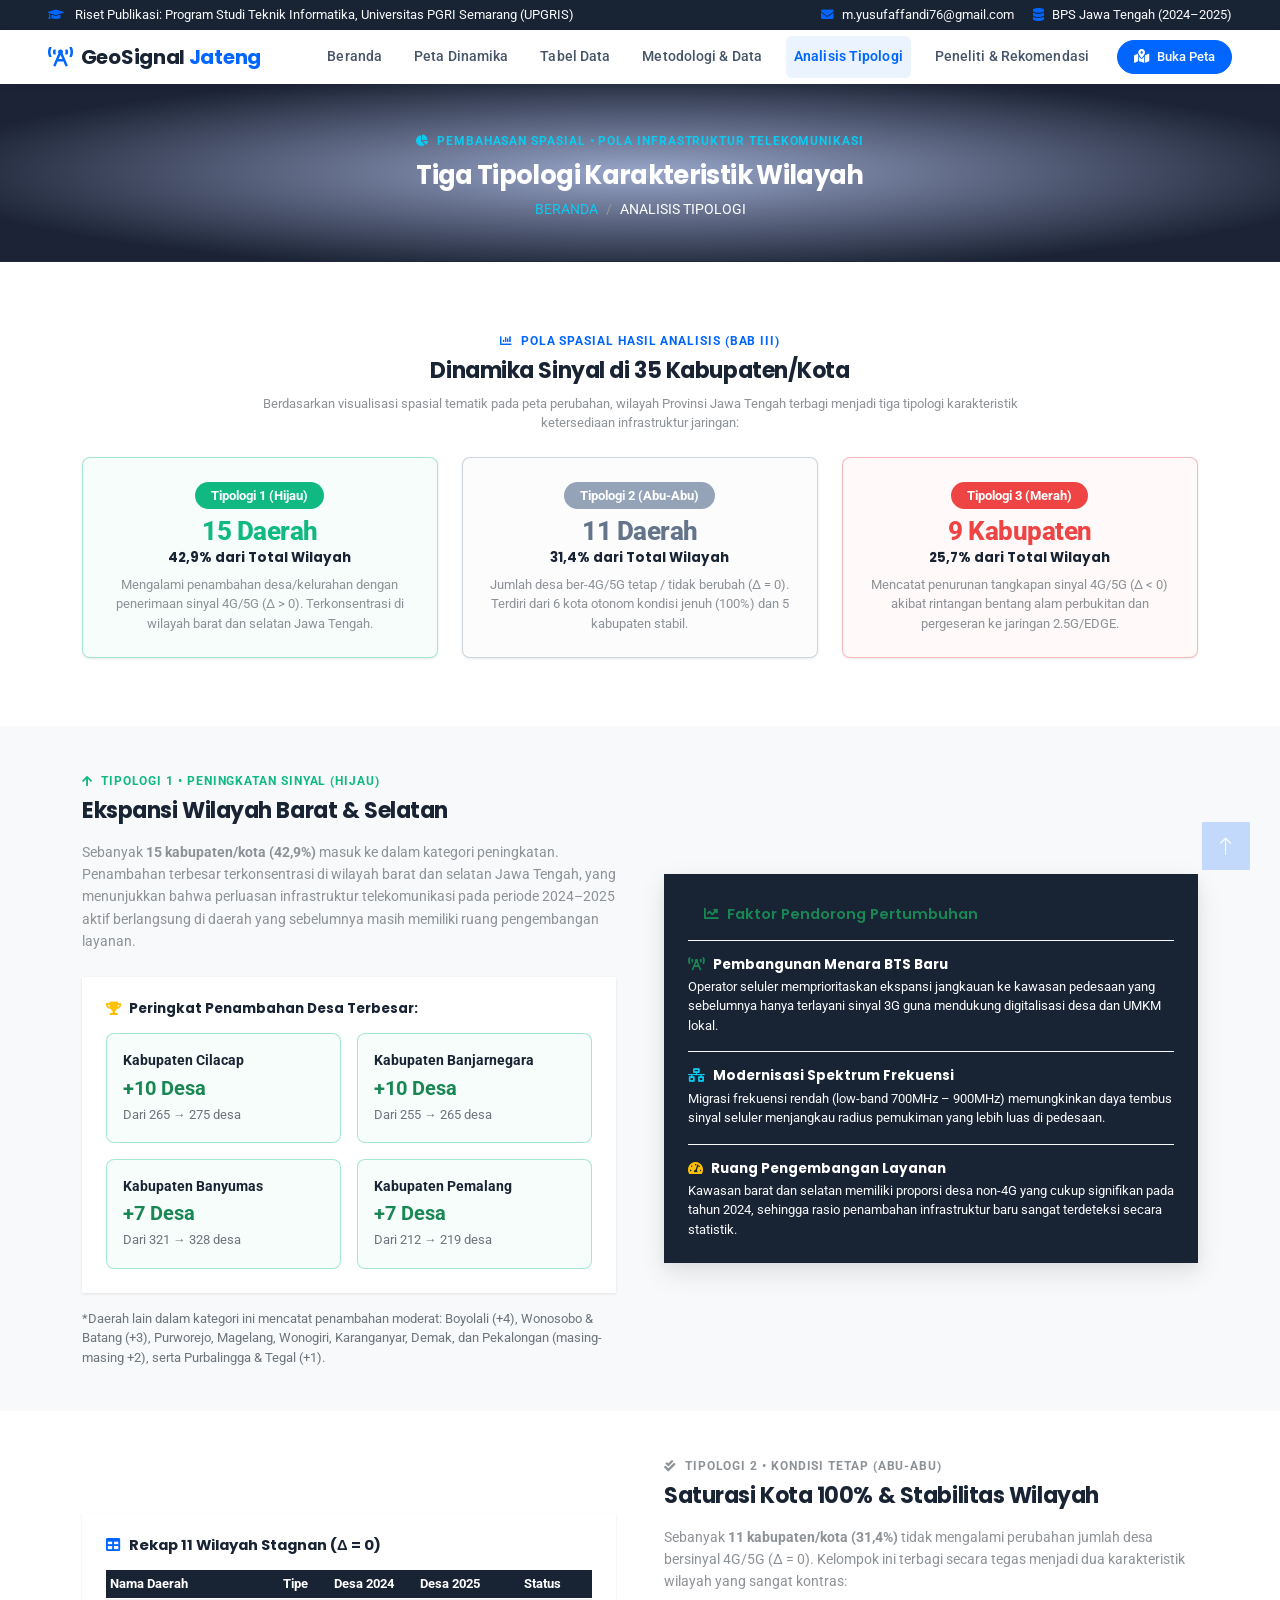
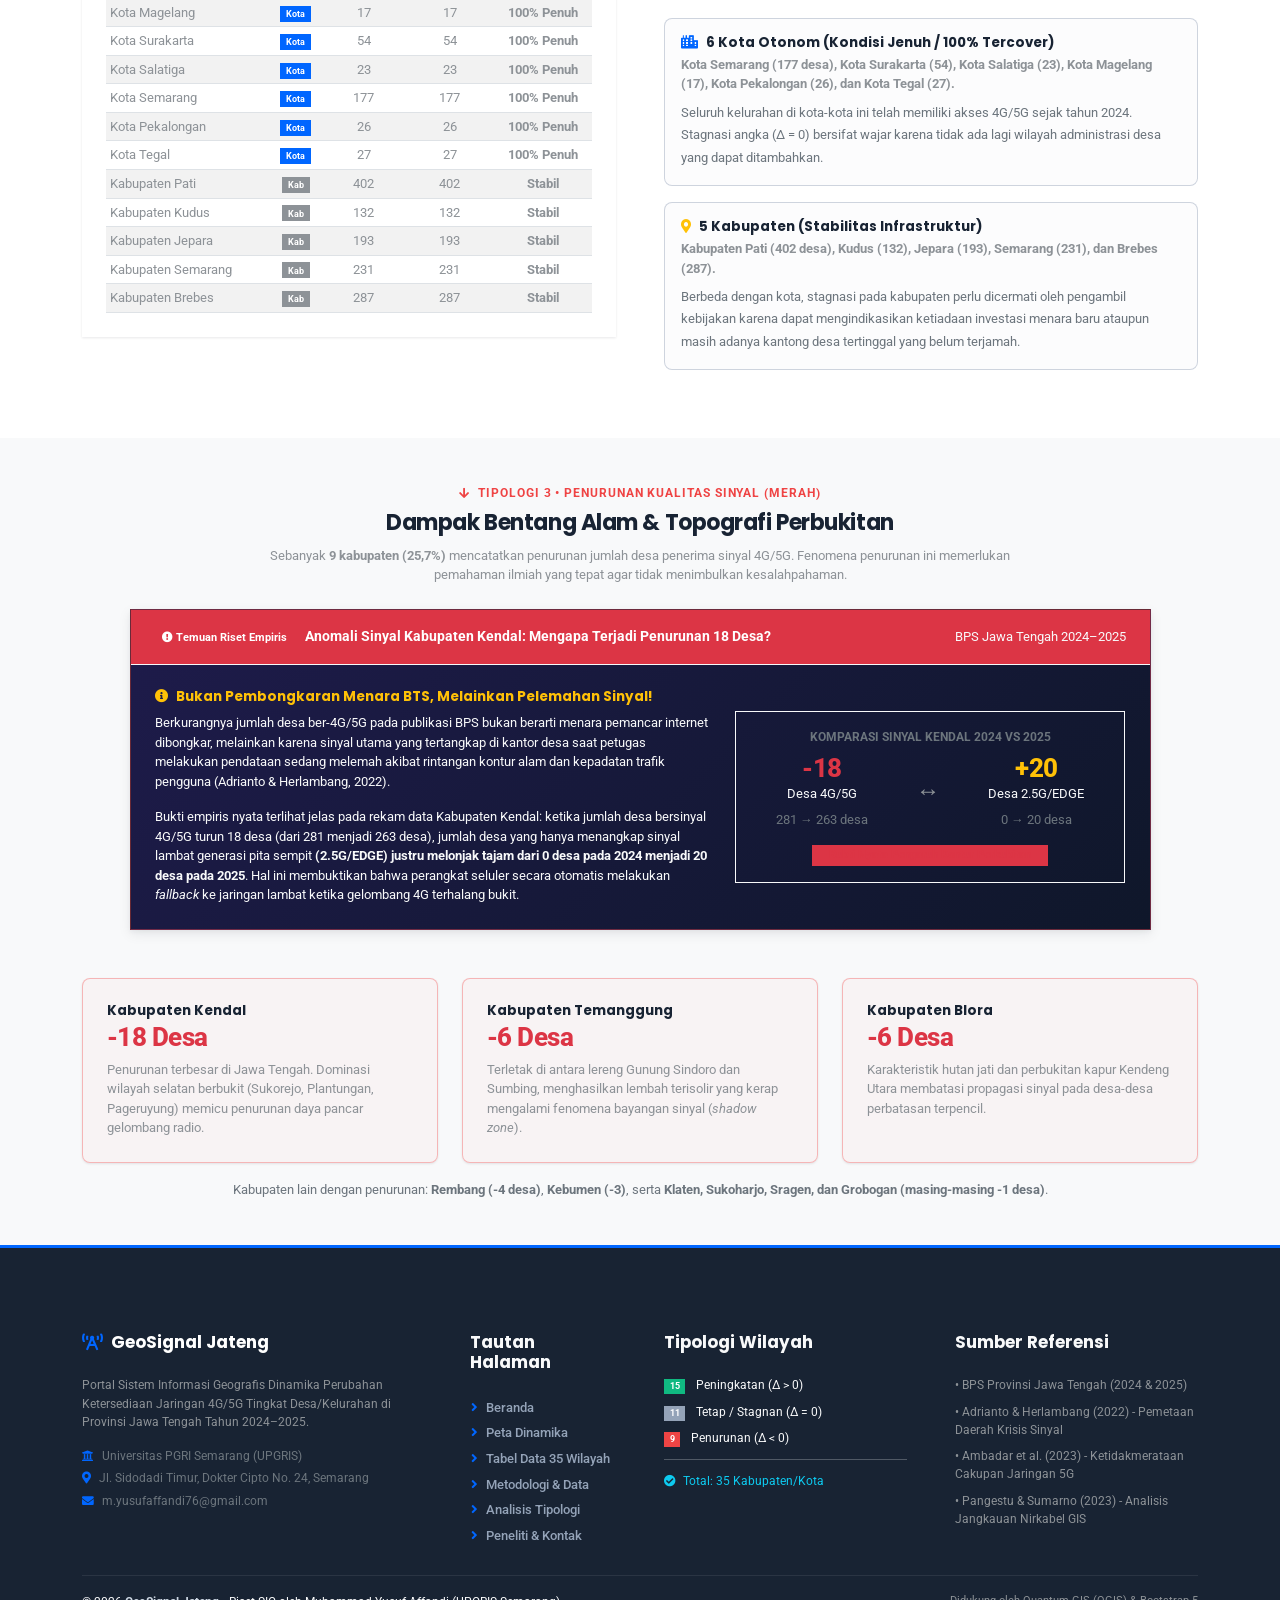
<file: home-repair-website-template/analisis.html>
<!DOCTYPE html>
<html lang="id">

<head>
    <meta charset="utf-8">
    <title>Analisis Tipologi Spasial - GeoSignal Jateng</title>
    <meta content="width=device-width, initial-scale=1.0" name="viewport">
    <meta content="Analisis Tipologi Sinyal 4G 5G, Jawa Tengah, Studi Kasus Kendal, Blank Spot Perbukitan, QGIS" name="keywords">
    <meta content="Analisis mendalam 3 tipologi karakteristik ketersediaan infrastruktur jaringan 4G/5G di 35 Kabupaten/Kota Jawa Tengah periode 2024-2025." name="description">

    <!-- Favicon -->
    <link href="img/favicon.svg" rel="icon" type="image/svg+xml">

    <!-- Google Web Fonts -->
    <link rel="preconnect" href="https://fonts.googleapis.com">
    <link rel="preconnect" href="https://fonts.gstatic.com" crossorigin>
    <link href="https://fonts.googleapis.com/css2?family=Roboto:wght@400;500;700&family=Poppins:wght@600;700;800&display=swap" rel="stylesheet"> 

    <!-- Icon Font Stylesheet -->
    <link href="https://cdnjs.cloudflare.com/ajax/libs/font-awesome/5.10.0/css/all.min.css" rel="stylesheet">
    <link href="https://cdn.jsdelivr.net/npm/bootstrap-icons@1.4.1/font/bootstrap-icons.css" rel="stylesheet">

    <!-- Libraries Stylesheet -->
    <link href="lib/animate/animate.min.css" rel="stylesheet">
    <link href="lib/owlcarousel/assets/owl.carousel.min.css" rel="stylesheet">

    <!-- Customized Bootstrap Stylesheet -->
    <link href="css/bootstrap.min.css" rel="stylesheet">

    <!-- Template Stylesheet -->
    <link href="css/style.css" rel="stylesheet">
</head>

<body>
    <!-- Spinner Start -->
    <div id="spinner" class="show bg-white position-fixed translate-middle w-100 vh-100 top-50 start-50 d-flex align-items-center justify-content-center">
        <div class="spinner-grow text-primary" role="status"></div>
    </div>
    <!-- Spinner End -->


    <!-- Topbar Start -->
    <div class="container-fluid bg-dark text-light px-0 py-1 d-none d-lg-block style="font-size: 0.82rem;" border-bottom border-primary border-opacity-25">
        <div class="row gx-0 align-items-center">
            <div class="col-lg-7 px-5 text-start">
                <small class="me-3">
                    <i class="fa fa-graduation-cap text-primary me-2"></i>
                    Riset Publikasi: Program Studi Teknik Informatika, Universitas PGRI Semarang (UPGRIS)
                </small>
            </div>
            <div class="col-lg-5 px-5 text-end">
                <small class="me-3"><i class="fa fa-envelope text-primary me-2"></i>m.yusufaffandi76@gmail.com</small>
                <small><i class="fa fa-database text-primary me-2"></i>BPS Jawa Tengah (2024–2025)</small>
            </div>
        </div>
    </div>
    <!-- Topbar End -->


    <!-- Navbar Start -->
    <nav class="navbar navbar-expand-lg bg-white navbar-light sticky-top px-4 px-lg-5 py-lg-0 shadow-sm">
        <a href="index.html" class="navbar-brand d-flex align-items-center">
            <h2 class="m-0 fw-bold">
                <i class="fa fa-broadcast-tower text-primary me-2"></i>GeoSignal <span class="text-primary">Jateng</span>
            </h2>
        </a>
        <button type="button" class="navbar-toggler" data-bs-toggle="collapse" data-bs-target="#navbarCollapse">
            <span class="navbar-toggler-icon"></span>
        </button>
        <div class="collapse navbar-collapse" id="navbarCollapse">
            <div class="navbar-nav ms-auto py-3 py-lg-0">
                <a href="index.html" class="nav-item nav-link">Beranda</a>
                <a href="index.html#peta-section" class="nav-item nav-link">Peta Dinamika</a>
                <a href="index.html#tabel-section" class="nav-item nav-link">Tabel Data</a>
                <a href="about.html" class="nav-item nav-link">Metodologi &amp; Data</a>
                <a href="analisis.html" class="nav-item nav-link active">Analisis Tipologi</a>
                <a href="contact.html" class="nav-item nav-link">Peneliti &amp; Rekomendasi</a>
            </div>
            <a href="index.html#peta-section" class="btn btn-primary py-2 px-4 d-none d-lg-block ms-3">
                <i class="fa fa-map-marked-alt me-2"></i>Buka Peta
            </a>
        </div>
    </nav>
    <!-- Navbar End -->


    <!-- Page Header Start -->
    <div class="container-fluid page-header py-4 mb-4 wow fadeIn" data-wow-delay="0.1s" style="background: radial-gradient(ellipse at 50% 50%, rgba(30, 58, 138, 0.45) 0%, rgba(15, 23, 42, 0.95) 80%), url('img/bg-topographic-grid.svg') center center; background-size: cover, 1100px auto; border-bottom: 1px solid #1E293B;">
        <div class="container text-center py-2">
            <span class="section-kicker text-info mb-2"><i class="fa fa-chart-pie me-1"></i> Pembahasan Spasial &bull; Pola Infrastruktur Telekomunikasi</span>
            <h1 class="display-5 text-white fw-bold mb-2">Tiga Tipologi Karakteristik Wilayah</h1>
            <nav aria-label="breadcrumb">
                <ol class="breadcrumb justify-content-center text-uppercase fs-7 mb-0">
                    <li class="breadcrumb-item"><a href="index.html" class="text-info">Beranda</a></li>
                    <li class="breadcrumb-item text-white active" aria-current="page">Analisis Tipologi</li>
                </ol>
            </nav>
        </div>
    </div>
    <!-- Page Header End -->


    <!-- Ringkasan Komparatif Start -->
    <div class="container-xxl py-5">
        <div class="container">
            <div class="text-center mx-auto mb-4 wow fadeInUp" data-wow-delay="0.1s" style="max-width: 760px;">
                <span class="section-kicker"><i class="fa fa-chart-bar me-1"></i> Pola Spasial Hasil Analisis (BAB III)</span>
                <h2 class="display-6 fw-bold text-dark">Dinamika Sinyal di 35 Kabupaten/Kota</h2>
                <p class="text-secondary small mb-0">
                    Berdasarkan visualisasi spasial tematik pada peta perubahan, wilayah Provinsi Jawa Tengah terbagi menjadi tiga tipologi karakteristik ketersediaan infrastruktur jaringan:
                </p>
            </div>

            <div class="row g-4 mb-4">
                <!-- Stat Card 1 -->
                <div class="col-lg-4 col-md-6 wow fadeInUp" data-wow-delay="0.1s">
                    <div class="callout-card callout-peningkatan h-100 p-4 text-center shadow-sm">
                        <div class="badge-peningkatan d-inline-block px-3 py-1 rounded-pill mb-2 fw-bold small">Tipologi 1 (Hijau)</div>
                        <div class="metric-val-large text-peningkatan mb-1">15 Daerah</div>
                        <h6 class="text-dark fw-bold mb-2">42,9% dari Total Wilayah</h6>
                        <p class="text-secondary small mb-0 leading-normal">
                            Mengalami penambahan desa/kelurahan dengan penerimaan sinyal 4G/5G (&Delta; &gt; 0). Terkonsentrasi di wilayah barat dan selatan Jawa Tengah.
                        </p>
                    </div>
                </div>

                <!-- Stat Card 2 -->
                <div class="col-lg-4 col-md-6 wow fadeInUp" data-wow-delay="0.2s">
                    <div class="callout-card callout-tetap h-100 p-4 text-center shadow-sm">
                        <div class="badge-tetap d-inline-block px-3 py-1 rounded-pill mb-2 fw-bold small">Tipologi 2 (Abu-Abu)</div>
                        <div class="metric-val-large text-tetap mb-1">11 Daerah</div>
                        <h6 class="text-dark fw-bold mb-2">31,4% dari Total Wilayah</h6>
                        <p class="text-secondary small mb-0 leading-normal">
                            Jumlah desa ber-4G/5G tetap / tidak berubah (&Delta; = 0). Terdiri dari 6 kota otonom kondisi jenuh (100%) dan 5 kabupaten stabil.
                        </p>
                    </div>
                </div>

                <!-- Stat Card 3 -->
                <div class="col-lg-4 col-md-6 wow fadeInUp" data-wow-delay="0.3s">
                    <div class="callout-card callout-penurunan h-100 p-4 text-center shadow-sm">
                        <div class="badge-penurunan d-inline-block px-3 py-1 rounded-pill mb-2 fw-bold small">Tipologi 3 (Merah)</div>
                        <div class="metric-val-large text-penurunan mb-1">9 Kabupaten</div>
                        <h6 class="text-dark fw-bold mb-2">25,7% dari Total Wilayah</h6>
                        <p class="text-secondary small mb-0 leading-normal">
                            Mencatat penurunan tangkapan sinyal 4G/5G (&Delta; &lt; 0) akibat rintangan bentang alam perbukitan dan pergeseran ke jaringan 2.5G/EDGE.
                        </p>
                    </div>
                </div>
            </div>
        </div>
    </div>
    <!-- Ringkasan Komparatif End -->


    <!-- Tipologi 1: Peningkatan Start -->
    <div class="container-xxl py-5 bg-light">
        <div class="container">
            <div class="row g-5 align-items-center">
                <div class="col-lg-6 wow fadeInUp" data-wow-delay="0.1s">
                    <span class="section-kicker section-kicker-success"><i class="fa fa-arrow-up me-1"></i> Tipologi 1 &bull; Peningkatan Sinyal (Hijau)</span>
                    <h2 class="display-6 fw-bold text-dark mb-3">Ekspansi Wilayah Barat &amp; Selatan</h2>
                    <p class="text-secondary leading-relaxed mb-4">
                        Sebanyak <strong>15 kabupaten/kota (42,9%)</strong> masuk ke dalam kategori peningkatan. Penambahan terbesar terkonsentrasi di wilayah barat dan selatan Jawa Tengah, yang menunjukkan bahwa perluasan infrastruktur telekomunikasi pada periode 2024–2025 aktif berlangsung di daerah yang sebelumnya masih memiliki ruang pengembangan layanan.
                    </p>

                    <div class="card border-0 bg-white p-4 rounded-4 shadow-sm mb-3">
                        <h6 class="fw-bold text-dark mb-3"><i class="fa fa-trophy text-warning me-2"></i>Peringkat Penambahan Desa Terbesar:</h6>
                        <div class="row g-3">
                            <div class="col-sm-6">
                                <div class="callout-card callout-peningkatan p-3">
                                    <div class="fw-bold text-dark">Kabupaten Cilacap</div>
                                    <div class="text-success fw-bold fs-5">+10 Desa</div>
                                    <small class="text-muted">Dari 265 &rarr; 275 desa</small>
                                </div>
                            </div>
                            <div class="col-sm-6">
                                <div class="callout-card callout-peningkatan p-3">
                                    <div class="fw-bold text-dark">Kabupaten Banjarnegara</div>
                                    <div class="text-success fw-bold fs-5">+10 Desa</div>
                                    <small class="text-muted">Dari 255 &rarr; 265 desa</small>
                                </div>
                            </div>
                            <div class="col-sm-6">
                                <div class="callout-card callout-peningkatan p-3">
                                    <div class="fw-bold text-dark">Kabupaten Banyumas</div>
                                    <div class="text-success fw-bold fs-5">+7 Desa</div>
                                    <small class="text-muted">Dari 321 &rarr; 328 desa</small>
                                </div>
                            </div>
                            <div class="col-sm-6">
                                <div class="callout-card callout-peningkatan p-3">
                                    <div class="fw-bold text-dark">Kabupaten Pemalang</div>
                                    <div class="text-success fw-bold fs-5">+7 Desa</div>
                                    <small class="text-muted">Dari 212 &rarr; 219 desa</small>
                                </div>
                            </div>
                        </div>
                    </div>
                    <p class="small text-muted mb-0">
                        *Daerah lain dalam kategori ini mencatat penambahan moderat: Boyolali (+4), Wonosobo &amp; Batang (+3), Purworejo, Magelang, Wonogiri, Karanganyar, Demak, dan Pekalongan (masing-masing +2), serta Purbalingga &amp; Tegal (+1).
                    </p>
                </div>

                <div class="col-lg-6 wow fadeInUp" data-wow-delay="0.3s">
                    <div class="card border-0 shadow-lg rounded-4 p-4 bg-dark text-white">
                        <div class="card-header bg-transparent border-bottom border-light border-opacity-10 pb-3">
                            <h5 class="text-success mb-0"><i class="fa fa-chart-line me-2"></i>Faktor Pendorong Pertumbuhan</h5>
                        </div>
                        <div class="card-body p-0 pt-3">
                            <div class="mb-3 pb-3 border-bottom border-light border-opacity-10">
                                <h6 class="text-white fw-bold mb-1"><i class="fa fa-broadcast-tower text-success me-2"></i>Pembangunan Menara BTS Baru</h6>
                                <p class="small text-light opacity-75 mb-0">
                                    Operator seluler memprioritaskan ekspansi jangkauan ke kawasan pedesaan yang sebelumnya hanya terlayani sinyal 3G guna mendukung digitalisasi desa dan UMKM lokal.
                                </p>
                            </div>
                            <div class="mb-3 pb-3 border-bottom border-light border-opacity-10">
                                <h6 class="text-white fw-bold mb-1"><i class="fa fa-network-wired text-info me-2"></i>Modernisasi Spektrum Frekuensi</h6>
                                <p class="small text-light opacity-75 mb-0">
                                    Migrasi frekuensi rendah (low-band 700MHz – 900MHz) memungkinkan daya tembus sinyal seluler menjangkau radius pemukiman yang lebih luas di pedesaan.
                                </p>
                            </div>
                            <div>
                                <h6 class="text-white fw-bold mb-1"><i class="fa fa-tachometer-alt text-warning me-2"></i>Ruang Pengembangan Layanan</h6>
                                <p class="small text-light opacity-75 mb-0">
                                    Kawasan barat dan selatan memiliki proporsi desa non-4G yang cukup signifikan pada tahun 2024, sehingga rasio penambahan infrastruktur baru sangat terdeteksi secara statistik.
                                </p>
                            </div>
                        </div>
                    </div>
                </div>
            </div>
        </div>
    </div>
    <!-- Tipologi 1 End -->


    <!-- Tipologi 2: Tetap / Stagnan Start -->
    <div class="container-xxl py-5">
        <div class="container">
            <div class="row g-5 align-items-center">
                <div class="col-lg-6 order-lg-2 wow fadeInUp" data-wow-delay="0.1s">
                    <span class="section-kicker text-secondary"><i class="fa fa-check-double me-1"></i> Tipologi 2 &bull; Kondisi Tetap (Abu-Abu)</span>
                    <h2 class="display-6 fw-bold text-dark mb-3">Saturasi Kota 100% &amp; Stabilitas Wilayah</h2>
                    <p class="text-secondary leading-relaxed mb-4">
                        Sebanyak <strong>11 kabupaten/kota (31,4%)</strong> tidak mengalami perubahan jumlah desa bersinyal 4G/5G (&Delta; = 0). Kelompok ini terbagi secara tegas menjadi dua karakteristik wilayah yang sangat kontras:
                    </p>

                    <!-- Karakteristik Kota vs Kabupaten -->
                    <div class="d-flex flex-column gap-3 mb-4">
                        <div class="callout-card callout-tetap p-3">
                            <h6 class="fw-bold text-dark mb-1"><i class="fa fa-city text-primary me-2"></i>6 Kota Otonom (Kondisi Jenuh / 100% Tercover)</h6>
                            <p class="small text-secondary mb-2">
                                <strong>Kota Semarang (177 desa), Kota Surakarta (54), Kota Salatiga (23), Kota Magelang (17), Kota Pekalongan (26), dan Kota Tegal (27).</strong>
                            </p>
                            <small class="text-muted">
                                Seluruh kelurahan di kota-kota ini telah memiliki akses 4G/5G sejak tahun 2024. Stagnasi angka (&Delta; = 0) bersifat wajar karena tidak ada lagi wilayah administrasi desa yang dapat ditambahkan.
                            </small>
                        </div>

                        <div class="callout-card callout-tetap p-3">
                            <h6 class="fw-bold text-dark mb-1"><i class="fa fa-map-marker-alt text-warning me-2"></i>5 Kabupaten (Stabilitas Infrastruktur)</h6>
                            <p class="small text-secondary mb-2">
                                <strong>Kabupaten Pati (402 desa), Kudus (132), Jepara (193), Semarang (231), dan Brebes (287).</strong>
                            </p>
                            <small class="text-muted">
                                Berbeda dengan kota, stagnasi pada kabupaten perlu dicermati oleh pengambil kebijakan karena dapat mengindikasikan ketiadaan investasi menara baru ataupun masih adanya kantong desa tertinggal yang belum terjamah.
                            </small>
                        </div>
                    </div>
                </div>

                <div class="col-lg-6 order-lg-1 wow fadeInUp" data-wow-delay="0.3s">
                    <div class="card border-0 shadow-sm rounded-4 p-4 bg-white border">
                        <h5 class="fw-bold text-dark mb-3"><i class="fa fa-table text-primary me-2"></i>Rekap 11 Wilayah Stagnan (&Delta; = 0)</h5>
                        <div class="table-responsive">
                            <table class="table table-sm table-striped align-middle small mb-0">
                                <thead class="table-dark">
                                    <tr>
                                        <th>Nama Daerah</th>
                                        <th class="text-center">Tipe</th>
                                        <th class="text-center">Desa 2024</th>
                                        <th class="text-center">Desa 2025</th>
                                        <th class="text-center">Status</th>
                                    </tr>
                                </thead>
                                <tbody>
                                    <tr>
                                        <td class="fw-semibold">Kota Magelang</td>
                                        <td class="text-center"><span class="badge bg-primary">Kota</span></td>
                                        <td class="text-center">17</td>
                                        <td class="text-center">17</td>
                                        <td class="text-center text-secondary fw-bold">100% Penuh</td>
                                    </tr>
                                    <tr>
                                        <td class="fw-semibold">Kota Surakarta</td>
                                        <td class="text-center"><span class="badge bg-primary">Kota</span></td>
                                        <td class="text-center">54</td>
                                        <td class="text-center">54</td>
                                        <td class="text-center text-secondary fw-bold">100% Penuh</td>
                                    </tr>
                                    <tr>
                                        <td class="fw-semibold">Kota Salatiga</td>
                                        <td class="text-center"><span class="badge bg-primary">Kota</span></td>
                                        <td class="text-center">23</td>
                                        <td class="text-center">23</td>
                                        <td class="text-center text-secondary fw-bold">100% Penuh</td>
                                    </tr>
                                    <tr>
                                        <td class="fw-semibold">Kota Semarang</td>
                                        <td class="text-center"><span class="badge bg-primary">Kota</span></td>
                                        <td class="text-center">177</td>
                                        <td class="text-center">177</td>
                                        <td class="text-center text-secondary fw-bold">100% Penuh</td>
                                    </tr>
                                    <tr>
                                        <td class="fw-semibold">Kota Pekalongan</td>
                                        <td class="text-center"><span class="badge bg-primary">Kota</span></td>
                                        <td class="text-center">26</td>
                                        <td class="text-center">26</td>
                                        <td class="text-center text-secondary fw-bold">100% Penuh</td>
                                    </tr>
                                    <tr>
                                        <td class="fw-semibold">Kota Tegal</td>
                                        <td class="text-center"><span class="badge bg-primary">Kota</span></td>
                                        <td class="text-center">27</td>
                                        <td class="text-center">27</td>
                                        <td class="text-center text-secondary fw-bold">100% Penuh</td>
                                    </tr>
                                    <tr>
                                        <td class="fw-semibold">Kabupaten Pati</td>
                                        <td class="text-center"><span class="badge bg-secondary">Kab</span></td>
                                        <td class="text-center">402</td>
                                        <td class="text-center">402</td>
                                        <td class="text-center text-secondary fw-bold">Stabil</td>
                                    </tr>
                                    <tr>
                                        <td class="fw-semibold">Kabupaten Kudus</td>
                                        <td class="text-center"><span class="badge bg-secondary">Kab</span></td>
                                        <td class="text-center">132</td>
                                        <td class="text-center">132</td>
                                        <td class="text-center text-secondary fw-bold">Stabil</td>
                                    </tr>
                                    <tr>
                                        <td class="fw-semibold">Kabupaten Jepara</td>
                                        <td class="text-center"><span class="badge bg-secondary">Kab</span></td>
                                        <td class="text-center">193</td>
                                        <td class="text-center">193</td>
                                        <td class="text-center text-secondary fw-bold">Stabil</td>
                                    </tr>
                                    <tr>
                                        <td class="fw-semibold">Kabupaten Semarang</td>
                                        <td class="text-center"><span class="badge bg-secondary">Kab</span></td>
                                        <td class="text-center">231</td>
                                        <td class="text-center">231</td>
                                        <td class="text-center text-secondary fw-bold">Stabil</td>
                                    </tr>
                                    <tr>
                                        <td class="fw-semibold">Kabupaten Brebes</td>
                                        <td class="text-center"><span class="badge bg-secondary">Kab</span></td>
                                        <td class="text-center">287</td>
                                        <td class="text-center">287</td>
                                        <td class="text-center text-secondary fw-bold">Stabil</td>
                                    </tr>
                                </tbody>
                            </table>
                        </div>
                    </div>
                </div>
            </div>
        </div>
    </div>
    <!-- Tipologi 2 End -->


    <!-- Tipologi 3: Penurunan & Kasus Kendal Start -->
    <div class="container-xxl py-5 bg-light">
        <div class="container">
            <div class="text-center mx-auto mb-4 wow fadeInUp" data-wow-delay="0.1s" style="max-width: 760px;">
                <span class="section-kicker section-kicker-danger"><i class="fa fa-arrow-down me-1"></i> Tipologi 3 &bull; Penurunan Kualitas Sinyal (Merah)</span>
                <h2 class="display-6 fw-bold text-dark">Dampak Bentang Alam &amp; Topografi Perbukitan</h2>
                <p class="text-secondary small mb-0">
                    Sebanyak <strong>9 kabupaten (25,7%)</strong> mencatatkan penurunan jumlah desa penerima sinyal 4G/5G. Fenomena penurunan ini memerlukan pemahaman ilmiah yang tepat agar tidak menimbulkan kesalahpahaman.
                </p>
            </div>

            <!-- Callout Kasus Kendal (Temuan Emas Artikel) -->
            <div class="row justify-content-center mb-5 wow fadeInUp" data-wow-delay="0.2s">
                <div class="col-lg-11">
                    <div class="card border-0 shadow rounded-3 overflow-hidden" style="background: linear-gradient(135deg, #1e1b4b 0%, #0f172a 100%); border: 1px solid rgba(239, 68, 68, 0.4) !important;">
                        <div class="card-header bg-danger bg-opacity-20 px-4 py-3 text-white border-bottom border-light border-opacity-10 d-flex justify-content-between align-items-center flex-wrap gap-2">
                            <div>
                                <span class="badge bg-danger me-2"><i class="fa fa-exclamation-circle"></i> Temuan Riset Empiris</span>
                                <strong>Anomali Sinyal Kabupaten Kendal: Mengapa Terjadi Penurunan 18 Desa?</strong>
                            </div>
                            <span class="small text-light opacity-75">BPS Jawa Tengah 2024–2025</span>
                        </div>
                        <div class="card-body p-4 text-white">
                            <div class="row g-4 align-items-center">
                                <div class="col-lg-7">
                                    <h6 class="text-warning fw-bold mb-2"><i class="fa fa-info-circle me-2"></i>Bukan Pembongkaran Menara BTS, Melainkan Pelemahan Sinyal!</h6>
                                    <p class="text-light opacity-85 small leading-relaxed mb-3">
                                        Berkurangnya jumlah desa ber-4G/5G pada publikasi BPS bukan berarti menara pemancar internet dibongkar, melainkan karena sinyal utama yang tertangkap di kantor desa saat petugas melakukan pendataan sedang melemah akibat rintangan kontur alam dan kepadatan trafik pengguna (Adrianto &amp; Herlambang, 2022).
                                    </p>
                                    <p class="text-light opacity-85 small leading-relaxed mb-0">
                                        Bukti empiris nyata terlihat jelas pada rekam data Kabupaten Kendal: ketika jumlah desa bersinyal 4G/5G turun 18 desa (dari 281 menjadi 263 desa), jumlah desa yang hanya menangkap sinyal lambat generasi pita sempit <strong>(2.5G/EDGE) justru melonjak tajam dari 0 desa pada 2024 menjadi 20 desa pada 2025</strong>. Hal ini membuktikan bahwa perangkat seluler secara otomatis melakukan <em>fallback</em> ke jaringan lambat ketika gelombang 4G terhalang bukit.
                                    </p>
                                </div>

                                <div class="col-lg-5">
                                    <div class="bg-black bg-opacity-40 p-3 rounded-3 border border-light border-opacity-10 text-center">
                                        <div class="text-uppercase small text-muted mb-2 fw-bold" style="font-size: 0.75rem;">Komparasi Sinyal Kendal 2024 vs 2025</div>
                                        <div class="d-flex justify-content-around align-items-center my-2">
                                            <div>
                                                <div class="metric-val-large text-danger mb-0">-18</div>
                                                <small class="text-light opacity-75">Desa 4G/5G</small>
                                                <div class="small text-muted mt-1">281 &rarr; 263 desa</div>
                                            </div>
                                            <div class="fs-4 text-secondary">&harr;</div>
                                            <div>
                                                <div class="metric-val-large text-warning mb-0">+20</div>
                                                <small class="text-light opacity-75">Desa 2.5G/EDGE</small>
                                                <div class="small text-muted mt-1">0 &rarr; 20 desa</div>
                                            </div>
                                        </div>
                                        <div class="badge bg-danger bg-opacity-25 text-danger border border-danger small py-1 px-3 mt-2">
                                            Bukti Nyata Pengaruh Kontur Perbukitan
                                        </div>
                                    </div>
                                </div>
                            </div>
                        </div>
                    </div>
                </div>
            </div>

            <!-- Rincian 9 Kabupaten Penurunan -->
            <div class="row g-4">
                <div class="col-md-4 wow fadeInUp" data-wow-delay="0.1s">
                    <div class="callout-card callout-penurunan h-100 p-4 shadow-sm">
                        <h6 class="fw-bold text-dark mb-1">Kabupaten Kendal</h6>
                        <div class="metric-val-large text-danger mb-2">-18 Desa</div>
                        <p class="small text-secondary mb-0">
                            Penurunan terbesar di Jawa Tengah. Dominasi wilayah selatan berbukit (Sukorejo, Plantungan, Pageruyung) memicu penurunan daya pancar gelombang radio.
                        </p>
                    </div>
                </div>

                <div class="col-md-4 wow fadeInUp" data-wow-delay="0.2s">
                    <div class="callout-card callout-penurunan h-100 p-4 shadow-sm">
                        <h6 class="fw-bold text-dark mb-1">Kabupaten Temanggung</h6>
                        <div class="metric-val-large text-danger mb-2">-6 Desa</div>
                        <p class="small text-secondary mb-0">
                            Terletak di antara lereng Gunung Sindoro dan Sumbing, menghasilkan lembah terisolir yang kerap mengalami fenomena bayangan sinyal (<em>shadow zone</em>).
                        </p>
                    </div>
                </div>

                <div class="col-md-4 wow fadeInUp" data-wow-delay="0.3s">
                    <div class="callout-card callout-penurunan h-100 p-4 shadow-sm">
                        <h6 class="fw-bold text-dark mb-1">Kabupaten Blora</h6>
                        <div class="metric-val-large text-danger mb-2">-6 Desa</div>
                        <p class="small text-secondary mb-0">
                            Karakteristik hutan jati dan perbukitan kapur Kendeng Utara membatasi propagasi sinyal pada desa-desa perbatasan terpencil.
                        </p>
                    </div>
                </div>

                <div class="col-12 text-center mt-3">
                    <small class="text-muted">
                        Kabupaten lain dengan penurunan: <strong>Rembang (-4 desa)</strong>, <strong>Kebumen (-3)</strong>, serta <strong>Klaten, Sukoharjo, Sragen, dan Grobogan (masing-masing -1 desa)</strong>.
                    </small>
                </div>
            </div>
        </div>
    </div>
    <!-- Tipologi 3 End -->


    <!-- Footer Start -->
    <div class="container-fluid bg-dark text-light footer pt-5 wow fadeIn" data-wow-delay="0.1s" style="border-top: 3px solid #0066FF;">
        <div class="container py-5">
            <div class="row g-5">
                <div class="col-lg-4 col-md-6">
                    <h4 class="text-white mb-4">
                        <i class="fa fa-broadcast-tower text-primary me-2"></i>GeoSignal Jateng
                    </h4>
                    <p class="small text-secondary mb-3">
                        Portal Sistem Informasi Geografis Dinamika Perubahan Ketersediaan Jaringan 4G/5G Tingkat Desa/Kelurahan di Provinsi Jawa Tengah Tahun 2024–2025.
                    </p>
                    <div class="small text-muted">
                        <p class="mb-1"><i class="fa fa-university text-primary me-2"></i>Universitas PGRI Semarang (UPGRIS)</p>
                        <p class="mb-1"><i class="fa fa-map-marker-alt text-primary me-2"></i>Jl. Sidodadi Timur, Dokter Cipto No. 24, Semarang</p>
                        <p class="mb-0"><i class="fa fa-envelope text-primary me-2"></i>m.yusufaffandi76@gmail.com</p>
                    </div>
                </div>

                <div class="col-lg-2 col-md-6">
                    <h5 class="text-light mb-4">Tautan Halaman</h5>
                    <a class="btn btn-link" href="index.html">Beranda</a>
                    <a class="btn btn-link" href="index.html#peta-section">Peta Dinamika</a>
                    <a class="btn btn-link" href="index.html#tabel-section">Tabel Data 35 Wilayah</a>
                    <a class="btn btn-link" href="about.html">Metodologi &amp; Data</a>
                    <a class="btn btn-link" href="analisis.html">Analisis Tipologi</a>
                    <a class="btn btn-link" href="contact.html">Peneliti &amp; Kontak</a>
                </div>

                <div class="col-lg-3 col-md-6">
                    <h5 class="text-light mb-4">Tipologi Wilayah</h5>
                    <div class="d-flex flex-column gap-2 small">
                        <span class="text-light"><span class="badge badge-peningkatan me-2">15</span> Peningkatan (&Delta; &gt; 0)</span>
                        <span class="text-light"><span class="badge badge-tetap me-2">11</span> Tetap / Stagnan (&Delta; = 0)</span>
                        <span class="text-light"><span class="badge badge-penurunan me-2">9</span> Penurunan (&Delta; &lt; 0)</span>
                        <hr class="border-secondary my-1">
                        <span class="text-info"><i class="fa fa-check-circle me-1"></i> Total: 35 Kabupaten/Kota</span>
                    </div>
                </div>

                <div class="col-lg-3 col-md-6">
                    <h5 class="text-light mb-4">Sumber Referensi</h5>
                    <ul class="list-unstyled small text-secondary">
                        <li class="mb-2">&bull; BPS Provinsi Jawa Tengah (2024 &amp; 2025)</li>
                        <li class="mb-2">&bull; Adrianto &amp; Herlambang (2022) - Pemetaan Daerah Krisis Sinyal</li>
                        <li class="mb-2">&bull; Ambadar et al. (2023) - Ketidakmerataan Cakupan Jaringan 5G</li>
                        <li class="mb-0">&bull; Pangestu &amp; Sumarno (2023) - Analisis Jangkauan Nirkabel GIS</li>
                    </ul>
                </div>
            </div>
        </div>

        <div class="container">
            <div class="copyright d-flex justify-content-between align-items-center flex-wrap gap-2">
                <div>
                    &copy; 2026 <a href="index.html" class="fw-bold">GeoSignal Jateng</a> &bull; Riset SIG oleh Muhammad Yusuf Affandi (UPGRIS Semarang).
                </div>
                <div class="small text-secondary">
                    Didukung oleh Quantum GIS (QGIS) &amp; Bootstrap 5
                </div>
            </div>
        </div>
    </div>
    <!-- Footer End -->


    <!-- Back to Top -->
    <a href="#" class="btn btn-lg btn-primary btn-lg-square back-to-top"><i class="bi bi-arrow-up"></i></a>


    <!-- JavaScript Libraries -->
    <script src="https://code.jquery.com/jquery-3.4.1.min.js"></script>
    <script src="https://cdn.jsdelivr.net/npm/bootstrap@5.0.0/dist/js/bootstrap.bundle.min.js"></script>
    <script src="lib/wow/wow.min.js"></script>
    <script src="lib/easing/easing.min.js"></script>
    <script src="lib/waypoints/waypoints.min.js"></script>
    <script src="lib/owlcarousel/owl.carousel.min.js"></script>

    <!-- Template Javascript -->
    <script src="js/main.js"></script>
</body>

</html>
</file>
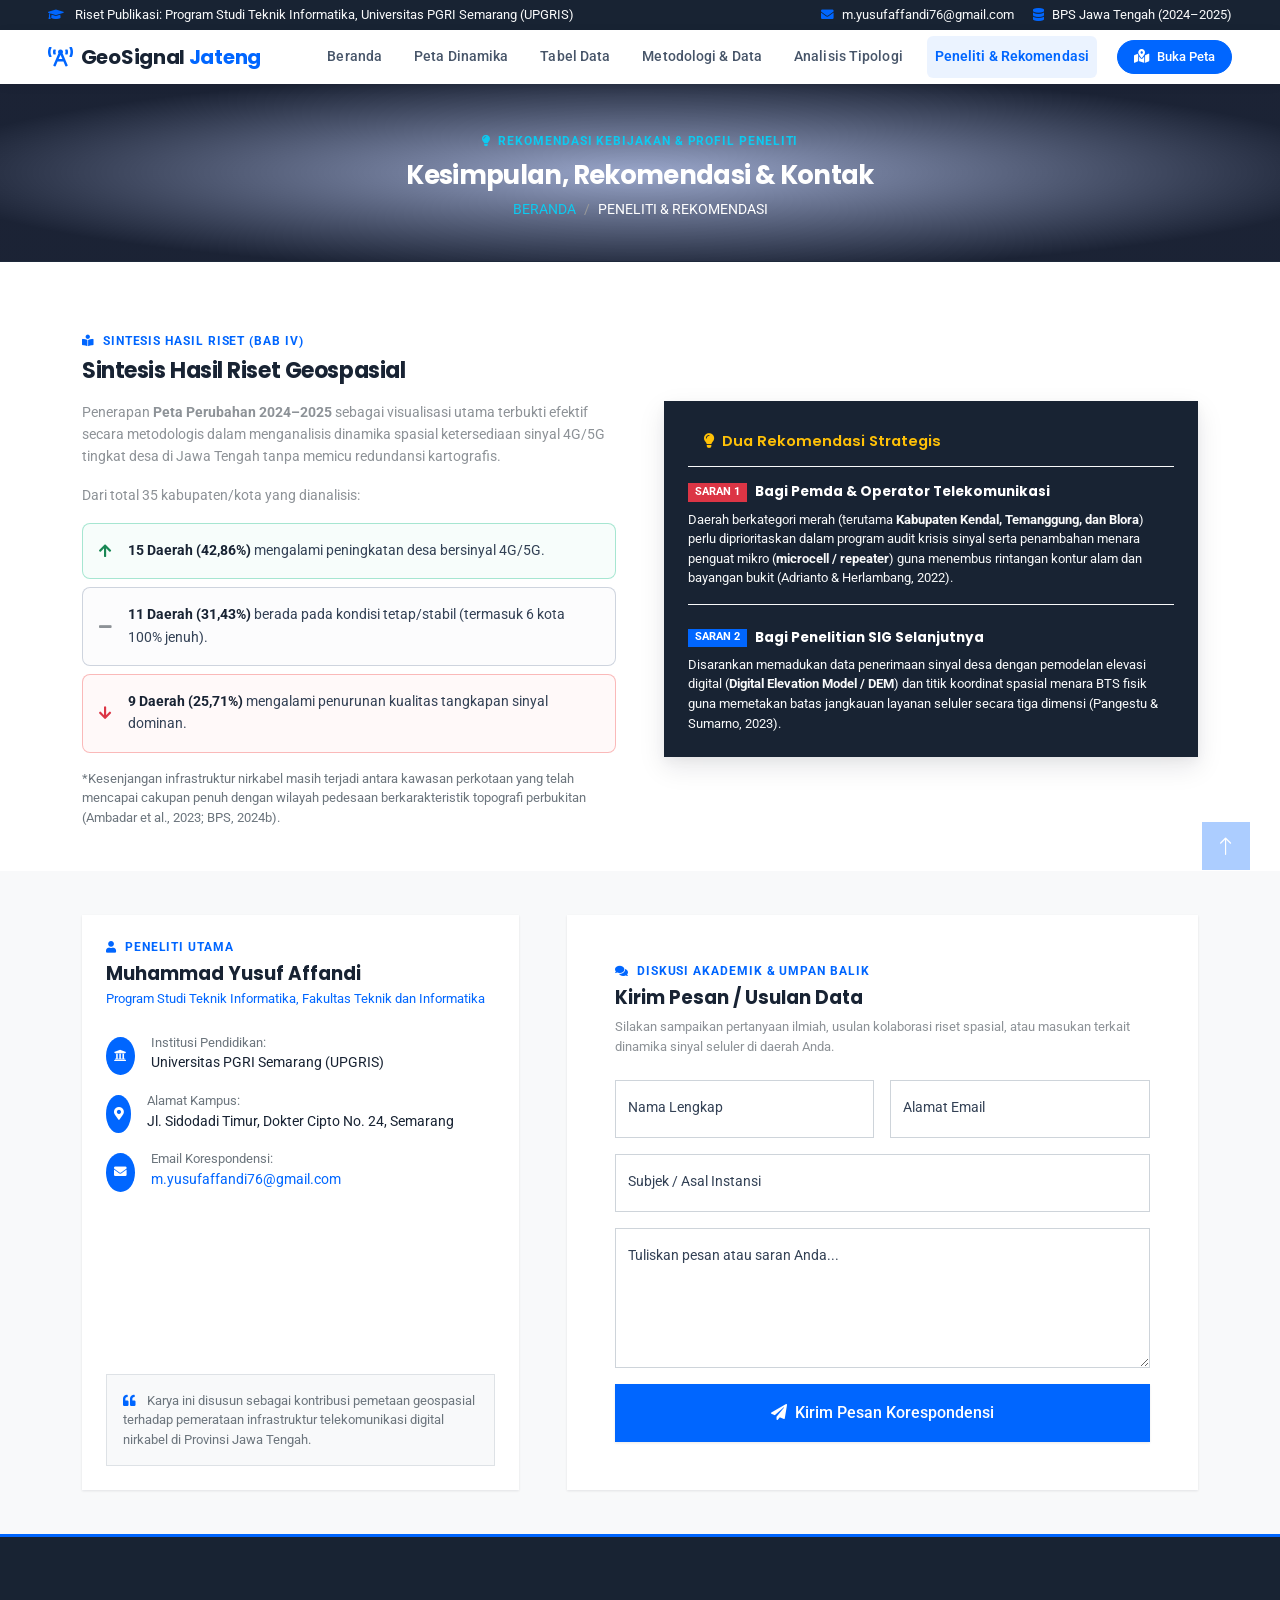
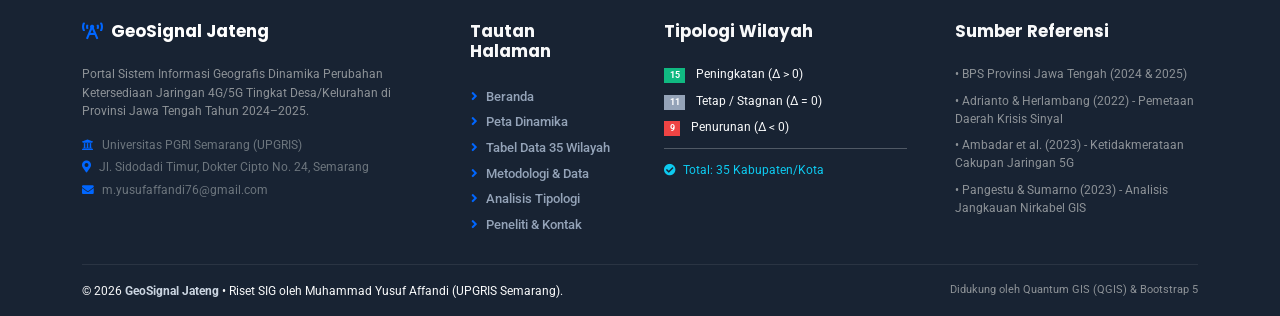
<file: home-repair-website-template/contact.html>
<!DOCTYPE html>
<html lang="id">

<head>
    <meta charset="utf-8">
    <title>Kesimpulan, Rekomendasi &amp; Kontak - GeoSignal Jateng</title>
    <meta content="width=device-width, initial-scale=1.0" name="viewport">
    <meta content="Rekomendasi Kebijakan 4G 5G, Muhammad Yusuf Affandi, Teknik Informatika UPGRIS, Audit Krisis Sinyal, Microcell Repeater" name="keywords">
    <meta content="Kesimpulan penelitian geospasial sinyal 4G/5G Jawa Tengah, rekomendasi kebijakan bagi Pemda dan Operator, serta profil peneliti Muhammad Yusuf Affandi (UPGRIS)." name="description">

    <!-- Favicon -->
    <link href="img/favicon.svg" rel="icon" type="image/svg+xml">

    <!-- Google Web Fonts -->
    <link rel="preconnect" href="https://fonts.googleapis.com">
    <link rel="preconnect" href="https://fonts.gstatic.com" crossorigin>
    <link href="https://fonts.googleapis.com/css2?family=Roboto:wght@400;500;700&family=Poppins:wght@600;700;800&display=swap" rel="stylesheet"> 

    <!-- Icon Font Stylesheet -->
    <link href="https://cdnjs.cloudflare.com/ajax/libs/font-awesome/5.10.0/css/all.min.css" rel="stylesheet">
    <link href="https://cdn.jsdelivr.net/npm/bootstrap-icons@1.4.1/font/bootstrap-icons.css" rel="stylesheet">

    <!-- Libraries Stylesheet -->
    <link href="lib/animate/animate.min.css" rel="stylesheet">
    <link href="lib/owlcarousel/assets/owl.carousel.min.css" rel="stylesheet">

    <!-- Customized Bootstrap Stylesheet -->
    <link href="css/bootstrap.min.css" rel="stylesheet">

    <!-- Template Stylesheet -->
    <link href="css/style.css" rel="stylesheet">
</head>

<body>
    <!-- Spinner Start -->
    <div id="spinner" class="show bg-white position-fixed translate-middle w-100 vh-100 top-50 start-50 d-flex align-items-center justify-content-center">
        <div class="spinner-grow text-primary" role="status"></div>
    </div>
    <!-- Spinner End -->


    <!-- Topbar Start -->
    <div class="container-fluid bg-dark text-light px-0 py-1 d-none d-lg-block style="font-size: 0.82rem;" border-bottom border-primary border-opacity-25">
        <div class="row gx-0 align-items-center">
            <div class="col-lg-7 px-5 text-start">
                <small class="me-3">
                    <i class="fa fa-graduation-cap text-primary me-2"></i>
                    Riset Publikasi: Program Studi Teknik Informatika, Universitas PGRI Semarang (UPGRIS)
                </small>
            </div>
            <div class="col-lg-5 px-5 text-end">
                <small class="me-3"><i class="fa fa-envelope text-primary me-2"></i>m.yusufaffandi76@gmail.com</small>
                <small><i class="fa fa-database text-primary me-2"></i>BPS Jawa Tengah (2024–2025)</small>
            </div>
        </div>
    </div>
    <!-- Topbar End -->


    <!-- Navbar Start -->
    <nav class="navbar navbar-expand-lg bg-white navbar-light sticky-top px-4 px-lg-5 py-lg-0 shadow-sm">
        <a href="index.html" class="navbar-brand d-flex align-items-center">
            <h2 class="m-0 fw-bold">
                <i class="fa fa-broadcast-tower text-primary me-2"></i>GeoSignal <span class="text-primary">Jateng</span>
            </h2>
        </a>
        <button type="button" class="navbar-toggler" data-bs-toggle="collapse" data-bs-target="#navbarCollapse">
            <span class="navbar-toggler-icon"></span>
        </button>
        <div class="collapse navbar-collapse" id="navbarCollapse">
            <div class="navbar-nav ms-auto py-3 py-lg-0">
                <a href="index.html" class="nav-item nav-link">Beranda</a>
                <a href="index.html#peta-section" class="nav-item nav-link">Peta Dinamika</a>
                <a href="index.html#tabel-section" class="nav-item nav-link">Tabel Data</a>
                <a href="about.html" class="nav-item nav-link">Metodologi &amp; Data</a>
                <a href="analisis.html" class="nav-item nav-link">Analisis Tipologi</a>
                <a href="contact.html" class="nav-item nav-link active">Peneliti &amp; Rekomendasi</a>
            </div>
            <a href="index.html#peta-section" class="btn btn-primary py-2 px-4 d-none d-lg-block ms-3">
                <i class="fa fa-map-marked-alt me-2"></i>Buka Peta
            </a>
        </div>
    </nav>
    <!-- Navbar End -->


    <!-- Page Header Start -->
    <div class="container-fluid page-header py-4 mb-4 wow fadeIn" data-wow-delay="0.1s" style="background: radial-gradient(ellipse at 50% 50%, rgba(30, 58, 138, 0.45) 0%, rgba(15, 23, 42, 0.95) 80%), url('img/bg-topographic-grid.svg') center center; background-size: cover, 1100px auto; border-bottom: 1px solid #1E293B;">
        <div class="container text-center py-2">
            <span class="section-kicker text-info mb-2"><i class="fa fa-lightbulb me-1"></i> Rekomendasi Kebijakan &amp; Profil Peneliti</span>
            <h1 class="display-5 text-white fw-bold mb-2">Kesimpulan, Rekomendasi &amp; Kontak</h1>
            <nav aria-label="breadcrumb">
                <ol class="breadcrumb justify-content-center text-uppercase fs-7 mb-0">
                    <li class="breadcrumb-item"><a href="index.html" class="text-info">Beranda</a></li>
                    <li class="breadcrumb-item text-white active" aria-current="page">Peneliti &amp; Rekomendasi</li>
                </ol>
            </nav>
        </div>
    </div>
    <!-- Page Header End -->


    <!-- Kesimpulan Start -->
    <div class="container-xxl py-5">
        <div class="container">
            <div class="row g-5 align-items-center">
                <div class="col-lg-6 wow fadeInUp" data-wow-delay="0.1s">
                    <span class="section-kicker"><i class="fa fa-book-reader me-1"></i> Sintesis Hasil Riset (BAB IV)</span>
                    <h2 class="display-6 fw-bold text-dark mb-3">Sintesis Hasil Riset Geospasial</h2>
                    <p class="text-secondary leading-relaxed mb-3">
                        Penerapan <strong>Peta Perubahan 2024–2025</strong> sebagai visualisasi utama terbukti efektif secara metodologis dalam menganalisis dinamika spasial ketersediaan sinyal 4G/5G tingkat desa di Jawa Tengah tanpa memicu redundansi kartografis.
                    </p>
                    <p class="text-secondary leading-relaxed mb-3">
                        Dari total 35 kabupaten/kota yang dianalisis:
                    </p>
                    <div class="d-flex flex-column gap-2 mb-3">
                        <div class="callout-card callout-peningkatan d-flex align-items-center p-3">
                            <i class="fa fa-arrow-up text-success me-3"></i>
                            <div>
                                <span class="fw-bold text-dark">15 Daerah (42,86%)</span> mengalami peningkatan desa bersinyal 4G/5G.
                            </div>
                        </div>
                        <div class="callout-card callout-tetap d-flex align-items-center p-3">
                            <i class="fa fa-minus text-secondary me-3"></i>
                            <div>
                                <span class="fw-bold text-dark">11 Daerah (31,43%)</span> berada pada kondisi tetap/stabil (termasuk 6 kota 100% jenuh).
                            </div>
                        </div>
                        <div class="callout-card callout-penurunan d-flex align-items-center p-3">
                            <i class="fa fa-arrow-down text-danger me-3"></i>
                            <div>
                                <span class="fw-bold text-dark">9 Daerah (25,71%)</span> mengalami penurunan kualitas tangkapan sinyal dominan.
                            </div>
                        </div>
                    </div>
                    <p class="small text-muted mb-0">
                        *Kesenjangan infrastruktur nirkabel masih terjadi antara kawasan perkotaan yang telah mencapai cakupan penuh dengan wilayah pedesaan berkarakteristik topografi perbukitan (Ambadar et al., 2023; BPS, 2024b).
                    </p>
                </div>

                <div class="col-lg-6 wow fadeInUp" data-wow-delay="0.3s">
                    <div class="card border-0 shadow-lg rounded-4 p-4 bg-dark text-white">
                        <div class="card-header bg-transparent border-bottom border-light border-opacity-10 pb-3">
                            <h5 class="text-warning mb-0"><i class="fa fa-lightbulb me-2"></i>Dua Rekomendasi Strategis</h5>
                        </div>
                        <div class="card-body p-0 pt-3">
                            <!-- Rekomendasi 1 -->
                            <div class="mb-4 pb-3 border-bottom border-light border-opacity-10">
                                <div class="d-flex align-items-center mb-2">
                                    <span class="badge bg-danger me-2">SARAN 1</span>
                                    <h6 class="text-white fw-bold mb-0">Bagi Pemda &amp; Operator Telekomunikasi</h6>
                                </div>
                                <p class="small text-light opacity-80 leading-relaxed mb-0">
                                    Daerah berkategori merah (terutama <strong>Kabupaten Kendal, Temanggung, dan Blora</strong>) perlu diprioritaskan dalam program audit krisis sinyal serta penambahan menara penguat mikro (<strong>microcell / repeater</strong>) guna menembus rintangan kontur alam dan bayangan bukit (Adrianto &amp; Herlambang, 2022).
                                </p>
                            </div>

                            <!-- Rekomendasi 2 -->
                            <div>
                                <div class="d-flex align-items-center mb-2">
                                    <span class="badge bg-primary me-2">SARAN 2</span>
                                    <h6 class="text-white fw-bold mb-0">Bagi Penelitian SIG Selanjutnya</h6>
                                </div>
                                <p class="small text-light opacity-80 leading-relaxed mb-0">
                                    Disarankan memadukan data penerimaan sinyal desa dengan pemodelan elevasi digital (<strong>Digital Elevation Model / DEM</strong>) dan titik koordinat spasial menara BTS fisik guna memetakan batas jangkauan layanan seluler secara tiga dimensi (Pangestu &amp; Sumarno, 2023).
                                </p>
                            </div>
                        </div>
                    </div>
                </div>
            </div>
        </div>
    </div>
    <!-- Kesimpulan End -->


    <!-- Profil Peneliti & Form Kontak Start -->
    <div class="container-xxl py-5 bg-light">
        <div class="container">
            <div class="row g-5">
                <!-- Profil Penulis -->
                <div class="col-lg-5 wow fadeInUp" data-wow-delay="0.1s">
                    <div class="card border-0 shadow-sm rounded-4 p-4 bg-white h-100">
                        <span class="section-kicker"><i class="fa fa-user me-1"></i> Peneliti Utama</span>
                        <h3 class="fw-bold text-dark mb-1">Muhammad Yusuf Affandi</h3>
                        <p class="text-primary fw-semibold small mb-4">
                            Program Studi Teknik Informatika, Fakultas Teknik dan Informatika
                        </p>

                        <div class="d-flex flex-column gap-3 mb-4">
                            <div class="d-flex align-items-start">
                                <div class="bg-primary text-white p-2 rounded-circle me-3 mt-1">
                                    <i class="fa fa-university fa-sm"></i>
                                </div>
                                <div>
                                    <div class="small text-muted">Institusi Pendidikan:</div>
                                    <div class="fw-semibold text-dark">Universitas PGRI Semarang (UPGRIS)</div>
                                </div>
                            </div>

                            <div class="d-flex align-items-start">
                                <div class="bg-primary text-white p-2 rounded-circle me-3 mt-1">
                                    <i class="fa fa-map-marker-alt fa-sm"></i>
                                </div>
                                <div>
                                    <div class="small text-muted">Alamat Kampus:</div>
                                    <div class="fw-semibold text-dark">Jl. Sidodadi Timur, Dokter Cipto No. 24, Semarang</div>
                                </div>
                            </div>

                            <div class="d-flex align-items-start">
                                <div class="bg-primary text-white p-2 rounded-circle me-3 mt-1">
                                    <i class="fa fa-envelope fa-sm"></i>
                                </div>
                                <div>
                                    <div class="small text-muted">Email Korespondensi:</div>
                                    <div class="fw-semibold text-dark">
                                        <a href="mailto:m.yusufaffandi76@gmail.com" class="text-primary text-decoration-none">m.yusufaffandi76@gmail.com</a>
                                    </div>
                                </div>
                            </div>
                        </div>

                        <div class="p-3 bg-light rounded-3 border small text-muted mt-auto">
                            <i class="fa fa-quote-left text-primary me-2"></i>
                            Karya ini disusun sebagai kontribusi pemetaan geospasial terhadap pemerataan infrastruktur telekomunikasi digital nirkabel di Provinsi Jawa Tengah.
                        </div>
                    </div>
                </div>

                <!-- Form Korespondensi / Kirim Masukan -->
                <div class="col-lg-7 wow fadeInUp" data-wow-delay="0.3s">
                    <div class="card border-0 shadow-sm rounded-4 p-4 p-lg-5 bg-white h-100">
                        <span class="section-kicker"><i class="fa fa-comments me-1"></i> Diskusi Akademik &amp; Umpan Balik</span>
                        <h3 class="fw-bold text-dark mb-2">Kirim Pesan / Usulan Data</h3>
                        <p class="text-secondary small mb-4">
                            Silakan sampaikan pertanyaan ilmiah, usulan kolaborasi riset spasial, atau masukan terkait dinamika sinyal seluler di daerah Anda.
                        </p>

                        <form id="contact-form">
                            <div class="row g-3">
                                <div class="col-md-6">
                                    <div class="form-floating">
                                        <input type="text" class="form-control" id="name" placeholder="Nama Lengkap" required>
                                        <label for="name">Nama Lengkap</label>
                                    </div>
                                </div>
                                <div class="col-md-6">
                                    <div class="form-floating">
                                        <input type="email" class="form-control" id="email" placeholder="Alamat Email" required>
                                        <label for="email">Alamat Email</label>
                                    </div>
                                </div>
                                <div class="col-12">
                                    <div class="form-floating">
                                        <input type="text" class="form-control" id="subject" placeholder="Subjek / Institusi" required>
                                        <label for="subject">Subjek / Asal Instansi</label>
                                    </div>
                                </div>
                                <div class="col-12">
                                    <div class="form-floating">
                                        <textarea class="form-control" placeholder="Tuliskan pesan Anda" id="message" style="height: 140px;" required></textarea>
                                        <label for="message">Tuliskan pesan atau saran Anda...</label>
                                    </div>
                                </div>
                                <div class="col-12">
                                    <button class="btn btn-primary py-3 px-5 w-100 shadow-sm" type="submit">
                                        <i class="fa fa-paper-plane me-2"></i>Kirim Pesan Korespondensi
                                    </button>
                                </div>
                            </div>
                        </form>
                    </div>
                </div>
            </div>
        </div>
    </div>
    <!-- Profil Peneliti & Form Kontak End -->


    <!-- Footer Start -->
    <div class="container-fluid bg-dark text-light footer pt-5 wow fadeIn" data-wow-delay="0.1s" style="border-top: 3px solid #0066FF;">
        <div class="container py-5">
            <div class="row g-5">
                <div class="col-lg-4 col-md-6">
                    <h4 class="text-white mb-4">
                        <i class="fa fa-broadcast-tower text-primary me-2"></i>GeoSignal Jateng
                    </h4>
                    <p class="small text-secondary mb-3">
                        Portal Sistem Informasi Geografis Dinamika Perubahan Ketersediaan Jaringan 4G/5G Tingkat Desa/Kelurahan di Provinsi Jawa Tengah Tahun 2024–2025.
                    </p>
                    <div class="small text-muted">
                        <p class="mb-1"><i class="fa fa-university text-primary me-2"></i>Universitas PGRI Semarang (UPGRIS)</p>
                        <p class="mb-1"><i class="fa fa-map-marker-alt text-primary me-2"></i>Jl. Sidodadi Timur, Dokter Cipto No. 24, Semarang</p>
                        <p class="mb-0"><i class="fa fa-envelope text-primary me-2"></i>m.yusufaffandi76@gmail.com</p>
                    </div>
                </div>

                <div class="col-lg-2 col-md-6">
                    <h5 class="text-light mb-4">Tautan Halaman</h5>
                    <a class="btn btn-link" href="index.html">Beranda</a>
                    <a class="btn btn-link" href="index.html#peta-section">Peta Dinamika</a>
                    <a class="btn btn-link" href="index.html#tabel-section">Tabel Data 35 Wilayah</a>
                    <a class="btn btn-link" href="about.html">Metodologi &amp; Data</a>
                    <a class="btn btn-link" href="analisis.html">Analisis Tipologi</a>
                    <a class="btn btn-link" href="contact.html">Peneliti &amp; Kontak</a>
                </div>

                <div class="col-lg-3 col-md-6">
                    <h5 class="text-light mb-4">Tipologi Wilayah</h5>
                    <div class="d-flex flex-column gap-2 small">
                        <span class="text-light"><span class="badge badge-peningkatan me-2">15</span> Peningkatan (&Delta; &gt; 0)</span>
                        <span class="text-light"><span class="badge badge-tetap me-2">11</span> Tetap / Stagnan (&Delta; = 0)</span>
                        <span class="text-light"><span class="badge badge-penurunan me-2">9</span> Penurunan (&Delta; &lt; 0)</span>
                        <hr class="border-secondary my-1">
                        <span class="text-info"><i class="fa fa-check-circle me-1"></i> Total: 35 Kabupaten/Kota</span>
                    </div>
                </div>

                <div class="col-lg-3 col-md-6">
                    <h5 class="text-light mb-4">Sumber Referensi</h5>
                    <ul class="list-unstyled small text-secondary">
                        <li class="mb-2">&bull; BPS Provinsi Jawa Tengah (2024 &amp; 2025)</li>
                        <li class="mb-2">&bull; Adrianto &amp; Herlambang (2022) - Pemetaan Daerah Krisis Sinyal</li>
                        <li class="mb-2">&bull; Ambadar et al. (2023) - Ketidakmerataan Cakupan Jaringan 5G</li>
                        <li class="mb-0">&bull; Pangestu &amp; Sumarno (2023) - Analisis Jangkauan Nirkabel GIS</li>
                    </ul>
                </div>
            </div>
        </div>

        <div class="container">
            <div class="copyright d-flex justify-content-between align-items-center flex-wrap gap-2">
                <div>
                    &copy; 2026 <a href="index.html" class="fw-bold">GeoSignal Jateng</a> &bull; Riset SIG oleh Muhammad Yusuf Affandi (UPGRIS Semarang).
                </div>
                <div class="small text-secondary">
                    Didukung oleh Quantum GIS (QGIS) &amp; Bootstrap 5
                </div>
            </div>
        </div>
    </div>
    <!-- Footer End -->


    <!-- Back to Top -->
    <a href="#" class="btn btn-lg btn-primary btn-lg-square back-to-top"><i class="bi bi-arrow-up"></i></a>


    <!-- JavaScript Libraries -->
    <script src="https://code.jquery.com/jquery-3.4.1.min.js"></script>
    <script src="https://cdn.jsdelivr.net/npm/bootstrap@5.0.0/dist/js/bootstrap.bundle.min.js"></script>
    <script src="lib/wow/wow.min.js"></script>
    <script src="lib/easing/easing.min.js"></script>
    <script src="lib/waypoints/waypoints.min.js"></script>
    <script src="lib/owlcarousel/owl.carousel.min.js"></script>

    <!-- Template Javascript -->
    <script src="js/main.js"></script>
</body>

</html>
</file>
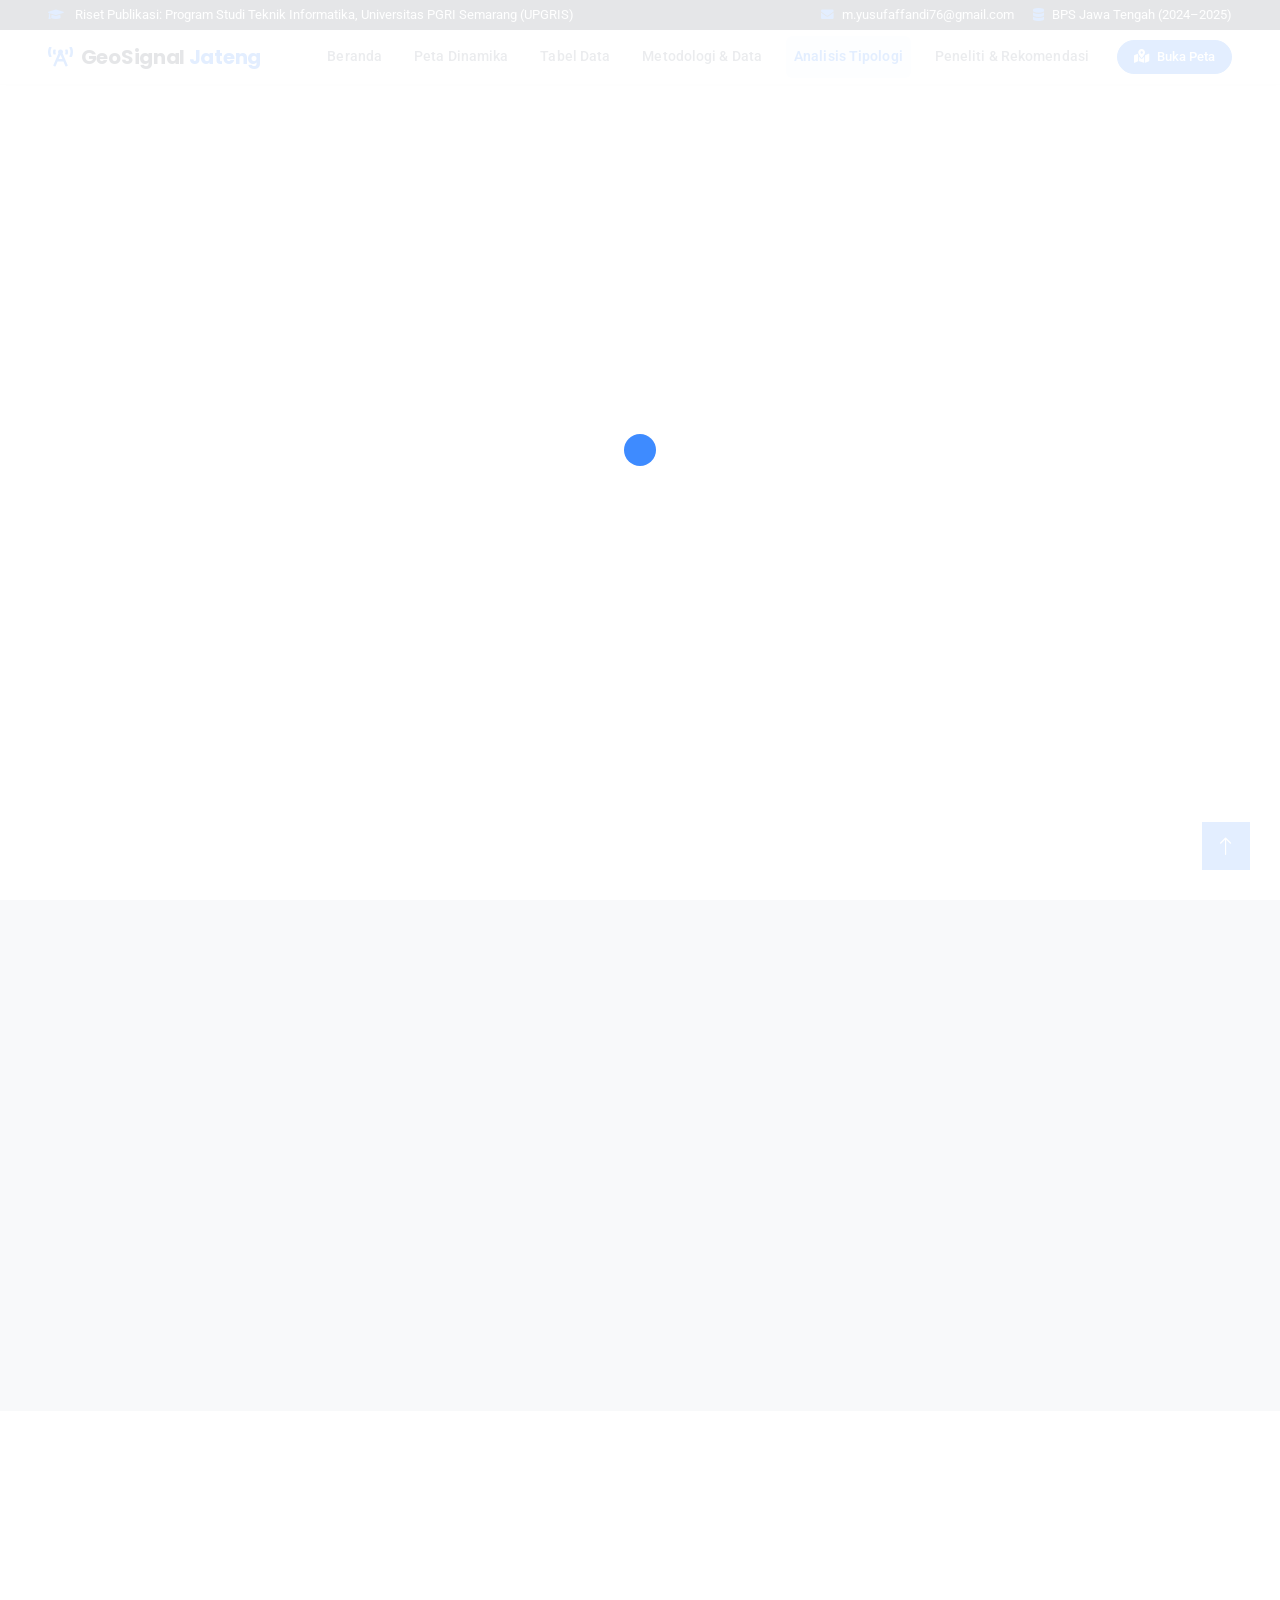
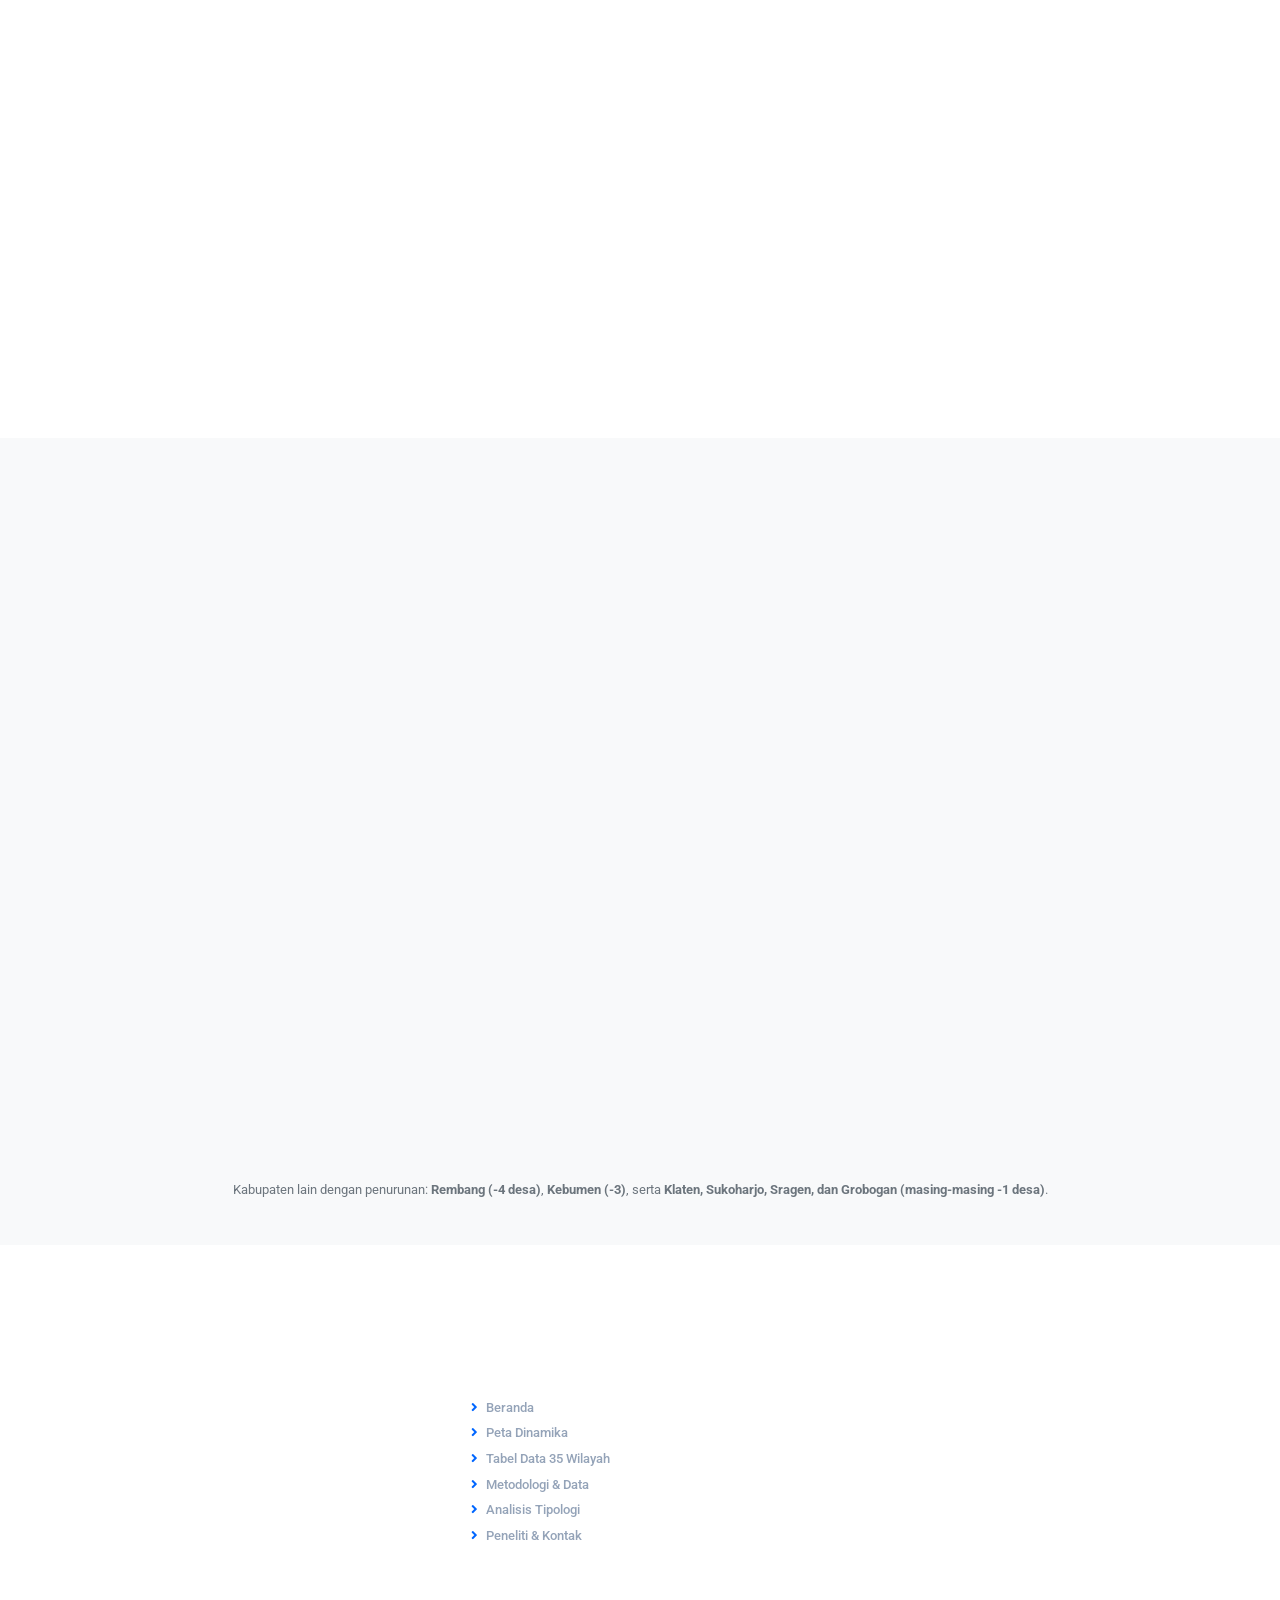
<file: home-repair-website-template/service.html>
<!DOCTYPE html>
<html lang="id">
<head>
    <meta charset="utf-8">
    <meta http-equiv="refresh" content="0; url=analisis.html">
    <title>Mengalihkan ke Analisis Tipologi...</title>
</head>
<body>
    <p>Mengalihkan ke <a href="analisis.html">Analisis Tipologi Spasial GeoSignal Jateng</a>...</p>
</body>
</html>
</file>
<file: peta/resources/ol.css>
.ol-box{box-sizing:border-box;border-radius:2px;border:2px solid #00f}.ol-mouse-position{top:8px;right:8px;position:absolute}.ol-scale-line{background:rgba(0,60,136,.3);border-radius:4px;bottom:8px;left:8px;padding:2px;position:absolute}.ol-scale-line-inner{border:1px solid #eee;border-top:none;color:#eee;font-size:10px;text-align:center;margin:1px;will-change:contents,width}.ol-overlay-container{will-change:left,right,top,bottom}.ol-unsupported{display:none}.ol-unselectable,.ol-viewport{-webkit-touch-callout:none;-webkit-user-select:none;-moz-user-select:none;-ms-user-select:none;user-select:none;-webkit-tap-highlight-color:transparent}.ol-selectable{-webkit-touch-callout:default;-webkit-user-select:auto;-moz-user-select:auto;-ms-user-select:auto;user-select:auto}.ol-grabbing{cursor:-webkit-grabbing;cursor:-moz-grabbing;cursor:grabbing}.ol-grab{cursor:move;cursor:-webkit-grab;cursor:-moz-grab;cursor:grab}.ol-control{position:absolute;background-color:rgba(255,255,255,.4);border-radius:4px;padding:2px}.ol-control:hover{background-color:rgba(255,255,255,.6)}.ol-zoom{top:.5em;left:.5em}.ol-rotate{top:.5em;right:.5em;transition:opacity .25s linear,visibility 0s linear}.ol-rotate.ol-hidden{opacity:0;visibility:hidden;transition:opacity .25s linear,visibility 0s linear .25s}.ol-zoom-extent{top:4.643em;left:.5em}.ol-full-screen{right:.5em;top:.5em}@media print{.ol-control{display:none}}.ol-control button{display:block;margin:1px;padding:0;color:#fff;font-size:1.14em;font-weight:700;text-decoration:none;text-align:center;height:1.375em;width:1.375em;line-height:.4em;background-color:rgba(0,60,136,.5);border:none;border-radius:2px}.ol-control button::-moz-focus-inner{border:none;padding:0}.ol-zoom-extent button{line-height:1.4em}.ol-compass{display:block;font-weight:400;font-size:1.2em;will-change:transform}.ol-touch .ol-control button{font-size:1.5em}.ol-touch .ol-zoom-extent{top:5.5em}.ol-control button:focus,.ol-control button:hover{text-decoration:none;background-color:rgba(0,60,136,.7)}.ol-zoom .ol-zoom-in{border-radius:2px 2px 0 0}.ol-zoom .ol-zoom-out{border-radius:0 0 2px 2px}.ol-attribution{text-align:right;bottom:.5em;right:.5em;max-width:calc(100% - 1.3em)}.ol-attribution ul{margin:0;padding:0 .5em;font-size:.7rem;line-height:1.375em;color:#000;text-shadow:0 0 2px #fff}.ol-attribution li{display:inline;list-style:none;line-height:inherit}.ol-attribution li:not(:last-child):after{content:" "}.ol-attribution img{max-height:2em;max-width:inherit;vertical-align:middle}.ol-attribution button,.ol-attribution ul{display:inline-block}.ol-attribution.ol-collapsed ul{display:none}.ol-attribution.ol-logo-only ul{display:block}.ol-attribution:not(.ol-collapsed){background:rgba(255,255,255,.8)}.ol-attribution.ol-uncollapsible{bottom:0;right:0;border-radius:4px 0 0;height:1.1em;line-height:1em}.ol-attribution.ol-logo-only{background:0 0;bottom:.4em;height:1.1em;line-height:1em}.ol-attribution.ol-uncollapsible img{margin-top:-.2em;max-height:1.6em}.ol-attribution.ol-logo-only button,.ol-attribution.ol-uncollapsible button{display:none}.ol-zoomslider{top:4.5em;left:.5em;height:200px}.ol-zoomslider button{position:relative;height:10px}.ol-touch .ol-zoomslider{top:5.5em}.ol-overviewmap{left:.5em;bottom:.5em}.ol-overviewmap.ol-uncollapsible{bottom:0;left:0;border-radius:0 4px 0 0}.ol-overviewmap .ol-overviewmap-map,.ol-overviewmap button{display:inline-block}.ol-overviewmap .ol-overviewmap-map{border:1px solid #7b98bc;height:150px;margin:2px;width:150px}.ol-overviewmap:not(.ol-collapsed) button{bottom:1px;left:2px;position:absolute}.ol-overviewmap.ol-collapsed .ol-overviewmap-map,.ol-overviewmap.ol-uncollapsible button{display:none}.ol-overviewmap:not(.ol-collapsed){background:rgba(255,255,255,.8)}.ol-overviewmap-box{border:2px dotted rgba(0,60,136,.7)}.ol-overviewmap .ol-overviewmap-box:hover{cursor:move}
</file>
<file: peta/resources/ol3-layerswitcher.css>
.layer-switcher.shown.ol-control {
    background-color: transparent;
}

.layer-switcher.shown.ol-control:hover {
    background-color: transparent;
}

.layer-switcher {
    position: absolute;
    top: 3.5em;
    right: 0.5em;
    text-align: left;
}

.layer-switcher.shown {
    bottom: 3em;
}

.layer-switcher .panel {
    padding: 0 1em 0 0;
    margin: 0;
    border: 4px solid #eee;
    border-radius: 4px;
    background-color: white;
    display: none;
    max-height: 100%;
    overflow-y: auto;
}

.layer-switcher.shown .panel {
    display: block;
}

.layer-switcher button {
    float: right;
    width: 38px;
    height: 38px;
    background-image: url('[data-uri]') /*logo.png*/;
    background-repeat: no-repeat;
    background-position: 2px;
    background-color: white;
    border: none;
}

.layer-switcher.shown button {
    display: none;
}

.layer-switcher button:focus, .layer-switcher button:hover {
    background-color: white;
}

.layer-switcher ul {
    padding-left: 1em;
    list-style: none;
}

.layer-switcher li.group {
    padding-top: 5px;
}

.layer-switcher li.group > label {
    font-weight: bold;
}

.layer-switcher li.layer {
    display: table;
}

.layer-switcher li.layer label, .layer-switcher li.layer input {
    display: table-cell;
    vertical-align: sub;
}

.layer-switcher input {
    margin: 4px;
}

.layer-switcher.touch ::-webkit-scrollbar {
    width: 4px;
}

.layer-switcher.touch ::-webkit-scrollbar-track {
    -webkit-box-shadow: inset 0 0 6px rgba(0,0,0,0.3);
    border-radius: 10px;
}

.layer-switcher.touch ::-webkit-scrollbar-thumb {
    border-radius: 10px;
    -webkit-box-shadow: inset 0 0 6px rgba(0,0,0,0.5);
}
</file>
<file: peta/resources/qgis2web.css>
html, body {
    height: 100%;
    padding: 0;
    margin: 0;
    font-family: sans-serif;
    font-size: small;
}

th, td {
    vertical-align: top;
    text-align: left;
}

#map {
    width: 100%;
    height: 100%;
}

.ol-popup {
    display: none;
    position: absolute;
    background-color: white;
    -moz-box-shadow: 0 1px 4px rgba(0,0,0,0.2);
    -webkit-filter: drop-shadow(0 1px 4px rgba(0,0,0,0.2));
    filter: drop-shadow(0 1px 4px rgba(0,0,0,0.2));
    padding: 15px;
    border-radius: 10px;
    border: 1px solid #cccccc;
    bottom: 12px;
    left: -50px;   
    height: auto;
    width: auto;
    min-width: 100px;
    max-height:400px;  
    overflow: auto;      
}

.ol-popup-closer {
    text-decoration: none;
    position: absolute;
    top: 2px;
    right: 8px;
}

.ol-popup-closer:after {
    content: "X";
}

.ol-attribution a {
    text-decoration: none;
    color: #666;
    font-family: sans-serif;
    font-size: 100%;
}

#popup-content>ul>li:nth-child(even) {
    background-color: #eee;
}

#popup-content ul {
    list-style-type: none;
    padding-left: 0;
}

#popup-content li {
    margin-bottom:0.25em;
}
</file>
<file: home-repair-website-template/peta/resources/ol.css>
.ol-box{box-sizing:border-box;border-radius:2px;border:2px solid #00f}.ol-mouse-position{top:8px;right:8px;position:absolute}.ol-scale-line{background:rgba(0,60,136,.3);border-radius:4px;bottom:8px;left:8px;padding:2px;position:absolute}.ol-scale-line-inner{border:1px solid #eee;border-top:none;color:#eee;font-size:10px;text-align:center;margin:1px;will-change:contents,width}.ol-overlay-container{will-change:left,right,top,bottom}.ol-unsupported{display:none}.ol-unselectable,.ol-viewport{-webkit-touch-callout:none;-webkit-user-select:none;-moz-user-select:none;-ms-user-select:none;user-select:none;-webkit-tap-highlight-color:transparent}.ol-selectable{-webkit-touch-callout:default;-webkit-user-select:auto;-moz-user-select:auto;-ms-user-select:auto;user-select:auto}.ol-grabbing{cursor:-webkit-grabbing;cursor:-moz-grabbing;cursor:grabbing}.ol-grab{cursor:move;cursor:-webkit-grab;cursor:-moz-grab;cursor:grab}.ol-control{position:absolute;background-color:rgba(255,255,255,.4);border-radius:4px;padding:2px}.ol-control:hover{background-color:rgba(255,255,255,.6)}.ol-zoom{top:.5em;left:.5em}.ol-rotate{top:.5em;right:.5em;transition:opacity .25s linear,visibility 0s linear}.ol-rotate.ol-hidden{opacity:0;visibility:hidden;transition:opacity .25s linear,visibility 0s linear .25s}.ol-zoom-extent{top:4.643em;left:.5em}.ol-full-screen{right:.5em;top:.5em}@media print{.ol-control{display:none}}.ol-control button{display:block;margin:1px;padding:0;color:#fff;font-size:1.14em;font-weight:700;text-decoration:none;text-align:center;height:1.375em;width:1.375em;line-height:.4em;background-color:rgba(0,60,136,.5);border:none;border-radius:2px}.ol-control button::-moz-focus-inner{border:none;padding:0}.ol-zoom-extent button{line-height:1.4em}.ol-compass{display:block;font-weight:400;font-size:1.2em;will-change:transform}.ol-touch .ol-control button{font-size:1.5em}.ol-touch .ol-zoom-extent{top:5.5em}.ol-control button:focus,.ol-control button:hover{text-decoration:none;background-color:rgba(0,60,136,.7)}.ol-zoom .ol-zoom-in{border-radius:2px 2px 0 0}.ol-zoom .ol-zoom-out{border-radius:0 0 2px 2px}.ol-attribution{text-align:right;bottom:.5em;right:.5em;max-width:calc(100% - 1.3em)}.ol-attribution ul{margin:0;padding:0 .5em;font-size:.7rem;line-height:1.375em;color:#000;text-shadow:0 0 2px #fff}.ol-attribution li{display:inline;list-style:none;line-height:inherit}.ol-attribution li:not(:last-child):after{content:" "}.ol-attribution img{max-height:2em;max-width:inherit;vertical-align:middle}.ol-attribution button,.ol-attribution ul{display:inline-block}.ol-attribution.ol-collapsed ul{display:none}.ol-attribution.ol-logo-only ul{display:block}.ol-attribution:not(.ol-collapsed){background:rgba(255,255,255,.8)}.ol-attribution.ol-uncollapsible{bottom:0;right:0;border-radius:4px 0 0;height:1.1em;line-height:1em}.ol-attribution.ol-logo-only{background:0 0;bottom:.4em;height:1.1em;line-height:1em}.ol-attribution.ol-uncollapsible img{margin-top:-.2em;max-height:1.6em}.ol-attribution.ol-logo-only button,.ol-attribution.ol-uncollapsible button{display:none}.ol-zoomslider{top:4.5em;left:.5em;height:200px}.ol-zoomslider button{position:relative;height:10px}.ol-touch .ol-zoomslider{top:5.5em}.ol-overviewmap{left:.5em;bottom:.5em}.ol-overviewmap.ol-uncollapsible{bottom:0;left:0;border-radius:0 4px 0 0}.ol-overviewmap .ol-overviewmap-map,.ol-overviewmap button{display:inline-block}.ol-overviewmap .ol-overviewmap-map{border:1px solid #7b98bc;height:150px;margin:2px;width:150px}.ol-overviewmap:not(.ol-collapsed) button{bottom:1px;left:2px;position:absolute}.ol-overviewmap.ol-collapsed .ol-overviewmap-map,.ol-overviewmap.ol-uncollapsible button{display:none}.ol-overviewmap:not(.ol-collapsed){background:rgba(255,255,255,.8)}.ol-overviewmap-box{border:2px dotted rgba(0,60,136,.7)}.ol-overviewmap .ol-overviewmap-box:hover{cursor:move}
</file>
<file: home-repair-website-template/peta/resources/ol3-layerswitcher.css>
.layer-switcher.shown.ol-control {
    background-color: transparent;
}

.layer-switcher.shown.ol-control:hover {
    background-color: transparent;
}

.layer-switcher {
    position: absolute;
    top: 3.5em;
    right: 0.5em;
    text-align: left;
}

.layer-switcher.shown {
    bottom: 3em;
}

.layer-switcher .panel {
    padding: 0 1em 0 0;
    margin: 0;
    border: 4px solid #eee;
    border-radius: 4px;
    background-color: white;
    display: none;
    max-height: 100%;
    overflow-y: auto;
}

.layer-switcher.shown .panel {
    display: block;
}

.layer-switcher button {
    float: right;
    width: 38px;
    height: 38px;
    background-image: url('[data-uri]') /*logo.png*/;
    background-repeat: no-repeat;
    background-position: 2px;
    background-color: white;
    border: none;
}

.layer-switcher.shown button {
    display: none;
}

.layer-switcher button:focus, .layer-switcher button:hover {
    background-color: white;
}

.layer-switcher ul {
    padding-left: 1em;
    list-style: none;
}

.layer-switcher li.group {
    padding-top: 5px;
}

.layer-switcher li.group > label {
    font-weight: bold;
}

.layer-switcher li.layer {
    display: table;
}

.layer-switcher li.layer label, .layer-switcher li.layer input {
    display: table-cell;
    vertical-align: sub;
}

.layer-switcher input {
    margin: 4px;
}

.layer-switcher.touch ::-webkit-scrollbar {
    width: 4px;
}

.layer-switcher.touch ::-webkit-scrollbar-track {
    -webkit-box-shadow: inset 0 0 6px rgba(0,0,0,0.3);
    border-radius: 10px;
}

.layer-switcher.touch ::-webkit-scrollbar-thumb {
    border-radius: 10px;
    -webkit-box-shadow: inset 0 0 6px rgba(0,0,0,0.5);
}
</file>
<file: home-repair-website-template/peta/resources/qgis2web.css>
html, body {
    height: 100%;
    padding: 0;
    margin: 0;
    font-family: sans-serif;
    font-size: small;
}

th, td {
    vertical-align: top;
    text-align: left;
}

#map {
    width: 100%;
    height: 100%;
}

.ol-popup {
    display: none;
    position: absolute;
    background-color: white;
    -moz-box-shadow: 0 1px 4px rgba(0,0,0,0.2);
    -webkit-filter: drop-shadow(0 1px 4px rgba(0,0,0,0.2));
    filter: drop-shadow(0 1px 4px rgba(0,0,0,0.2));
    padding: 15px;
    border-radius: 10px;
    border: 1px solid #cccccc;
    bottom: 12px;
    left: -50px;   
    height: auto;
    width: auto;
    min-width: 100px;
    max-height:400px;  
    overflow: auto;      
}

.ol-popup-closer {
    text-decoration: none;
    position: absolute;
    top: 2px;
    right: 8px;
}

.ol-popup-closer:after {
    content: "X";
}

.ol-attribution a {
    text-decoration: none;
    color: #666;
    font-family: sans-serif;
    font-size: 100%;
}

#popup-content>ul>li:nth-child(even) {
    background-color: #eee;
}

#popup-content ul {
    list-style-type: none;
    padding-left: 0;
}

#popup-content li {
    margin-bottom:0.25em;
}
</file>
<file: home-repair-website-template/css/style.css>
/********** Template CSS **********/
:root {
    --primary: #0066FF;
    --secondary: #64748B;
    --light: #F8FAFC;
    --dark: #0F172A;
}

.back-to-top {
    position: fixed;
    display: none;
    right: 30px;
    bottom: 30px;
    z-index: 99;
}


/*** Spinner ***/
#spinner {
    opacity: 0;
    visibility: hidden;
    transition: opacity .5s ease-out, visibility 0s linear .5s;
    z-index: 99999;
}

#spinner.show {
    transition: opacity .5s ease-out, visibility 0s linear 0s;
    visibility: visible;
    opacity: 1;
}


/*** Button ***/
.btn {
    font-weight: 500;
    transition: .5s;
}

.btn.btn-primary,
.btn.btn-outline-primary:hover {
    color: #FFFFFF;
}

.btn-square {
    width: 38px;
    height: 38px;
}

.btn-sm-square {
    width: 32px;
    height: 32px;
}

.btn-lg-square {
    width: 48px;
    height: 48px;
}

.btn-square,
.btn-sm-square,
.btn-lg-square {
    padding: 0;
    display: flex;
    align-items: center;
    justify-content: center;
    font-weight: normal;
}


/*** Navbar ***/
.navbar.sticky-top {
    top: -100px;
    transition: .3s;
}

.navbar .navbar-brand h2 {
    font-size: 1.25rem;
    font-weight: 700;
    letter-spacing: -0.02em;
}

.navbar .navbar-nav .nav-link {
    margin-left: 20px;
    padding: 16px 0;
    color: var(--secondary);
    font-weight: 600;
    font-size: 0.84rem;
    letter-spacing: 0.02em;
    text-transform: uppercase;
    outline: none;
    transition: color 0.2s ease;
}

.navbar .navbar-nav .nav-link:hover,
.navbar .navbar-nav .nav-link.active {
    color: var(--primary);
}

.navbar .dropdown-toggle::after {
    border: none;
    content: "\f107";
    font-family: "Font Awesome 5 Free";
    font-weight: 900;
    vertical-align: middle;
    margin-left: 8px;
}

@media (max-width: 991.98px) {
    .navbar .navbar-nav .nav-link  {
        margin-left: 0;
        padding: 10px 0;
    }

    .navbar .navbar-nav {
        margin-top: 25px;
        border-top: 1px solid #EEEEEE;
    }
}

@media (min-width: 992px) {
    .navbar .nav-item .dropdown-menu {
        display: block;
        border: none;
        margin-top: 0;
        top: 150%;
        right: 0;
        opacity: 0;
        visibility: hidden;
        transition: .5s;
    }

    .navbar .nav-item:hover .dropdown-menu {
        top: 100%;
        visibility: visible;
        transition: .5s;
        opacity: 1;
    }
}


/*** Header ***/
.carousel-caption {
    top: 0;
    left: 0;
    right: 0;
    bottom: 0;
    display: flex;
    align-items: center;
    text-align: start;
    background: rgba(0, 0, 0, .65);
    z-index: 1;
}

.carousel-control-prev,
.carousel-control-next {
    width: 15%;
}

.carousel-control-prev-icon,
.carousel-control-next-icon {
    width: 4rem;
    height: 4rem;
    background-color: var(--dark);
    border: 15px solid var(--dark);
    border-radius: 50px;
}

.carousel-caption .breadcrumb-item+.breadcrumb-item::before {
    content: "\f111";
    font-family: "Font Awesome 5 Free";
    font-weight: 900;
    color: var(--primary);
}

@media (max-width: 768px) {
    #header-carousel .carousel-item {
        position: relative;
        min-height: 450px;
    }
    
    #header-carousel .carousel-item img {
        position: absolute;
        width: 100%;
        height: 100%;
        object-fit: cover;
    }

    .carousel-control-prev-icon,
    .carousel-control-next-icon {
        width: 3rem;
        height: 3rem;
        border-width: 12px;
    }
}

.page-header {
    background: linear-gradient(rgba(0, 0, 0, .65), rgba(0, 0, 0, .65)), url(../img/carousel-1.jpg) center center no-repeat;
    background-size: cover;
}

.page-header .breadcrumb-item+.breadcrumb-item::before {
    color: #999999;
}


/*** Facts ***/
.facts-overlay {
    position: absolute;
    padding: 30px;
    width: 100%;
    height: 100%;
    top: 0;
    left: 0;
    display: flex;
    flex-direction: column;
    justify-content: center;
    background: rgba(0, 0, 0, .65);
}

.facts-overlay h1 {
    font-size: 120px;
    color: transparent;
    -webkit-text-stroke: 2px var(--primary);
}

.facts-overlay a:hover {
    color: var(--primary) !important;
}


/*** Service ***/
.service-text::before {
    position: absolute;
    content: "";
    width: 100%;
    height: 0;
    top: 0;
    left: 0;
    background: var(--primary);
    opacity: 0;
    transition: .5s;
}

.service-item:hover .service-text::before {
    height: 100%;
    opacity: 1;
}

.service-text * {
    position: relative;
    transition: .5s;
    z-index: 1;
}

.service-item:hover .service-text * {
    color: #FFFFFF !important;
}


/*** Appointment ***/
.appointment {
    background: linear-gradient(rgba(0, 0, 0, .65), rgba(0, 0, 0, .65)), url(../img/carousel-2.jpg) center center no-repeat;
    background-size: cover;
}


/*** Team ***/
.team-text {
    position: absolute;
    width: 75%;
    bottom: 30px;
    left: 0;
    transition: .5s;
}

.team-item:hover .team-text {
    width: 100%;
}

.team-text * {
    transition: .5s;
}

.team-item:hover .team-text * {
    letter-spacing: 2px;
}


/*** Testimonial ***/
.testimonial-carousel .owl-item img {
    width: 100px;
    height: 100px;
}

.testimonial-carousel .owl-nav {
    margin-top: 30px;
    display: flex;
    justify-content: start;
}

.testimonial-carousel .owl-nav .owl-prev,
.testimonial-carousel .owl-nav .owl-next {
    margin-right: 15px;
    width: 50px;
    height: 50px;
    display: flex;
    align-items: center;
    justify-content: center;
    color: var(--dark);
    border: 2px solid var(--primary);
    border-radius: 50px;
    font-size: 18px;
    transition: .5s;
}

.testimonial-carousel .owl-nav .owl-prev:hover,
.testimonial-carousel .owl-nav .owl-next:hover {
    color: #FFFFFF;
    background: var(--primary);
}


/*** Footer ***/
.footer {
    color: #94A3B8;
    font-size: 0.84rem;
}

.footer .container.py-5 {
    padding-top: 2.25rem !important;
    padding-bottom: 1.5rem !important;
}

.footer h4, .footer h5 {
    font-size: 1.05rem;
    font-weight: 700;
}

.footer .btn.btn-link {
    display: block;
    margin-bottom: 4px;
    padding: 0;
    text-align: left;
    color: #94A3B8;
    font-size: 0.82rem;
    font-weight: 500;
    text-transform: none;
    transition: .2s;
}

.footer .btn.btn-link::before {
    position: relative;
    content: "\f105";
    font-family: "Font Awesome 5 Free";
    font-weight: 900;
    color: #0066FF;
    margin-right: 8px;
}

.footer .btn.btn-link:hover {
    color: #FFFFFF;
    letter-spacing: 0.3px;
    box-shadow: none;
}

.footer .copyright {
    padding: 16px 0;
    font-size: 0.78rem;
    border-top: 1px solid rgba(255, 255, 255, .08);
}

.footer .copyright a {
    color: #CBD5E1;
}

.footer .copyright a:hover {
    color: var(--primary);
}

/* Cyber Telecom Blue Overrides */
.btn-primary {
    background-color: #0066FF !important;
    border-color: #0066FF !important;
    color: #ffffff !important;
}
.btn-primary:hover {
    background-color: #0052CC !important;
    border-color: #0052CC !important;
}
.text-primary {
    color: #0066FF !important;
}
.bg-primary {
    background-color: #0066FF !important;
}
.border-primary {
    border-color: #0066FF !important;
}


/* ===================================================
   GEOSIGNAL JATENG CUSTOM STYLES (TELECOM & SPATIAL GIS)
   =================================================== */

/* Hero BTS Banner (Centered Layout) */
.hero-bts-banner {
    position: relative;
    background-image: linear-gradient(rgba(11, 19, 43, 0.85), rgba(15, 23, 42, 0.92)), url('../img/hero-tower-bts.jpg');
    background-size: cover;
    background-position: center center;
    background-repeat: no-repeat;
    padding: 100px 0 90px 0;
    border-bottom: 3px solid #0066FF;
}

.hero-bts-title {
    font-size: 2.1rem;
    font-weight: 700;
    line-height: 1.35;
    letter-spacing: -0.5px;
    max-width: 950px;
    margin: 0 auto;
}

@media (max-width: 768px) {
    .hero-bts-banner {
        padding: 60px 0;
    }
    .hero-bts-title {
        font-size: 1.45rem;
    }
}

/* Tri-Color Legenda Tokens (Gambar 2 QGIS) */
.badge-peningkatan {
    background-color: #10B981 !important;
    color: #FFFFFF !important;
}
.badge-tetap {
    background-color: #94A3B8 !important;
    color: #FFFFFF !important;
}
.badge-penurunan {
    background-color: #EF4444 !important;
    color: #FFFFFF !important;
}

.text-peningkatan {
    color: #10B981 !important;
}
.text-tetap {
    color: #64748B !important;
}
.text-penurunan {
    color: #EF4444 !important;
}

.border-peningkatan {
    border-color: #10B981 !important;
}
.border-tetap {
    border-color: #94A3B8 !important;
}
.border-penurunan {
    border-color: #EF4444 !important;
}

/* Stat & Fact Counter Cards */
.fact-card {
    transition: transform .3s ease, box-shadow .3s ease;
    border-radius: 12px;
}
.fact-card:hover {
    transform: translateY(-5px);
    box-shadow: 0 12px 28px rgba(0, 102, 255, 0.12) !important;
}

/* Table Filter & Search Controls */
.filter-btn-group .btn {
    border-radius: 20px;
    font-size: 0.88rem;
    padding: 6px 16px;
    font-weight: 500;
}
.filter-btn-group .btn.active {
    background-color: #0066FF;
    color: #FFFFFF;
    border-color: #0066FF;
}

.table-geosignal th {
    background-color: #0F172A;
    color: #FFFFFF;
    font-weight: 600;
    font-size: 0.9rem;
    vertical-align: middle;
}
.table-geosignal td {
    vertical-align: middle;
    font-size: 0.92rem;
}

/* Map Containers */
.map-frame-box {
    border: 2px solid rgba(0, 102, 255, 0.2);
    border-radius: 16px;
    overflow: hidden;
    background: #FFFFFF;
    box-shadow: 0 10px 30px rgba(0, 0, 0, 0.08);
}

.legend-badge-item {
    display: inline-flex;
    align-items: center;
    padding: 8px 16px;
    border-radius: 8px;
    font-size: 0.88rem;
    font-weight: 500;
}

/* Flowchart & Document Images */
.research-img-wrapper {
    background: #FFFFFF;
    padding: 16px;
    border-radius: 12px;
    border: 1px solid #E2E8F0;
    box-shadow: 0 6px 20px rgba(0, 0, 0, 0.05);
}


/* Table Row Clickable for Spatial Inspector Modal */
#data-table-body tr {
    cursor: pointer;
    transition: background-color 0.2s ease, transform 0.1s ease;
}
#data-table-body tr:hover {
    background-color: rgba(0, 102, 255, 0.08) !important;
}


/* ===================================================
   SLEEK & COMPACT NAVBAR OVERRIDES
   =================================================== */
.navbar {
    padding-top: 6px !important;
    padding-bottom: 6px !important;
    background-color: #FFFFFF !important;
    box-shadow: 0 2px 10px rgba(0, 0, 0, 0.06) !important;
}

.navbar .navbar-brand h2 {
    font-size: 1.25rem !important;
    letter-spacing: -0.3px !important;
}

.navbar .navbar-nav .nav-link {
    margin-left: 12px !important;
    margin-right: 4px !important;
    padding: 10px 8px !important;
    font-size: 0.88rem !important;
    font-weight: 500 !important;
    text-transform: none !important; /* Hilangkan uppercase yang membuat teks melebar */
    letter-spacing: 0.1px !important;
    color: #475569 !important;
    border-radius: 6px;
    transition: all 0.2s ease;
}

.navbar .navbar-nav .nav-link:hover {
    color: #0066FF !important;
    background-color: rgba(0, 102, 255, 0.05);
}

.navbar .navbar-nav .nav-link.active {
    color: #0066FF !important;
    font-weight: 600 !important;
    background-color: rgba(0, 102, 255, 0.08);
}

.navbar .btn {
    padding: 6px 16px !important;
    font-size: 0.84rem !important;
    border-radius: 20px !important;
    font-weight: 500 !important;
}


/* ===================================================
   MODERN HIGH-CRAFT HERO SECTION (UI/UX PRO MAX)
   =================================================== */

.hero-modern-bts {
    position: relative;
    background: 
        radial-gradient(circle at 50% 25%, rgba(0, 102, 255, 0.32) 0%, rgba(15, 23, 42, 0.88) 65%, #0B132B 100%),
        url('../img/hero-tower-bts.jpg');
    background-size: cover;
    background-position: center 35%;
    background-repeat: no-repeat;
    padding: 110px 0 95px 0;
    border-bottom: 2px solid rgba(0, 102, 255, 0.4);
    overflow: hidden;
}

/* Subtle Animated Ambient Grid Lines Overlay */
.hero-modern-bts::before {
    content: '';
    position: absolute;
    inset: 0;
    background-image: 
        linear-gradient(rgba(255, 255, 255, 0.03) 1px, transparent 1px),
        linear-gradient(90deg, rgba(255, 255, 255, 0.03) 1px, transparent 1px);
    background-size: 50px 50px;
    pointer-events: none;
    opacity: 0.6;
}

/* Glowing Accent Line */
.hero-modern-bts::after {
    content: '';
    position: absolute;
    bottom: -1px;
    left: 20%;
    right: 20%;
    height: 2px;
    background: linear-gradient(90deg, transparent, #0066FF, #06B6D4, transparent);
    box-shadow: 0 0 15px #0066FF;
}

/* Eyebrow Pill Badge */
.hero-eyebrow {
    display: inline-flex;
    align-items: center;
    background: rgba(0, 102, 255, 0.16);
    border: 1px solid rgba(0, 102, 255, 0.4);
    backdrop-filter: blur(12px);
    padding: 6px 16px;
    border-radius: 50px;
    color: #38BDF8;
    font-size: 0.82rem;
    font-weight: 600;
    letter-spacing: 0.8px;
    text-transform: uppercase;
    box-shadow: 0 4px 15px rgba(0, 102, 255, 0.15);
}

.hero-pulse-dot {
    width: 8px;
    height: 8px;
    background-color: #10B981;
    border-radius: 50%;
    margin-right: 8px;
    box-shadow: 0 0 10px #10B981;
    animation: pulseGlow 2s infinite ease-in-out;
}

@keyframes pulseGlow {
    0%, 100% { transform: scale(1); opacity: 1; }
    50% { transform: scale(1.3); opacity: 0.6; }
}

/* Hero Title Typography */
.hero-headline {
    font-size: clamp(1.65rem, 3.8vw, 2.65rem);
    font-weight: 800;
    line-height: 1.32;
    letter-spacing: -0.6px;
    color: #FFFFFF;
    max-width: 1020px;
    margin: 0 auto;
    text-shadow: 0 4px 25px rgba(0, 0, 0, 0.6);
}

.hero-gradient-text {
    background: linear-gradient(135deg, #38BDF8 0%, #60A5FA 50%, #A78BFA 100%);
    -webkit-background-clip: text;
    -webkit-text-fill-color: transparent;
    display: inline-block;
    filter: drop-shadow(0 2px 10px rgba(56, 189, 248, 0.3));
}

/* Hero Author Pill Card */
.hero-author-card {
    display: inline-flex;
    align-items: center;
    background: rgba(15, 23, 42, 0.75);
    border: 1px solid rgba(255, 255, 255, 0.14);
    backdrop-filter: blur(12px);
    padding: 8px 20px;
    border-radius: 50px;
    box-shadow: 0 8px 25px rgba(0, 0, 0, 0.25);
    margin-top: 5px;
}

.hero-author-avatar {
    width: 34px;
    height: 34px;
    background: linear-gradient(135deg, #0066FF, #06B6D4);
    color: #FFFFFF;
    border-radius: 50%;
    display: flex;
    align-items: center;
    justify-content: center;
    font-size: 0.85rem;
    margin-right: 12px;
    flex-shrink: 0;
}

.hero-author-meta {
    text-align: left;
    line-height: 1.25;
}

.hero-author-name {
    font-size: 0.9rem;
    font-weight: 700;
    color: #F8FAFC;
    display: block;
}

.hero-author-dept {
    font-size: 0.76rem;
    color: #94A3B8;
}

/* Modern Hero Buttons */
.btn-hero-primary {
    background: linear-gradient(135deg, #0066FF 0%, #2563EB 100%) !important;
    color: #FFFFFF !important;
    border: 1px solid rgba(255, 255, 255, 0.25) !important;
    padding: 12px 28px !important;
    border-radius: 50px !important;
    font-size: 0.95rem !important;
    font-weight: 600 !important;
    box-shadow: 0 8px 25px rgba(0, 102, 255, 0.45) !important;
    transition: all 0.3s cubic-bezier(0.4, 0, 0.2, 1) !important;
    display: inline-flex;
    align-items: center;
}

.btn-hero-primary:hover {
    transform: translateY(-2px);
    box-shadow: 0 12px 30px rgba(0, 102, 255, 0.6) !important;
    color: #FFFFFF !important;
}

.btn-hero-glass {
    background: rgba(255, 255, 255, 0.08) !important;
    color: #F8FAFC !important;
    border: 1px solid rgba(255, 255, 255, 0.22) !important;
    backdrop-filter: blur(10px);
    padding: 12px 26px !important;
    border-radius: 50px !important;
    font-size: 0.95rem !important;
    font-weight: 500 !important;
    transition: all 0.3s ease !important;
    display: inline-flex;
    align-items: center;
}

.btn-hero-glass:hover {
    background: rgba(255, 255, 255, 0.16) !important;
    color: #FFFFFF !important;
    border-color: rgba(255, 255, 255, 0.4) !important;
    transform: translateY(-2px);
}

/* Floating Telemetry Chips */
.hero-telemetry-bar {
    margin-top: 35px;
    padding-top: 25px;
    border-top: 1px solid rgba(255, 255, 255, 0.12);
}

.hero-chip {
    display: inline-flex;
    align-items: center;
    background: rgba(15, 23, 42, 0.6);
    border: 1px solid rgba(255, 255, 255, 0.1);
    backdrop-filter: blur(8px);
    padding: 7px 16px;
    border-radius: 30px;
    color: #CBD5E1;
    font-size: 0.82rem;
    font-weight: 500;
    transition: all 0.2s ease;
}

.hero-chip:hover {
    background: rgba(15, 23, 42, 0.85);
    border-color: rgba(0, 102, 255, 0.4);
    color: #FFFFFF;
    transform: translateY(-1px);
}

.hero-chip-val {
    font-weight: 700;
    color: #38BDF8;
    margin-left: 6px;
}


/* ===================================================
   MODERN 2-TIER KEY METRICS CARDS (BALANCED GRID)
   =================================================== */

.metric-card-modern {
    background: #FFFFFF;
    border-radius: 16px;
    padding: 24px;
    border: 1px solid #E2E8F0;
    box-shadow: 0 4px 20px rgba(0, 0, 0, 0.04);
    transition: all 0.3s cubic-bezier(0.4, 0, 0.2, 1);
    position: relative;
    overflow: hidden;
}

.metric-card-modern:hover {
    transform: translateY(-4px);
    box-shadow: 0 12px 30px rgba(0, 102, 255, 0.1);
    border-color: rgba(0, 102, 255, 0.3);
}

.metric-card-modern::before {
    content: '';
    position: absolute;
    top: 0;
    left: 0;
    right: 0;
    height: 4px;
}

.metric-card-modern.border-accent-primary::before { background: linear-gradient(90deg, #0066FF, #38BDF8); }
.metric-card-modern.border-accent-success::before { background: linear-gradient(90deg, #10B981, #34D399); }
.metric-card-modern.border-accent-peningkatan::before { background: #10B981; }
.metric-card-modern.border-accent-tetap::before { background: #94A3B8; }
.metric-card-modern.border-accent-penurunan::before { background: #EF4444; }

.metric-icon-box {
    width: 48px;
    height: 48px;
    border-radius: 12px;
    display: inline-flex;
    align-items: center;
    justify-content: center;
    font-size: 1.25rem;
    margin-bottom: 12px;
}

.metric-val-large {
    font-size: 2.1rem;
    font-weight: 800;
    line-height: 1.1;
    font-variant-numeric: tabular-nums;
    letter-spacing: -0.5px;
}

.metric-label {
    font-size: 0.9rem;
    font-weight: 600;
    color: #475569;
    margin-bottom: 6px;
}

.metric-pill-tag {
    font-size: 0.78rem;
    font-weight: 600;
    padding: 3px 10px;
    border-radius: 20px;
    display: inline-flex;
    align-items: center;
}


/* ===================================================
   AUTHENTIC ACADEMIC GIS HERO (ZERO AI-SLOP, CARTOGRAPHIC)
   =================================================== */

.hero-academic-gis {
    position: relative;
    background-color: #0F172A;
    background-image: 
        radial-gradient(ellipse at 50% 40%, rgba(30, 58, 138, 0.45) 0%, rgba(15, 23, 42, 0.95) 75%),
        url('../img/bg-topographic-grid.svg');
    background-size: cover, 1100px auto;
    background-position: center center;
    background-repeat: no-repeat, repeat;
    padding: 70px 0 65px 0;
    border-bottom: 1px solid #1E293B;
}

/* Metadata Baris Atas */
.hero-gis-meta {
    display: inline-flex;
    align-items: center;
    font-size: 0.78rem;
    font-weight: 600;
    letter-spacing: 0.8px;
    color: #38BDF8;
    text-transform: uppercase;
    background: rgba(56, 189, 248, 0.08);
    border: 1px solid rgba(56, 189, 248, 0.25);
    padding: 5px 14px;
    border-radius: 6px;
    margin-bottom: 16px;
}

/* Judul Akademik Proporsional (Disiplin, Tidak Kebesaran) */
.hero-academic-title {
    font-size: 1.65rem;
    font-weight: 700;
    line-height: 1.4;
    color: #F8FAFC;
    max-width: 860px;
    margin: 0 auto 16px auto;
    letter-spacing: -0.3px;
    text-shadow: none; /* Bersih tanpa glow berlebihan */
}

@media (max-width: 768px) {
    .hero-academic-title {
        font-size: 1.3rem;
        line-height: 1.35;
    }
    .hero-academic-gis {
        padding: 50px 0 45px 0;
    }
}

/* Kredit Penulis & Sumber Data */
.hero-author-text {
    font-size: 0.86rem;
    color: #94A3B8;
    max-width: 780px;
    margin: 0 auto 24px auto;
    line-height: 1.5;
}

.hero-author-text strong {
    color: #E2E8F0;
    font-weight: 600;
}

/* Tombol Fungsional & Bersih */
.btn-gis-primary {
    background-color: #0066FF !important;
    color: #FFFFFF !important;
    border: 1px solid #0066FF !important;
    font-size: 0.88rem !important;
    font-weight: 600 !important;
    padding: 9px 22px !important;
    border-radius: 6px !important;
    transition: all 0.2s ease !important;
    display: inline-flex;
    align-items: center;
}

.btn-gis-primary:hover {
    background-color: #0052CC !important;
    border-color: #0052CC !important;
    color: #FFFFFF !important;
}

.btn-gis-outline {
    background-color: transparent !important;
    color: #CBD5E1 !important;
    border: 1px solid #334155 !important;
    font-size: 0.88rem !important;
    font-weight: 500 !important;
    padding: 9px 22px !important;
    border-radius: 6px !important;
    transition: all 0.2s ease !important;
    display: inline-flex;
    align-items: center;
}

.btn-gis-outline:hover {
    background-color: #1E293B !important;
    color: #FFFFFF !important;
    border-color: #475569 !important;
}

/* Footer Strip Koordinat Ringkas */
.hero-spatial-strip {
    margin-top: 28px;
    padding-top: 18px;
    border-top: 1px solid rgba(255, 255, 255, 0.08);
    display: flex;
    justify-content: center;
    gap: 20px;
    flex-wrap: wrap;
    font-size: 0.76rem;
    color: #64748B;
    font-family: monospace;
}


/* ===================================================
   CRAFT FLOOR: THEMED BROWSER SURFACES & REFINED DEPTH
   =================================================== */

/* 1. Themed Selection */
::selection {
    background-color: #0066FF !important;
    color: #FFFFFF !important;
}

/* 2. Custom Scrollbar */
::-webkit-scrollbar {
    width: 7px;
    height: 7px;
}
::-webkit-scrollbar-track {
    background: #F8FAFC;
}
::-webkit-scrollbar-thumb {
    background: #CBD5E1;
    border-radius: 4px;
}
::-webkit-scrollbar-thumb:hover {
    background: #94A3B8;
}

/* 3. Keyboard Focus Ring */
:focus-visible {
    outline: 2px solid #0066FF !important;
    outline-offset: 2px !important;
}

/* 4. Natural Soft Depth (No Zero-Offset Halos) */
.shadow-sm {
    box-shadow: 0 1px 3px rgba(15, 23, 42, 0.06), 0 1px 2px rgba(15, 23, 42, 0.04) !important;
}
.shadow {
    box-shadow: 0 4px 12px rgba(15, 23, 42, 0.08), 0 2px 4px rgba(15, 23, 42, 0.04) !important;
}
.shadow-lg {
    box-shadow: 0 10px 25px rgba(15, 23, 42, 0.1), 0 4px 10px rgba(15, 23, 42, 0.04) !important;
}

/* 5. Refined Table Styling (Cleaner Header & Scanability) */
.table-geosignal thead th {
    background-color: #1E293B !important;
    color: #F8FAFC !important;
    border-bottom: 2px solid #0F172A !important;
    font-weight: 600 !important;
    letter-spacing: 0.2px;
}

#data-table-body tr.active-inspect {
    background-color: rgba(0, 102, 255, 0.12) !important;
    border-left: 3px solid #0066FF;
}

/* 6. Refined Callout (No crude 4px left borders) */
.callout-card {
    background: #FFFFFF;
    border: 1px solid #E2E8F0;
    border-radius: 8px;
    padding: 16px;
    transition: border-color 0.2s ease, box-shadow 0.2s ease;
}
.callout-card:hover {
    border-color: #CBD5E1;
}
.callout-peningkatan {
    border: 1px solid rgba(16, 185, 129, 0.35) !important;
    background: rgba(16, 185, 129, 0.03) !important;
}
.callout-tetap {
    border: 1px solid rgba(148, 163, 184, 0.45) !important;
    background: rgba(148, 163, 184, 0.03) !important;
}
.callout-penurunan {
    border: 1px solid rgba(239, 68, 68, 0.35) !important;
    background: rgba(239, 68, 68, 0.03) !important;
}

/* 7. Global Typography Scaling & Compact Spacing (Anti-Slop Craft Floor) */
body {
    font-size: 0.9rem !important;
    line-height: 1.55 !important;
    color: #334155 !important;
}

/* Compact Section Paddings (Replacing bloated Bootstrap py-5) */
.container-xxl.py-5 {
    padding-top: 2.75rem !important;
    padding-bottom: 2.75rem !important;
}
.container-xxl.py-4 {
    padding-top: 1.75rem !important;
    padding-bottom: 1.75rem !important;
}

/* Disciplined Headings (Replacing monstrous display-5 / display-6) */
.display-5 {
    font-size: 1.65rem !important;
    font-weight: 700 !important;
    letter-spacing: -0.025em !important;
    line-height: 1.25 !important;
}
.display-6 {
    font-size: 1.38rem !important;
    font-weight: 700 !important;
    letter-spacing: -0.02em !important;
    line-height: 1.3 !important;
}
h1, .h1 {
    font-size: 1.55rem;
    font-weight: 700;
    letter-spacing: -0.02em;
}
h2, .h2 {
    font-size: 1.35rem;
    font-weight: 700;
    letter-spacing: -0.02em;
}
h3, .h3 {
    font-size: 1.15rem;
    font-weight: 600;
}
h4, .h4 {
    font-size: 1.02rem;
    font-weight: 600;
}
h5, .h5 {
    font-size: 0.92rem;
    font-weight: 600;
}
h6, .h6 {
    font-size: 0.84rem;
    font-weight: 600;
}

/* Subtle, Disciplined Section Kicker (Replaces heavy pill badge clutters) */
.section-kicker {
    display: inline-block;
    font-size: 0.72rem;
    font-weight: 700;
    text-transform: uppercase;
    letter-spacing: 0.08em;
    color: #0066FF;
    margin-bottom: 6px;
}
.section-kicker-success {
    color: #10B981;
}
.section-kicker-danger {
    color: #EF4444;
}

/* Compact Subpage Page Header */
.page-header {
    padding: 38px 0 32px 0 !important;
    margin-bottom: 24px !important;
}
.page-header h1 {
    font-size: 1.6rem !important;
}

/* Compact Metric Values */
.metric-val-large {
    font-size: 1.65rem !important;
    font-weight: 800;
    letter-spacing: -0.02em;
}
.metric-pill-tag {
    font-size: 0.72rem;
    padding: 2px 8px;
    border-radius: 4px;
    font-weight: 600;
}

/* Tabular Numerals for Numerical Rigor */
.tabular-nums {
    font-variant-numeric: tabular-nums;
    font-feature-settings: "tnum";
}

/* Compact Filter Buttons */
.filter-btn-group .btn {
    padding: 5px 13px !important;
    font-size: 0.8rem !important;
    font-weight: 600 !important;
    border-radius: 6px !important;
}

/* Compact Table Styling */
.table-geosignal td, 
.table-geosignal th {
    padding: 7px 10px !important;
    font-size: 0.82rem !important;
    vertical-align: middle;
}
</file>
<file: css/editorial.css>
/* ============================================================
   GeoSignal Jateng — Blue-hour cartography
   Full-site layer: loaded after bootstrap.min.css, so it wins.
   Hero plate: img/hero-java-night.jpg (NASA/ISS, public domain).
   ============================================================ */

:root {
  /* Blue-hour cartography: cool paper ground, navy ink, cyan accent */
  --paper:      #EFF3F6;
  --paper-2:    #E4EAF0;
  --surface:    #F8FAFC;
  --ink:        #0C1722;
  --ink-2:      #26333F;
  --muted:      #566471;
  --line:       #D2D9DF;
  --line-2:     #B9C3CC;
  --accent:     #0C5C76;
  --accent-hover:#08485E;
  --accent-soft:#E0EDF2;
  --accent-on-dark:#7FD3E6;

  /* Hero band (index only): night satellite plate */
  --hero-ground: #ffffff;
  --hero-ink:    #EAF1F6;
  --hero-muted:  #9FB3C0;
  --hero-accent: #6ED0E4;

  --peningkatan:      #16705A;
  --peningkatan-bg:   #E1F0EA;
  --peningkatan-line: #B7D8CC;
  --tetap:            #5C6975;
  --tetap-bg:         #E9EEF2;
  --tetap-line:       #CDD6DD;
  --penurunan:        #A94E27;
  --penurunan-bg:     #F6E9E2;
  --penurunan-line:   #E2C4B6;

  --font-display: "Newsreader", Georgia, "Times New Roman", serif;
  --font-text:    "Hanken Grotesk", system-ui, -apple-system, "Segoe UI", sans-serif;
  --font-mono:    "IBM Plex Mono", ui-monospace, "SFMono-Regular", monospace;

  --r-sm: 6px;
  --r-md: 10px;
  --pad-x: clamp(1rem, 4vw, 3rem);
}

/* ---------- Base ---------- */
body {
  background: var(--paper) !important;
  color: var(--ink-2) !important;
  font-family: var(--font-text) !important;
  font-size: 1rem !important;
  line-height: 1.62 !important;
  -webkit-font-smoothing: antialiased;
  text-rendering: optimizeLegibility;
}

h1, h2, h3, h4, h5, h6,
.h1, .h2, .h3, .h4, .h5, .h6 {
  font-family: var(--font-display) !important;
  color: var(--ink) !important;
  font-weight: 500 !important;
  letter-spacing: -0.015em !important;
  line-height: 1.18 !important;
}

p { color: var(--ink-2); }

/* One caption size everywhere: 13px. Grey is reserved for tertiary metadata. */
small, .small { font-size: 0.8125rem !important; line-height: 1.55; }

a { color: var(--accent); }
a:hover { color: var(--accent-hover); }

.leading-normal { line-height: 1.55 !important; }
.leading-relaxed { line-height: 1.7 !important; }

/* Accessible focus */
a:focus-visible,
button:focus-visible,
input:focus-visible,
select:focus-visible,
textarea:focus-visible {
  outline: 2px solid var(--accent) !important;
  outline-offset: 2px !important;
  box-shadow: none !important;
}

::selection { background: var(--accent); color: #fff; }

::-webkit-scrollbar { width: 10px; height: 10px; }
::-webkit-scrollbar-track { background: var(--paper-2); }
::-webkit-scrollbar-thumb { background: var(--line-2); border-radius: 8px; border: 2px solid var(--paper-2); }
::-webkit-scrollbar-thumb:hover { background: var(--muted); }

/* ---------- Colour utility overrides ---------- */
.text-primary { color: var(--accent) !important; }
.text-success { color: var(--peningkatan) !important; }
.text-danger  { color: var(--penurunan) !important; }
.text-secondary { color: var(--ink-2) !important; }
.text-muted { color: var(--muted) !important; }
.text-dark  { color: var(--ink) !important; }
.text-light { color: var(--paper) !important; }
.text-info  { color: var(--accent) !important; }

.bg-primary { background-color: var(--accent) !important; }
.bg-success { background-color: var(--peningkatan) !important; }
.bg-light   { background-color: var(--paper-2) !important; }
.bg-white   { background-color: var(--surface) !important; }
.bg-dark    { background-color: var(--ink) !important; }

.border-primary  { border-color: var(--accent) !important; }
.border-secondary { border-color: var(--line) !important; }
.border-top, .border-bottom, .border { border-color: var(--line) !important; }

.shadow-sm, .shadow, .shadow-lg { box-shadow: none !important; }

/* ---------- Buttons ---------- */
.btn {
  font-family: var(--font-text) !important;
  font-weight: 600 !important;
  border-radius: var(--r-sm) !important;
  letter-spacing: 0.005em;
  padding: 0.55rem 1.15rem;
  transition: background-color .16s ease, border-color .16s ease, color .16s ease !important;
}
.btn:hover, .btn:active { transform: none !important; }

.btn-primary {
  background: var(--accent) !important;
  border: 1px solid var(--accent) !important;
  color: #fff !important;
}
.btn-primary:hover, .btn-primary:focus {
  background: var(--accent-hover) !important;
  border-color: var(--accent-hover) !important;
  color: #fff !important;
}

.btn-outline-primary,
.btn-outline-success,
.btn-outline-secondary {
  background: transparent !important;
  border: 1px solid var(--line-2) !important;
  color: var(--ink) !important;
}
.btn-outline-primary:hover,
.btn-outline-success:hover,
.btn-outline-secondary:hover {
  background: var(--accent-soft) !important;
  border-color: var(--accent) !important;
  color: var(--accent) !important;
}

.btn-secondary {
  background: transparent !important;
  border: 1px solid var(--line-2) !important;
  color: var(--ink) !important;
}
.btn-secondary:hover { background: var(--paper-2) !important; color: var(--ink) !important; }

.btn-sm { padding: 0.4rem 0.85rem; font-size: 0.82rem; }
.btn-lg { padding: 0.7rem 1.4rem; }

.btn-lg-square, .btn-square, .btn-sm-square {
  width: 44px; height: 44px; padding: 0;
  display: inline-flex; align-items: center; justify-content: center;
}

/* ---------- Navbar ---------- */
.navbar {
  background: var(--paper) !important;
  border-bottom: 1px solid var(--line) !important;
  box-shadow: none !important;
  padding-top: 0.8rem !important;
  padding-bottom: 0.8rem !important;
}
.navbar.sticky-top { top: 0 !important; }

.navbar .navbar-brand h2 {
  font-family: var(--font-display) !important;
  font-size: 1.45rem !important;
  font-weight: 600 !important;
  letter-spacing: -0.02em !important;
  color: var(--ink) !important;
  margin: 0;
}
.navbar .navbar-brand h2 .text-primary { color: var(--accent) !important; }
.navbar .navbar-brand i { display: none !important; }

.navbar .navbar-nav .nav-link {
  margin: 0 0 0 4px !important;
  padding: 0.5rem 0.7rem !important;
  font-family: var(--font-text) !important;
  font-size: 0.82rem !important;
  font-weight: 600 !important;
  letter-spacing: 0.01em;
  text-transform: none !important;
  color: var(--ink-2) !important;
  border-radius: var(--r-sm);
  transition: color .15s ease, background-color .15s ease;
}
.navbar .navbar-nav .nav-link:hover {
  color: var(--accent) !important;
  background: var(--accent-soft) !important;
}
.navbar .navbar-nav .nav-link.active {
  color: var(--accent) !important;
  background: transparent !important;
  box-shadow: inset 0 -2px 0 var(--accent);
}
.navbar .btn {
  border-radius: var(--r-sm) !important;
  padding: 0.5rem 1rem !important;
  font-size: 0.82rem !important;
}
.navbar-toggler {
  border: 1px solid var(--line-2) !important;
  border-radius: var(--r-sm);
  padding: 0.35rem 0.5rem;
}
.navbar-toggler:focus { box-shadow: none !important; }

@media (max-width: 991.98px) {
  .navbar .navbar-nav { margin-top: 1rem; border-top: 1px solid var(--line); padding-top: 0.5rem; }
  .navbar .navbar-nav .nav-link { min-height: 44px; display: flex; align-items: center; }
}

/* ---------- Hero: menara BTS telekomunikasi ---------- */
.hero-academic-gis {
  position: relative;
  background-color: var(--hero-ground) !important;
  background-image:
    radial-gradient(ellipse 66% 58% at 50% 44%, rgba(6, 18, 32, 0.78) 0%, rgba(6, 18, 32, 0.42) 58%, rgba(6, 18, 32, 0) 80%),
    linear-gradient(180deg, rgba(6, 18, 32, 0.72) 0%, rgba(6, 18, 32, 0.34) 50%, rgba(6, 18, 32, 0.86) 100%),
    linear-gradient(to right, rgba(234, 241, 246, 0.055) 1px, transparent 1px),
    linear-gradient(to bottom, rgba(234, 241, 246, 0.055) 1px, transparent 1px),
    url("../img/BTS.png");
  background-size: auto, auto, 48px 48px, 48px 48px, cover;
  background-position: center, center, center, center, center center;
  background-repeat: no-repeat;
  padding: clamp(3.25rem, 6.5vw, 6rem) 0 clamp(2.5rem, 4.5vw, 3.75rem) !important;
  border-bottom: 1px solid rgba(234, 241, 246, 0.14);
  margin-bottom: 0 !important;
}

.hero-gis-meta {
  display: inline-flex;
  align-items: center;
  gap: 0.5rem;
  font-family: var(--font-mono) !important;
  font-size: 0.72rem !important;
  font-weight: 500 !important;
  letter-spacing: 0.16em !important;
  text-transform: uppercase !important;
  color: var(--hero-accent) !important;
  background: transparent !important;
  border: 0 !important;
  border-radius: 0 !important;
  padding: 0 !important;
  margin-bottom: 1.1rem !important;
}
.hero-gis-meta::before {
  content: "";
  width: 2rem; height: 1px;
  background: var(--hero-accent);
  display: inline-block;
}
.hero-gis-meta i { display: none; }

.hero-academic-title {
  font-family: var(--font-display) !important;
  font-size: clamp(1.85rem, 3.4vw, 3rem) !important;
  font-weight: 500 !important;
  line-height: 1.14 !important;
  letter-spacing: -0.022em !important;
  color: var(--hero-ink) !important;
  max-width: 920px;
  margin: 0 auto 1.25rem !important;
  text-shadow: none !important;
  text-wrap: balance;
}

.hero-author-text {
  font-size: 0.92rem !important;
  color: var(--hero-muted) !important;
  max-width: 760px;
  margin: 0 auto 1.75rem !important;
  line-height: 1.6 !important;
}
.hero-author-text strong { color: var(--hero-ink) !important; font-weight: 600; }
.hero-author-text .text-secondary { color: var(--hero-muted) !important; }

.btn-gis-primary,
.btn-gis-outline {
  font-family: var(--font-text) !important;
  font-size: 0.86rem !important;
  font-weight: 600 !important;
  padding: 0.65rem 1.3rem !important;
  border-radius: var(--r-sm) !important;
  display: inline-flex;
  align-items: center;
  gap: 0.1rem;
  transition: background-color .16s ease, border-color .16s ease, color .16s ease !important;
}
.btn-gis-primary {
  background: var(--hero-accent) !important;
  border: 1px solid var(--hero-accent) !important;
  color: var(--hero-ground) !important;
}
.btn-gis-primary:hover { background: #92E0F0 !important; border-color: #92E0F0 !important; color: var(--hero-ground) !important; }
.btn-gis-outline {
  background: transparent !important;
  border: 1px solid rgba(234, 241, 246, 0.34) !important;
  color: var(--hero-ink) !important;
}
.btn-gis-outline:hover {
  background: rgba(234, 241, 246, 0.1) !important;
  border-color: rgba(234, 241, 246, 0.6) !important;
  color: var(--hero-ink) !important;
}

.hero-spatial-strip {
  margin-top: 2.25rem !important;
  padding-top: 1.1rem !important;
  border-top: 1px solid rgba(234, 241, 246, 0.16) !important;
  display: flex !important;
  justify-content: center !important;
  align-items: center;
  flex-wrap: wrap;
  gap: 0 !important;
  font-family: var(--font-mono) !important;
  font-size: 0.72rem !important;
  letter-spacing: 0.02em;
  color: var(--hero-muted) !important;
}
.hero-spatial-strip span {
  display: inline-flex;
  align-items: center;
  padding: 0 1.1rem;
}
.hero-spatial-strip span + span { border-left: 1px solid rgba(234, 241, 246, 0.16); }
.hero-spatial-strip i { display: none; }

.hero-credit {
  display: block;
  margin-top: 0.9rem;
  text-align: right;
  font-family: var(--font-mono) !important;
  font-size: 0.62rem !important;
  letter-spacing: 0.04em;
  color: rgba(234, 241, 246, 0.55) !important;
}

@media (max-width: 575.98px) {
  .hero-gis-meta { justify-content: center; text-align: center; }
  .hero-gis-meta::before { display: none; }
  .hero-academic-title { font-size: clamp(1.55rem, 6.2vw, 1.9rem) !important; }
  .hero-spatial-strip { gap: 0.35rem 0 !important; }
  .hero-spatial-strip span { padding: 0 0.7rem; }
  .hero-credit { text-align: center; font-size: 0.58rem !important; }
}

/* ---------- Section rhythm ---------- */
/* sticky navbar would otherwise cover the heading after an in-page jump */
[id] { scroll-margin-top: 4.75rem; }

.container-xxl.py-5 { padding-top: clamp(3rem, 5vw, 4.5rem) !important; padding-bottom: clamp(3rem, 5vw, 4.5rem) !important; }
.container-xxl.py-4 { padding-top: clamp(2rem, 3.5vw, 3rem) !important; padding-bottom: clamp(2rem, 3.5vw, 3rem) !important; }

.section-kicker {
  display: inline-flex !important;
  align-items: center;
  gap: 0.55rem;
  font-family: var(--font-mono) !important;
  font-size: 0.72rem !important;
  font-weight: 500 !important;
  letter-spacing: 0.16em !important;
  text-transform: uppercase !important;
  color: var(--accent) !important;
  margin-bottom: 0.7rem !important;
}
.section-kicker::before {
  content: "";
  width: 1.75rem; height: 1px;
  background: var(--accent);
  display: inline-block;
}
.section-kicker i { display: none; }
/* Section numbering replaces decorative icons: 01 / LABEL */
.section-index {
  font-family: var(--font-mono) !important;
  font-weight: 500;
  color: var(--muted) !important;
  letter-spacing: 0.06em;
}
.section-index::after {
  content: "/";
  margin-left: 0.4rem;
  color: var(--line-2);
}
.section-kicker-success { color: var(--peningkatan) !important; }
.section-kicker-danger  { color: var(--penurunan) !important; }

.display-6 {
  font-family: var(--font-display) !important;
  font-size: clamp(1.4rem, 2vw, 1.85rem) !important;
  font-weight: 500 !important;
  letter-spacing: -0.02em !important;
  line-height: 1.16 !important;
  color: var(--ink) !important;
}
.display-5 {
  font-family: var(--font-display) !important;
  font-size: clamp(1.9rem, 3vw, 2.8rem) !important;
  font-weight: 500 !important;
  letter-spacing: -0.022em !important;
  line-height: 1.12 !important;
}

/* Editorial section heads: left-aligned with a rule, not centred template blocks */
#peta-section > .container > .text-center.mx-auto,
#tabel-section > .container > .text-center.mx-auto,
#tipologi-section > .container > .text-center.mx-auto {
  text-align: left !important;
  margin-left: 0 !important;
  margin-right: 0 !important;
  max-width: 740px !important;
  padding-bottom: 1.4rem;
  border-bottom: 1px solid var(--line);
  margin-bottom: 2.4rem !important;
}
#peta-section > .container > .text-center.mx-auto p,
#tabel-section > .container > .text-center.mx-auto p,
#tipologi-section > .container > .text-center.mx-auto p {
  max-width: 66ch;
}

/* ---------- Cards / surfaces ---------- */
.card {
  background: var(--surface) !important;
  border-radius: var(--r-md) !important;
  box-shadow: none !important;
}
.card.border-0 { border: 1px solid var(--line) !important; }
.rounded-4 { border-radius: var(--r-md) !important; }
.rounded-3 { border-radius: var(--r-sm) !important; }

/* ---------- Map ---------- */
.map-frame-box {
  background: var(--surface) !important;
  border: 1px solid var(--line) !important;
  border-radius: var(--r-md) !important;
  box-shadow: none !important;
  padding: 1rem !important;
}
.map-frame-box .badge.bg-primary {
  background: var(--accent-soft) !important;
  color: var(--accent) !important;
  border: 1px solid var(--peningkatan-line) !important;
  font-weight: 600 !important;
  letter-spacing: 0.02em;
}
.map-frame-box strong { color: var(--ink); }
.map-frame-box .btn-sm { padding: 0.4rem 0.8rem !important; }
.map-embed { height: 640px; }
@media (max-width: 767.98px) { .map-embed { height: 420px; } }
.map-credit {
  font-family: var(--font-mono) !important;
  font-size: 0.68rem !important;
  letter-spacing: 0.04em;
  text-transform: uppercase;
  color: var(--muted) !important;
}

/* ---------- Legend ---------- */
.legend-pill-card {
  background: var(--surface) !important;
  border: 1px solid var(--line) !important;
  border-radius: var(--r-sm) !important;
  box-shadow: none !important;
  padding: 0.5rem 0.9rem !important;
  transition: border-color .15s ease !important;
}
.legend-pill-card:hover { border-color: var(--line-2) !important; transform: none !important; }
.legend-indicator-dot { width: 9px; height: 9px; border-radius: 50%; flex-shrink: 0; }
.dot-peningkatan { background: var(--peningkatan); }
.dot-tetap { background: var(--tetap); }
.dot-penurunan { background: var(--penurunan); }

/* ---------- Badges (tipologi) ---------- */
.badge-peningkatan {
  background-color: var(--peningkatan-bg) !important;
  color: var(--peningkatan) !important;
  border: 1px solid var(--peningkatan-line) !important;
  font-weight: 600 !important;
}
.badge-tetap {
  background-color: var(--tetap-bg) !important;
  color: var(--tetap) !important;
  border: 1px solid var(--tetap-line) !important;
  font-weight: 600 !important;
}
.badge-penurunan {
  background-color: var(--penurunan-bg) !important;
  color: var(--penurunan) !important;
  border: 1px solid var(--penurunan-line) !important;
  font-weight: 600 !important;
}
.text-peningkatan { color: var(--peningkatan) !important; }
.text-tetap { color: var(--tetap) !important; }
.text-penurunan { color: var(--penurunan) !important; }

/* ---------- Filter & form controls ---------- */
.filter-btn-group { gap: 0.4rem !important; }
.filter-btn-group .btn {
  border-radius: var(--r-sm) !important;
  font-size: 0.8rem !important;
  font-weight: 600 !important;
  padding: 0.5rem 0.95rem !important;
}
.filter-btn-group .btn.active {
  background-color: var(--accent) !important;
  border-color: var(--accent) !important;
  color: #fff !important;
}

.form-control {
  background: var(--surface) !important;
  border: 1px solid var(--line) !important;
  border-radius: var(--r-sm) !important;
  color: var(--ink) !important;
  padding: 0.55rem 0.85rem;
}
.form-control::placeholder { color: var(--muted) !important; opacity: 1; }
.form-control:focus {
  border-color: var(--accent) !important;
  box-shadow: 0 0 0 3px var(--accent-soft) !important;
}
.input-group-text {
  background: var(--surface) !important;
  border: 1px solid var(--line) !important;
  color: var(--muted) !important;
}
.input-group .input-group-text + .form-control { border-left: 0 !important; }
.input-group .input-group-text.border-end-0 { border-right: 0 !important; }

.form-floating > label { color: var(--muted) !important; }
.form-floating > .form-control:focus ~ label { color: var(--accent) !important; }
/* bootstrap hides the placeholder inside floating labels; the global rule above beat it */
.form-floating > .form-control::placeholder { color: transparent !important; }

/* ---------- Table ---------- */
.table-responsive { border-radius: var(--r-sm); }
.table-geosignal {
  --bs-table-bg: var(--surface);
  color: var(--ink-2) !important;
  border-color: var(--line) !important;
}
/* header fill + type come from the generic .table thead th rule */
.table-geosignal thead th {
  font-size: 0.72rem !important;
  padding: 0.8rem 0.75rem !important;
}
.table-geosignal tbody td {
  border-color: var(--line) !important;
  padding: 0.7rem 0.75rem !important;
  font-size: 0.88rem !important;
  vertical-align: middle;
  background: transparent !important;
}
.table-geosignal.table-striped > tbody > tr:nth-of-type(odd) > * {
  background: rgba(12, 23, 34, 0.02) !important;
  box-shadow: none !important;
}
.table-geosignal tbody tr { transition: background-color .12s ease; }
.table-geosignal tbody tr:hover > * {
  background: var(--accent-soft) !important;
  box-shadow: none !important;
}
.table-geosignal tfoot th {
  background: var(--ink) !important;
  color: var(--paper) !important;
  border: 0 !important;
  font-size: 0.78rem !important;
  letter-spacing: 0.03em;
  padding: 0.85rem 0.75rem !important;
}
.table-geosignal tfoot .badge.bg-success {
  background: var(--accent-on-dark) !important;
  color: var(--ink) !important;
  border: 0 !important;
}
.table-geosignal tfoot .text-success { color: var(--accent-on-dark) !important; }
.table-geosignal .badge { font-weight: 600 !important; }
#data-table-body tr { cursor: pointer; }

/* 6 columns squeeze unreadably below the desktop breakpoint: keep widths, scroll sideways */
@media (max-width: 991.98px) {
  .table-geosignal { min-width: 560px; }
  /* the row number is decorative; dropping it buys width for real columns */
  .table-geosignal thead th:first-child,
  .table-geosignal tbody td:first-child { display: none; }
}

@media (min-width: 992px) {
  /* 35 rows dominate the page: bound the scroll area, pin head and totals */
  .table-responsive { max-height: 68vh; overflow-y: auto; }
  .table-geosignal thead th { position: sticky; top: 0; z-index: 3; }
  .table-geosignal tfoot th { position: sticky; bottom: 0; z-index: 3; }
}

/* squarer pills read more editorial than Bootstrap's 50rem */
.rounded-pill { border-radius: 4px !important; }

.tabular-nums { font-variant-numeric: tabular-nums; font-feature-settings: "tnum"; }

/* ---------- Metric blocks ---------- */
.metric-card-modern {
  background: var(--surface) !important;
  border: 1px solid var(--line) !important;
  border-radius: var(--r-md) !important;
  box-shadow: none !important;
  padding: 1.4rem !important;
  transition: border-color .15s ease !important;
  overflow: hidden;
}
.metric-card-modern:hover { transform: none !important; border-color: var(--line-2) !important; box-shadow: none !important; }
.metric-card-modern::before { display: none !important; }

.metric-val-large {
  font-family: var(--font-display) !important;
  font-size: clamp(2rem, 3.4vw, 2.8rem) !important;
  font-weight: 500 !important;
  line-height: 1 !important;
  letter-spacing: -0.02em !important;
  color: var(--ink) !important;
  font-variant-numeric: tabular-nums;
}
.metric-val-large .fs-6 { font-family: var(--font-text) !important; color: var(--muted) !important; }
.metric-label {
  font-family: var(--font-text) !important;
  font-size: 0.82rem !important;
  font-weight: 500 !important;
  color: var(--muted) !important;
  margin-bottom: 0.35rem !important;
}
.metric-pill-tag {
  background: transparent !important;
  color: var(--muted) !important;
  border: 1px solid var(--line) !important;
  border-radius: 4px !important;
  font-family: var(--font-mono) !important;
  font-size: 0.64rem !important;
  font-weight: 500 !important;
  letter-spacing: 0.08em;
  text-transform: uppercase;
  padding: 0.15rem 0.5rem !important;
}

/* number colouring keeps semantic meaning but stays calm */
.metric-card-modern .text-success { color: var(--peningkatan) !important; }
.metric-card-modern .text-peningkatan { color: var(--peningkatan) !important; }
.metric-card-modern .text-tetap { color: var(--tetap) !important; }
.metric-card-modern .text-penurunan { color: var(--penurunan) !important; }

/* ---------- Tipologi callouts ---------- */
.callout-card {
  background: var(--surface) !important;
  border: 1px solid var(--line) !important;
  border-radius: var(--r-md) !important;
  box-shadow: none !important;
  padding: 1.35rem !important;
  position: relative;
  overflow: hidden;
  text-align: left;
}
.callout-card::before {
  content: "";
  position: absolute;
  top: 0; left: 0; right: 0;
  height: 3px;
}
.callout-peningkatan { border-color: var(--peningkatan-line) !important; }
.callout-peningkatan::before { background: var(--peningkatan); }
.callout-tetap { border-color: var(--tetap-line) !important; }
.callout-tetap::before { background: var(--tetap); }
.callout-penurunan { border-color: var(--penurunan-line) !important; }
.callout-penurunan::before { background: var(--penurunan); }

.callout-card > .bg-white {
  background: var(--paper) !important;
  border: 1px solid var(--line) !important;
  border-radius: var(--r-sm) !important;
}
.callout-card h5 { font-size: 1.05rem !important; }

/* .metric-val-large forces ink; let semantic colour win inside callouts */
.callout-card .text-success { color: var(--peningkatan) !important; }
.callout-card .text-peningkatan { color: var(--peningkatan) !important; }
.callout-card .text-danger  { color: var(--penurunan) !important; }
.callout-card .text-tetap   { color: var(--tetap) !important; }

/* ---------- Footer ---------- */
.footer {
  background: var(--ink) !important;
  color: rgba(234, 241, 246, 0.66) !important;
  border-top: 0 !important;
  font-size: 0.88rem !important;
}
.footer .container.py-5 { padding-top: 3rem !important; padding-bottom: 2.25rem !important; }
.footer h4, .footer h5 {
  font-family: var(--font-display) !important;
  color: var(--paper) !important;
  font-weight: 500 !important;
  font-size: 1.2rem !important;
  letter-spacing: -0.01em;
}
.footer .text-secondary,
.footer .text-muted,
.footer .small { color: rgba(234, 241, 246, 0.62) !important; }
.footer .text-light { color: var(--paper) !important; }
.footer .text-primary { color: var(--accent-on-dark) !important; }
.footer strong { color: var(--paper) !important; font-weight: 600; }
.footer a { color: rgba(234, 241, 246, 0.78) !important; text-decoration: none; }
.footer a:hover { color: var(--accent-on-dark) !important; }
.footer .list-unstyled li { margin-bottom: 0.55rem !important; }
.footer .list-unstyled i { color: var(--accent-on-dark) !important; }
.footer .border-top { border-color: rgba(234, 241, 246, 0.14) !important; }
.footer .btn-outline-primary {
  border-color: rgba(234, 241, 246, 0.28) !important;
  color: var(--paper) !important;
}
.footer .btn-outline-primary:hover {
  background: var(--accent-on-dark) !important;
  border-color: var(--accent-on-dark) !important;
  color: var(--ink) !important;
}

/* ---------- Back to top ---------- */
.back-to-top {
  position: fixed;
  display: none;
  z-index: 99;
  background: var(--accent) !important;
  border: 1px solid var(--accent) !important;
  color: #fff !important;
  border-radius: var(--r-sm) !important;
  right: 24px; bottom: 24px;
}
.back-to-top:hover { background: var(--accent-hover) !important; border-color: var(--accent-hover) !important; }

/* ---------- Modals ---------- */
.modal-content {
  background: var(--surface) !important;
  border: 1px solid var(--line) !important;
  border-radius: var(--r-md) !important;
  box-shadow: 0 24px 60px rgba(12, 23, 34, 0.22) !important;
  overflow: hidden;
}
.modal-header.bg-dark { background: var(--ink) !important; border-bottom: 0 !important; }
.modal-title { font-family: var(--font-display) !important; color: var(--paper) !important; }
.modal-header .badge {
  background: rgba(127, 211, 230, 0.16) !important;
  color: var(--accent-on-dark) !important;
  border: 1px solid rgba(127, 211, 230, 0.42) !important;
}
.modal-body.bg-light { background: var(--paper) !important; }
.modal-body .bg-white { background: var(--surface) !important; border-color: var(--line) !important; }
.modal-footer.bg-white { background: var(--surface) !important; border-top: 1px solid var(--line) !important; }
.modal .form-control, .modal .rounded-pill { border-radius: var(--r-sm) !important; }
.modal .btn-secondary { background: transparent !important; border: 1px solid var(--line-2) !important; color: var(--ink) !important; }

/* ---------- Sub-page masthead ---------- */
.page-header {
  position: relative;
  background-color: var(--paper) !important;
  background-image:
    radial-gradient(ellipse at 50% -10%, rgba(12, 92, 118, 0.055), transparent 62%),
    linear-gradient(to right, rgba(12, 23, 34, 0.045) 1px, transparent 1px),
    linear-gradient(to bottom, rgba(12, 23, 34, 0.045) 1px, transparent 1px);
  background-size: auto, 48px 48px, 48px 48px;
  background-position: center, center, center;
  border-bottom: 1px solid var(--line);
  padding: clamp(2.75rem, 5vw, 4.25rem) 0 clamp(1.75rem, 2.6vw, 2.25rem);
  margin-bottom: 0 !important;
}
.page-header .container { text-align: left !important; }

.page-header .page-header-meta {
  display: inline-flex;
  align-items: center;
  gap: 0.5rem;
  font-family: var(--font-mono) !important;
  font-size: 0.72rem !important;
  font-weight: 500 !important;
  letter-spacing: 0.16em !important;
  text-transform: uppercase !important;
  color: var(--accent) !important;
  background: transparent !important;
  border: 0 !important;
  border-radius: 0 !important;
  padding: 0 !important;
  margin-bottom: 1rem !important;
}
.page-header .page-header-meta::before {
  content: "";
  width: 2rem; height: 1px;
  background: var(--accent);
  display: inline-block;
}
.page-header .page-header-meta i { display: none; }

.page-header h1 {
  font-family: var(--font-display) !important;
  font-size: clamp(1.85rem, 3.2vw, 2.85rem) !important;
  font-weight: 500 !important;
  line-height: 1.14 !important;
  letter-spacing: -0.022em !important;
  color: var(--ink) !important;
  max-width: 880px;
  margin: 0 0 1rem !important;
}

.page-header .breadcrumb {
  justify-content: flex-start !important;
  margin: 0 !important;
  font-family: var(--font-mono) !important;
  font-size: 0.68rem !important;
  letter-spacing: 0.12em !important;
}
.page-header .breadcrumb-item,
.page-header .breadcrumb-item a { color: var(--muted) !important; text-decoration: none; }
.page-header .breadcrumb-item a:hover { color: var(--accent) !important; }
.page-header .breadcrumb-item.active { color: var(--ink-2) !important; }
.page-header .breadcrumb-item + .breadcrumb-item::before { color: var(--line-2) !important; content: "/"; }

.fs-7 { font-size: 0.78rem !important; }
.rounded-2 { border-radius: var(--r-sm) !important; }

/* Section intro block: left-aligned with a rule, matching the home page rhythm */
.section-lead {
  text-align: left !important;
  margin-left: 0 !important;
  margin-right: 0 !important;
  max-width: 740px !important;
  padding-bottom: 1.4rem;
  border-bottom: 1px solid var(--line);
  margin-bottom: 2.4rem !important;
}
.section-lead p { max-width: 60ch; }

.section-kicker.text-secondary { color: var(--tetap) !important; }
.section-kicker.text-secondary::before { background: var(--tetap); }

/* ---------- Generic tables ---------- */
.table {
  --bs-table-bg: var(--surface);
  /* bootstrap.min.css hardcodes #8D9297 for cell text; restore ink contrast */
  --bs-table-color: var(--ink-2);
  --bs-table-striped-color: var(--ink-2);
  --bs-table-hover-color: var(--ink);
  --bs-table-active-color: var(--ink);
  --bs-table-striped-bg: rgba(12, 23, 34, 0.025);
  --bs-table-hover-bg: var(--accent-soft);
  --bs-table-border-color: var(--line);
  color: var(--ink-2);
  border-color: var(--line);
}
.table thead th {
  background: var(--ink) !important;
  color: var(--paper) !important;
  border-bottom: 0 !important;
  font-family: var(--font-text) !important;
  font-size: 0.70rem !important;
  font-weight: 600 !important;
  letter-spacing: 0.08em !important;
  text-transform: uppercase !important;
  vertical-align: middle;
}
.table tbody td { border-color: var(--line) !important; vertical-align: middle; }

/* ---------- Badges ---------- */
.badge { font-weight: 600 !important; letter-spacing: 0.02em; border-radius: 4px !important; }
.badge.bg-primary {
  background: var(--accent-soft) !important;
  color: var(--accent) !important;
  border: 1px solid var(--peningkatan-line) !important;
}
.badge.bg-secondary {
  background: var(--paper-2) !important;
  color: var(--muted) !important;
  border: 1px solid var(--line-2) !important;
}
.badge.bg-success {
  background: var(--peningkatan-bg) !important;
  color: var(--peningkatan) !important;
  border: 1px solid var(--peningkatan-line) !important;
}
.badge.bg-danger {
  background: var(--penurunan-bg) !important;
  color: var(--penurunan) !important;
  border: 1px solid var(--penurunan-line) !important;
}

/* ---------- Figures ---------- */
.research-img-wrapper {
  background: var(--surface) !important;
  border: 1px solid var(--line) !important;
  border-radius: var(--r-md) !important;
  box-shadow: none !important;
  padding: 1rem !important;
}
.research-img-wrapper img { border-radius: var(--r-sm) !important; }
.research-img-wrapper .text-muted {
  font-family: var(--font-mono) !important;
  font-size: 0.72rem !important;
  letter-spacing: 0.02em;
}

/* ---------- Dark editorial panels ---------- */
.card.bg-dark {
  background: var(--ink) !important;
  border: 1px solid var(--ink) !important;
  color: rgba(234, 241, 246, 0.78) !important;
}
.card.bg-dark .card-header,
.card.bg-dark .card-body { background: transparent !important; }
.card.bg-dark .card-header { border-color: rgba(234, 241, 246, 0.16) !important; }
.card.bg-dark h5,
.card.bg-dark h6,
.card.bg-dark strong { color: var(--paper) !important; }
.card.bg-dark p,
.card.bg-dark .small { color: rgba(234, 241, 246, 0.72) !important; }
.card.bg-dark .border-bottom { border-color: rgba(234, 241, 246, 0.14) !important; }
.card.bg-dark .text-success,
.card.bg-dark .text-info { color: var(--accent-on-dark) !important; }
.card.bg-dark .text-warning { color: #D9A566 !important; }
.card.bg-dark .text-light { color: rgba(234, 241, 246, 0.86) !important; }

.callout-riset {
  background: var(--ink) !important;
  border: 1px solid rgba(166, 58, 46, 0.45) !important;
  border-left: 3px solid var(--penurunan) !important;
  border-radius: var(--r-md) !important;
  color: rgba(234, 241, 246, 0.8) !important;
}
.callout-riset .card-header {
  background: transparent !important;
  border-bottom: 1px solid rgba(234, 241, 246, 0.14) !important;
  color: var(--paper) !important;
}
.callout-riset h6 { color: var(--paper) !important; }
.callout-riset p { color: rgba(234, 241, 246, 0.75) !important; }
.callout-riset .text-warning { color: #D9A566 !important; }
.callout-riset .text-danger { color: #E2938A !important; }
.callout-riset .text-light { color: rgba(234, 241, 246, 0.88) !important; }
.callout-riset .text-muted { color: rgba(234, 241, 246, 0.52) !important; }
.callout-riset .text-secondary { color: rgba(234, 241, 246, 0.42) !important; }
.callout-riset .bg-black {
  background: rgba(0, 0, 0, 0.22) !important;
  border-color: rgba(234, 241, 246, 0.14) !important;
}
.callout-riset .badge.bg-danger {
  background: rgba(166, 58, 46, 0.20) !important;
  color: #E8A79C !important;
  border: 1px solid rgba(166, 58, 46, 0.5) !important;
}
.callout-riset .border-light { border-color: rgba(234, 241, 246, 0.14) !important; }

/* ---------- Error page ---------- */
.error-page {
  display: flex;
  align-items: center;
  min-height: calc(100vh - 4.75rem);
}
.error-page .section-kicker { justify-content: center; }
.error-code {
  font-family: var(--font-display) !important;
  font-size: clamp(4.5rem, 13vw, 9rem);
  font-weight: 500;
  line-height: 0.9;
  letter-spacing: -0.04em;
  color: var(--ink);
  margin: 0.75rem 0 1.25rem;
}
.error-page .display-6 { margin-bottom: 0.75rem !important; }
.error-page p { max-width: 46ch; margin-left: auto; margin-right: auto; }

/* ---------- Touch targets on phones ---------- */
@media (max-width: 767.98px) {
  .btn, .btn-sm, .btn-gis-primary, .btn-gis-outline,
  .filter-btn-group .btn, .form-control, .input-group-text {
    min-height: 44px;
    display: inline-flex;
    align-items: center;
    justify-content: center;
  }
  .form-control { justify-content: flex-start; }
  .filter-btn-group { gap: 0.5rem !important; }
  .table-geosignal thead th { font-size: 0.64rem !important; letter-spacing: 0.03em !important; padding: 0.6rem 0.45rem !important; }
  .footer .container.py-5 { padding-top: 2.25rem !important; }
}

/* WOW.js is still initialised by js/main.js and hides boxes inline until an
   animate.css animation ends. animate.css is no longer loaded here, so reveal
   them unconditionally. */
.wow { visibility: visible !important; }

/* One quiet entrance for the hero only; the rest of the page stays still. */
@keyframes editorial-rise {
  from { opacity: 0; transform: translateY(10px); }
  to   { opacity: 1; transform: none; }
}
.hero-academic-title,
.hero-gis-meta,
.hero-author-text,
.hero-spatial-strip {
  animation: editorial-rise .6s cubic-bezier(.2, .7, .3, 1) both;
}
.hero-academic-title { animation-delay: .05s; }
.hero-author-text    { animation-delay: .12s; }
.hero-spatial-strip  { animation-delay: .18s; }

/* Honour reduced motion */
@media (prefers-reduced-motion: reduce) {
  *, *::before, *::after {
    animation-duration: 0.001ms !important;
    transition-duration: 0.001ms !important;
  }
}
</file>
